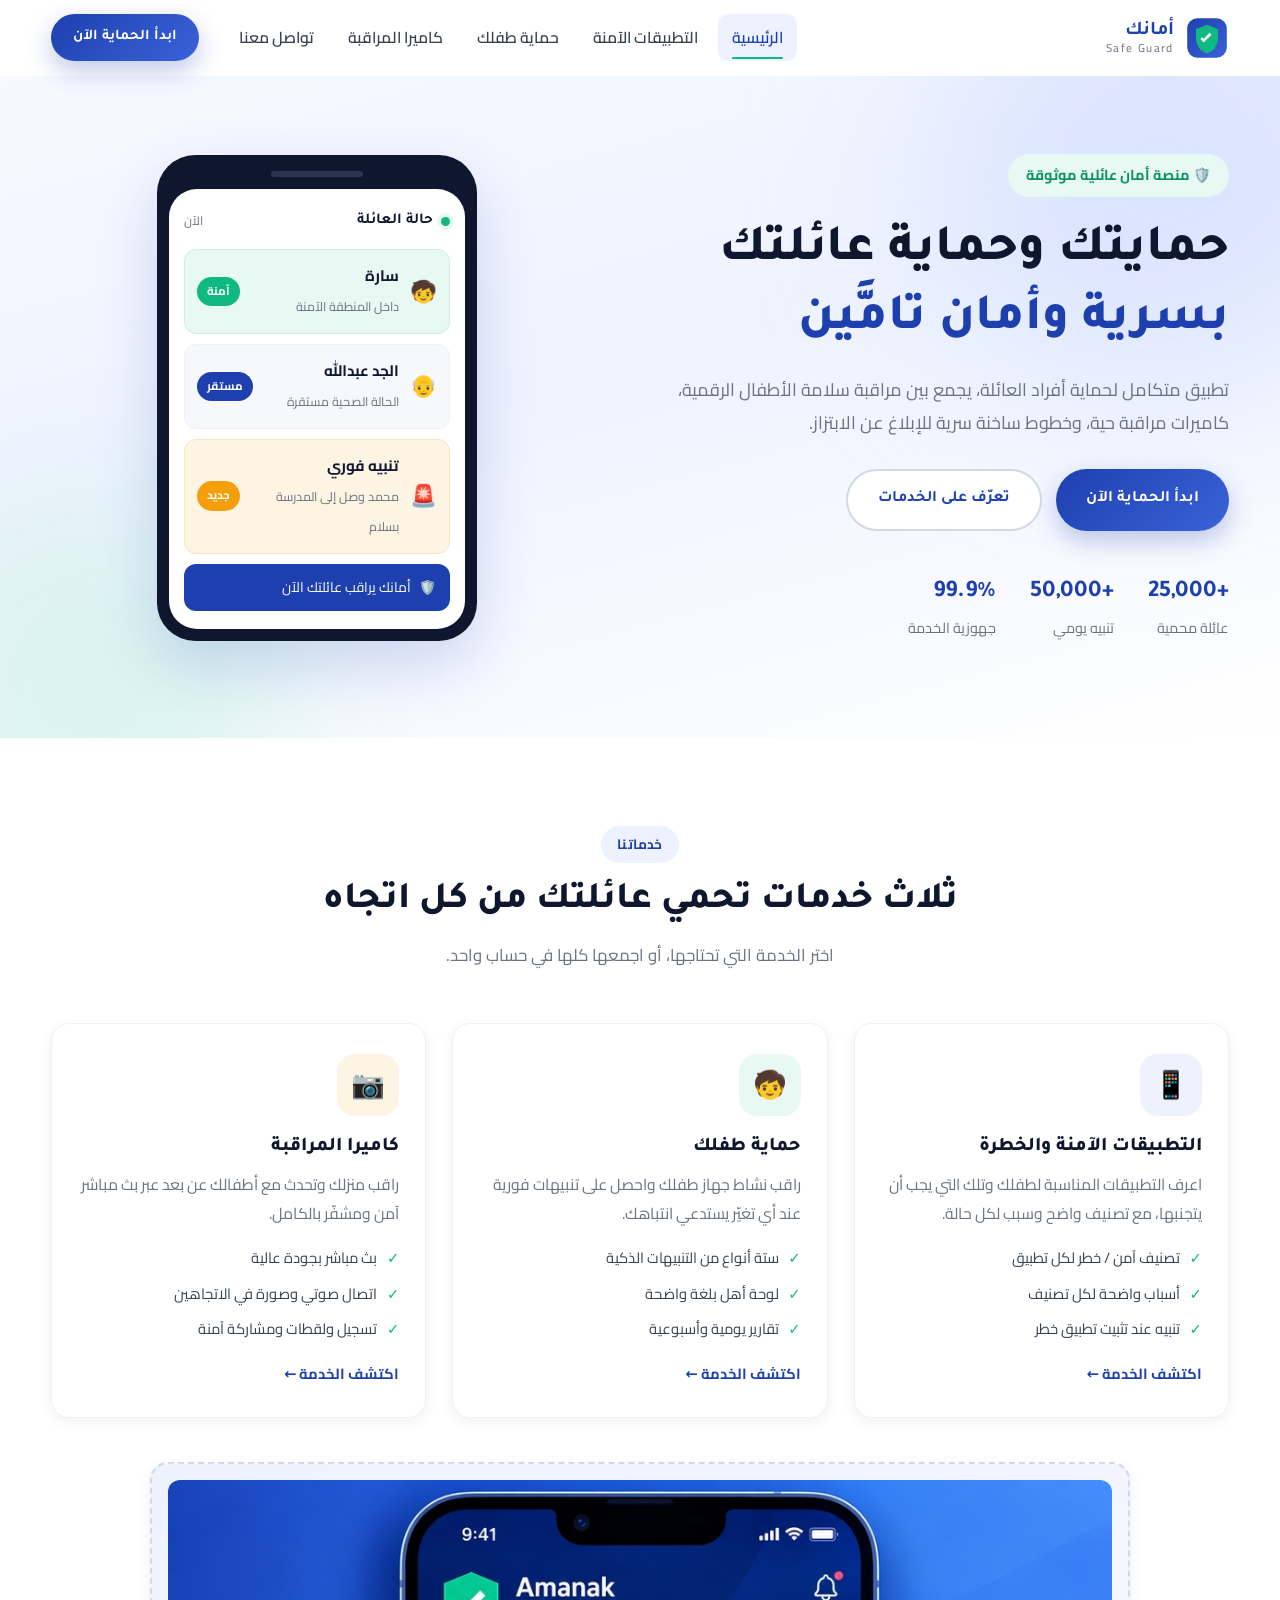
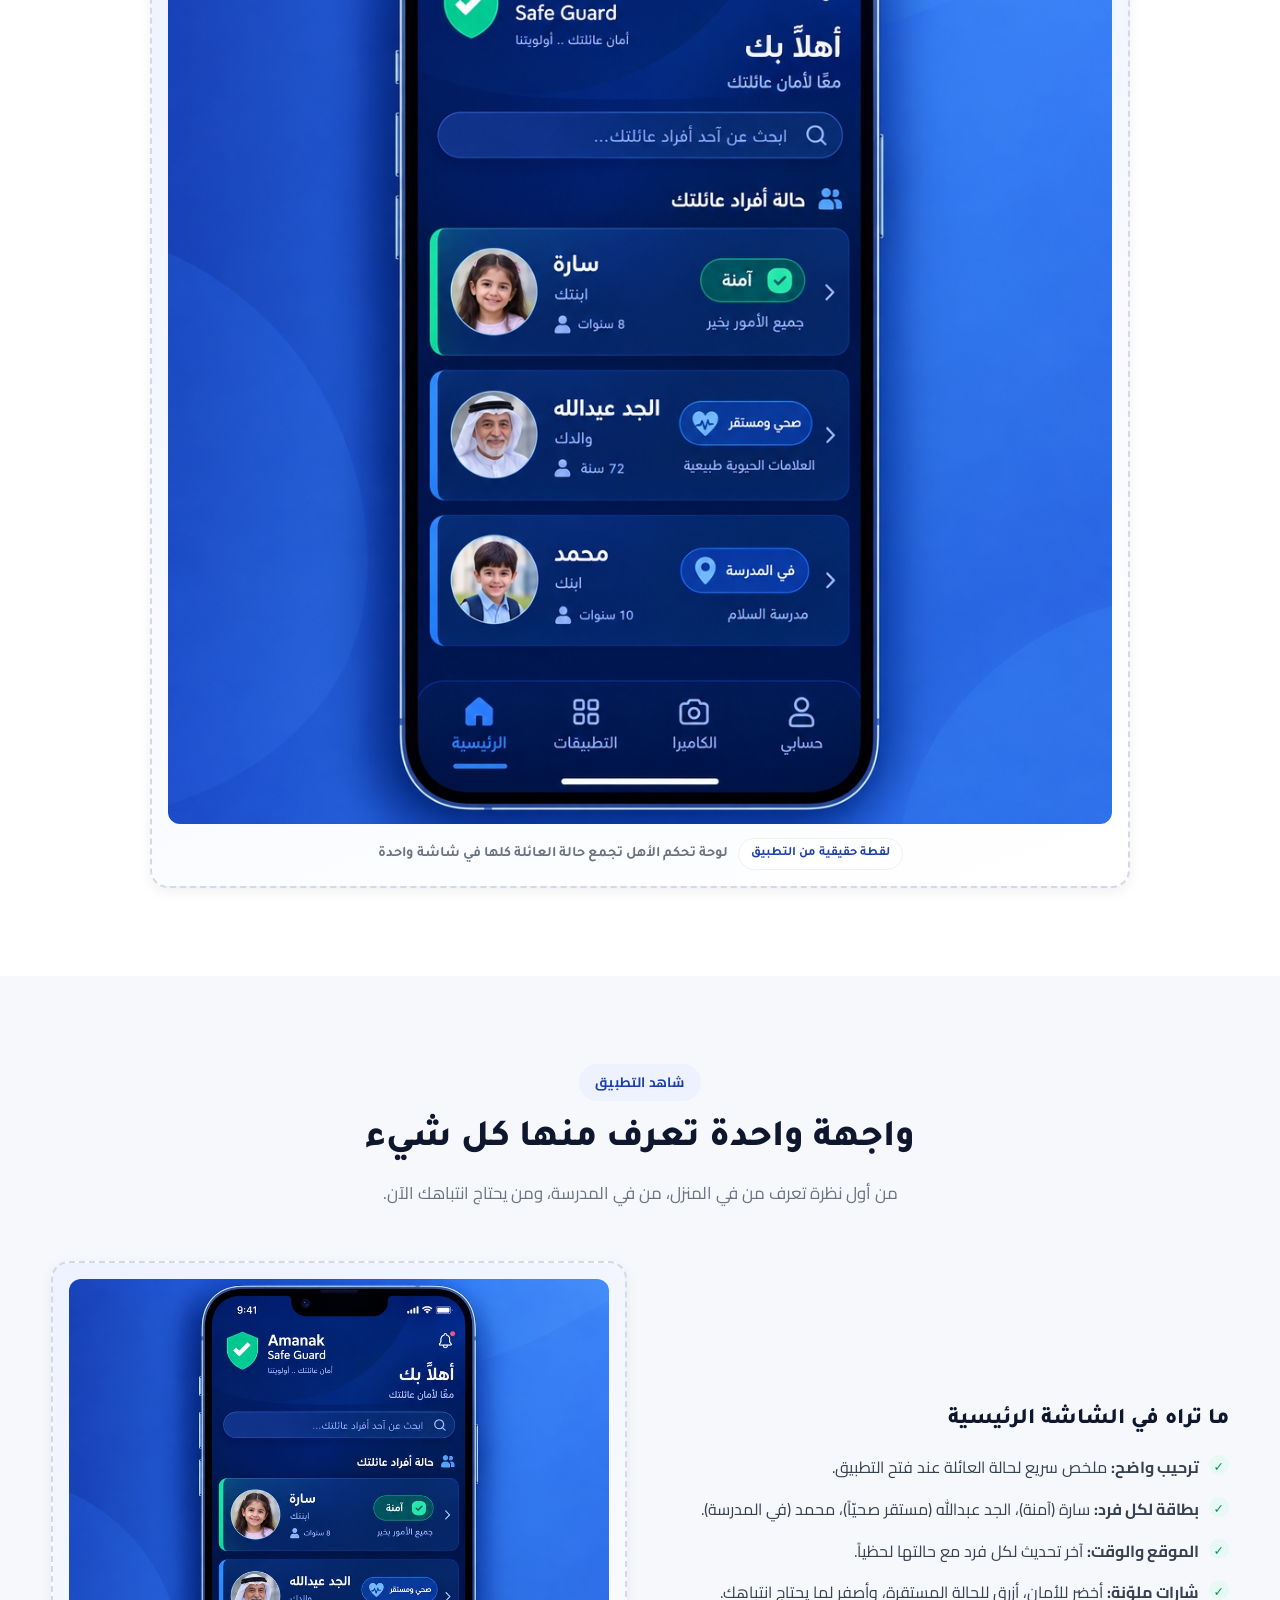
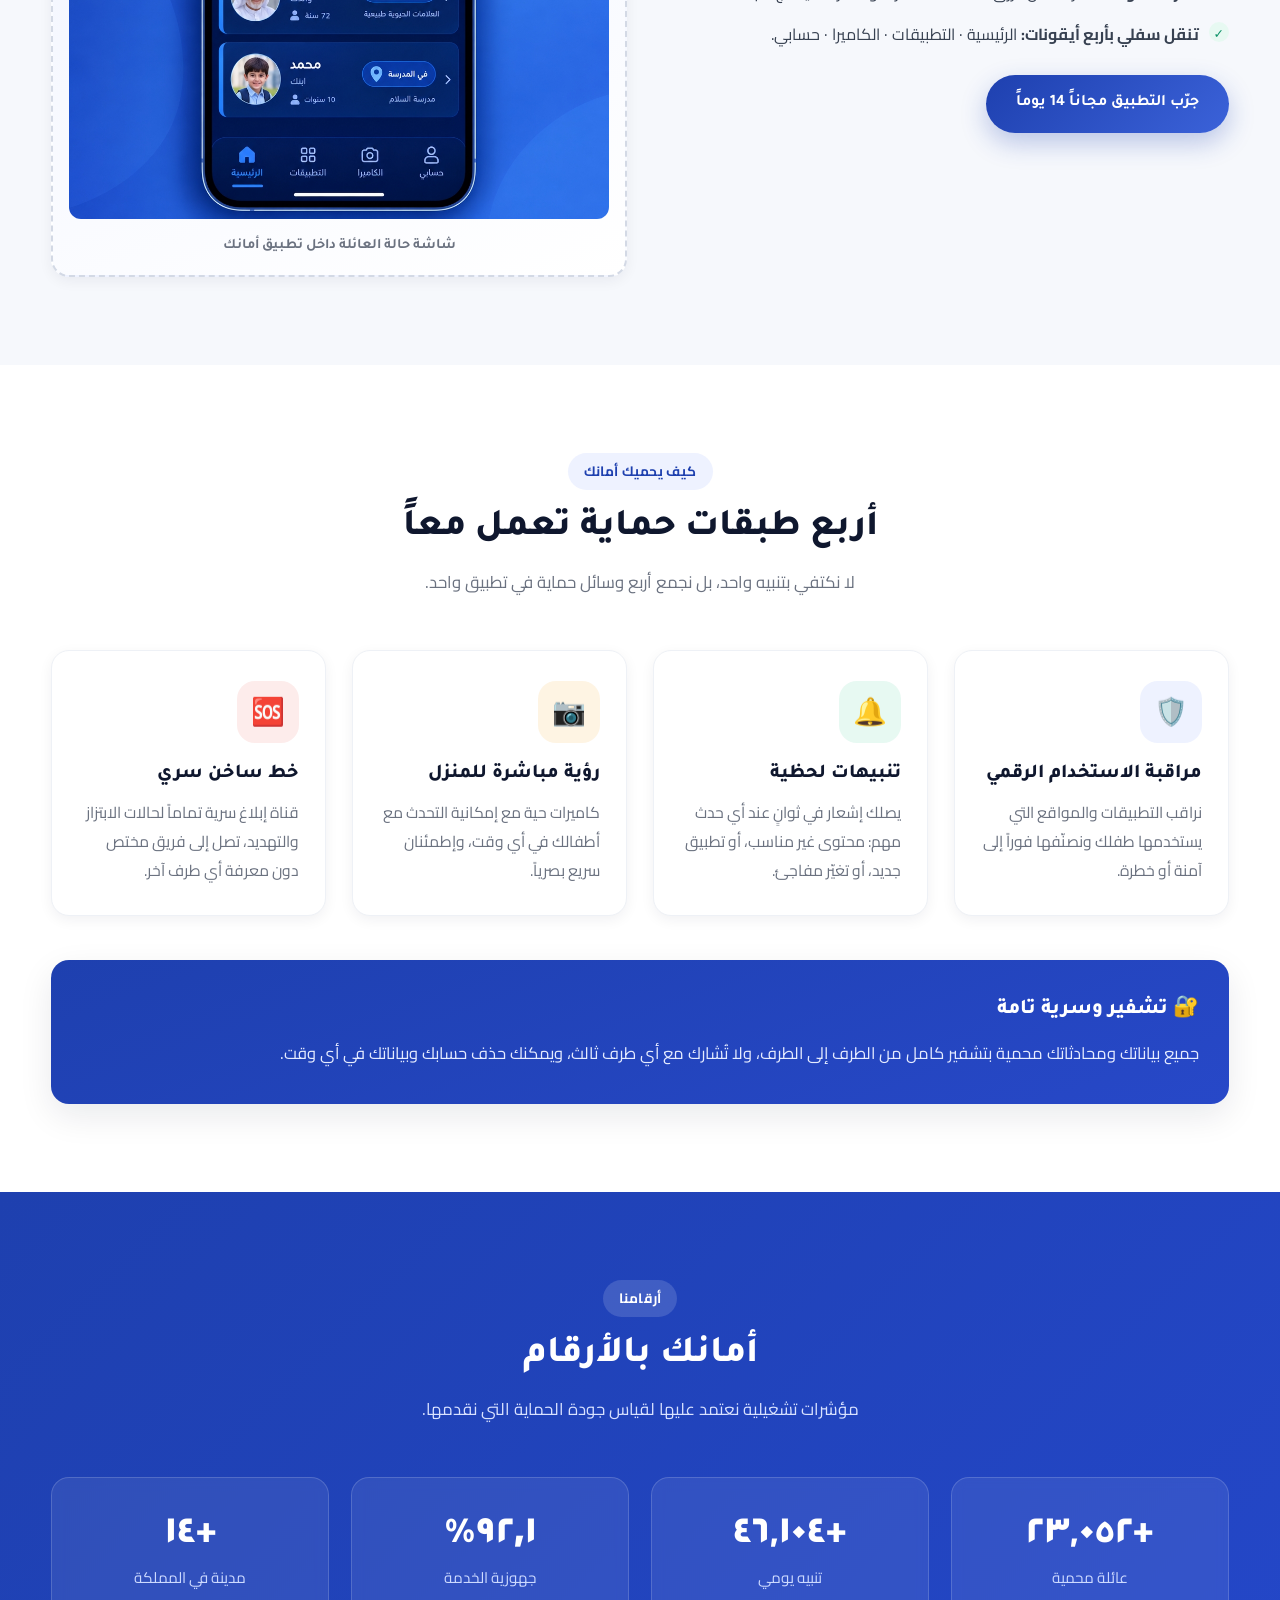
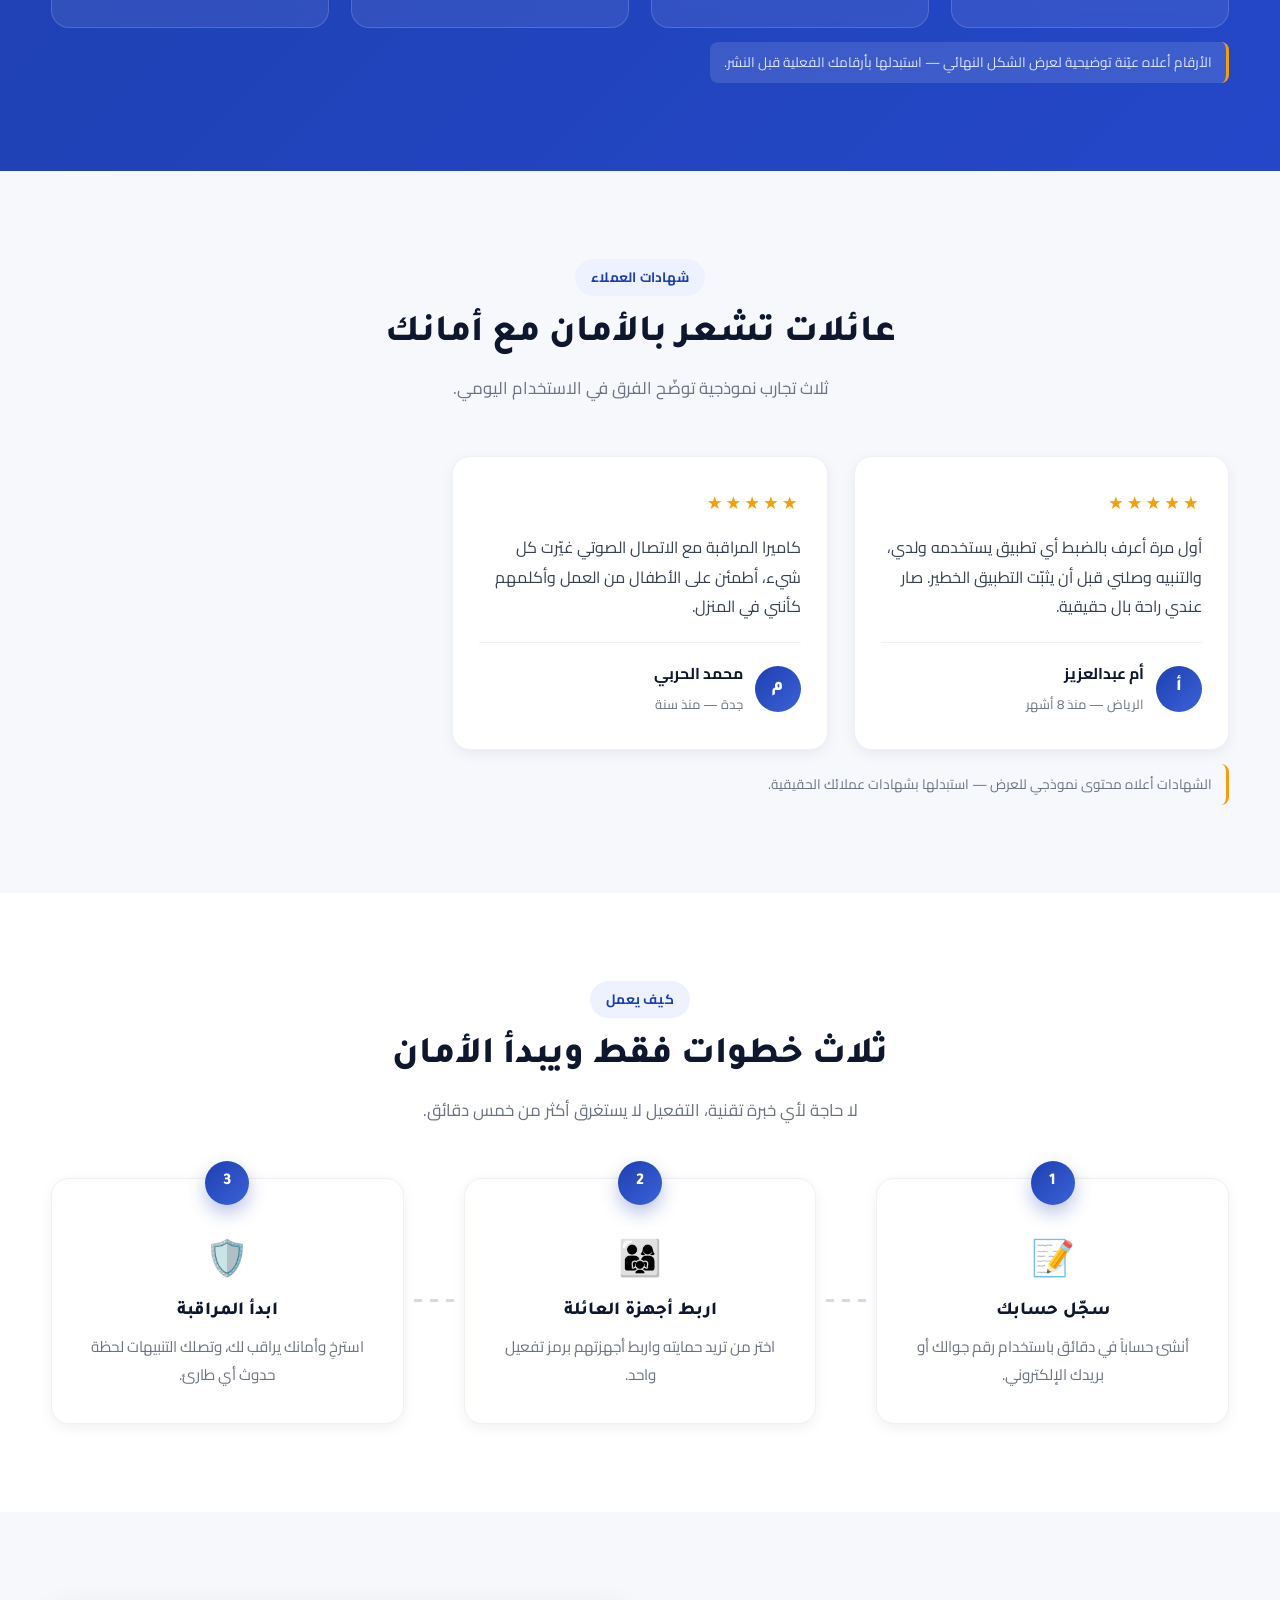
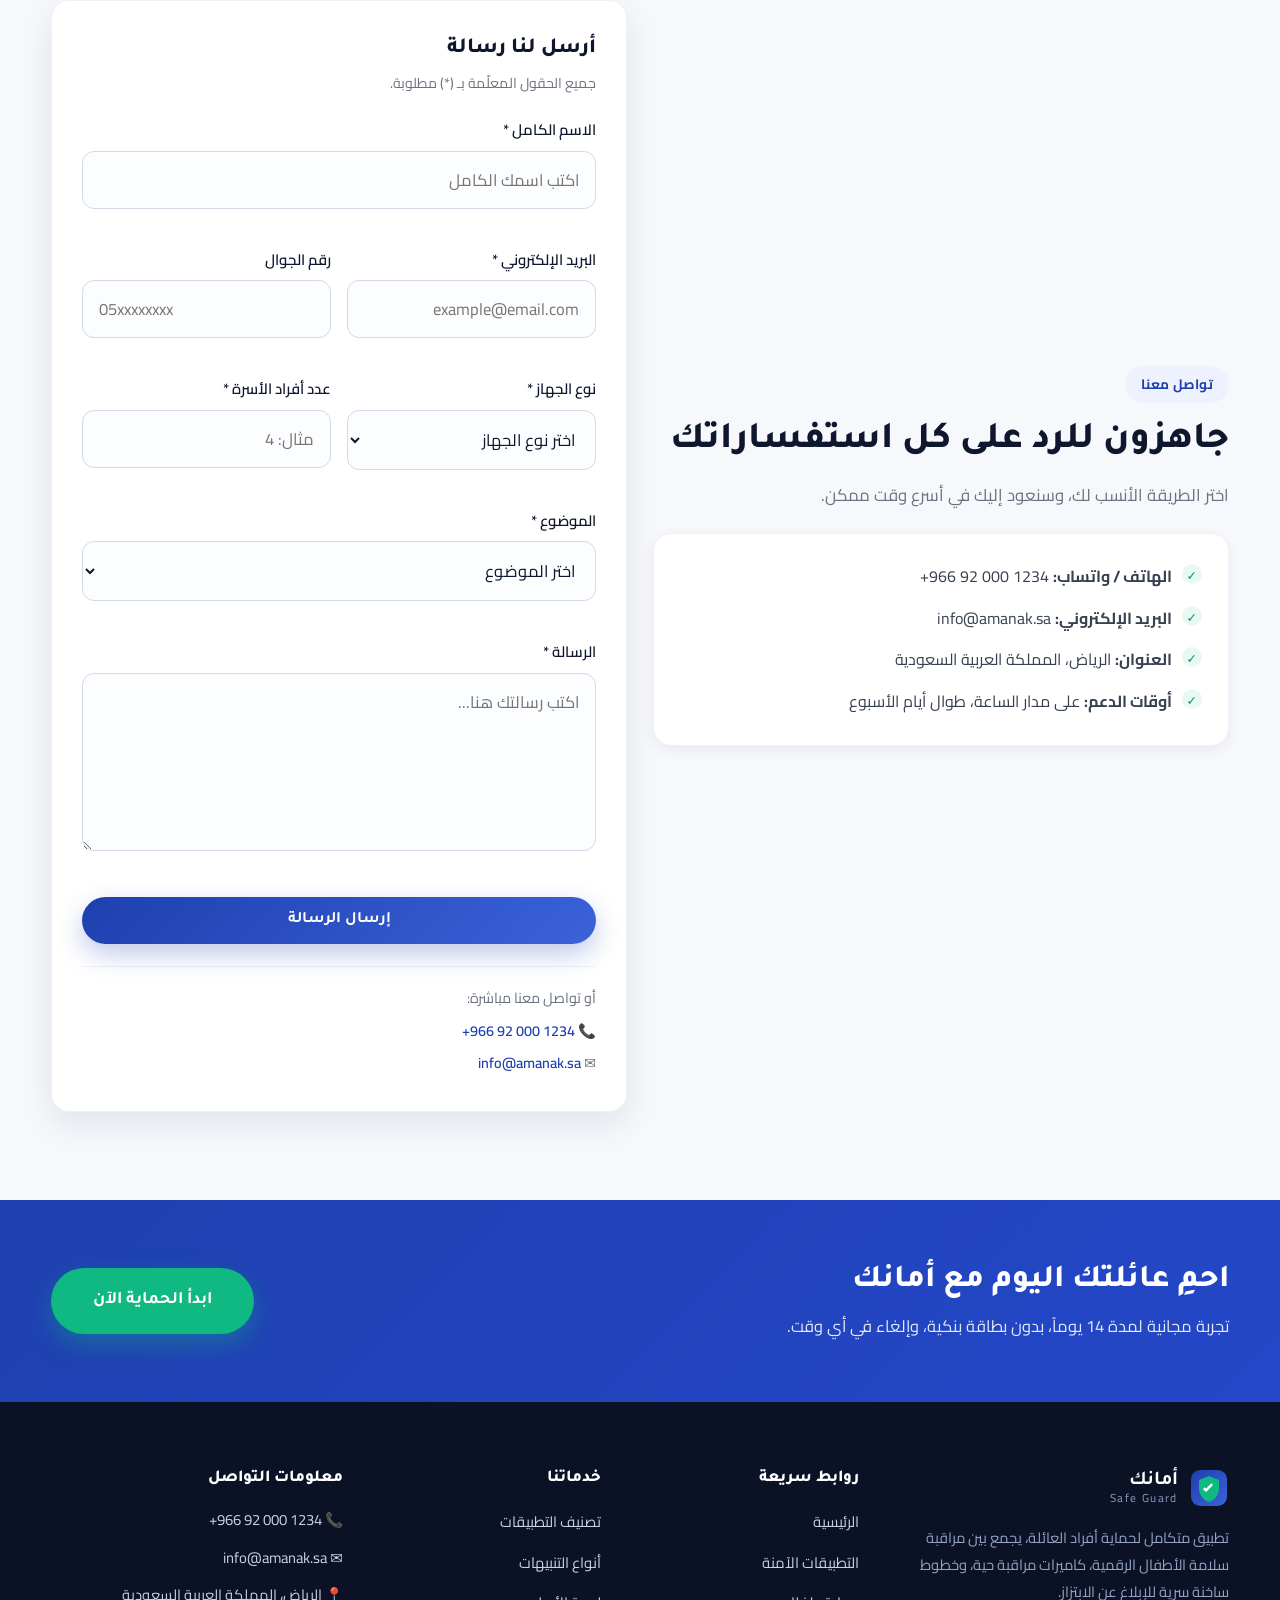
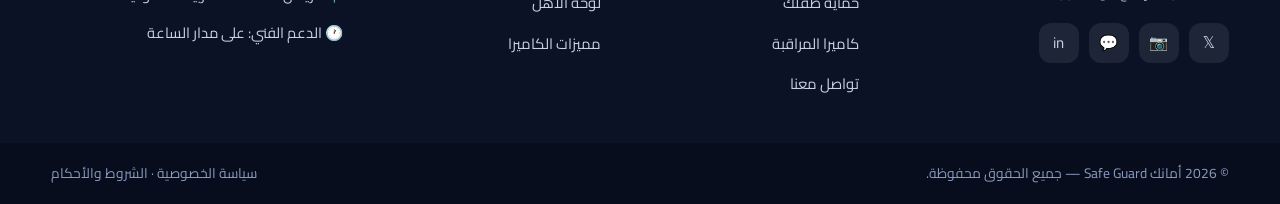
<file: index.html>
<!DOCTYPE html>
<!-- ============================================================
     أمانك - Safe Guard | الصفحة الرئيسية (index.html)
     موقع ثابت كامل بالعربية RTL — بدون أي backend
     ============================================================ -->
<html lang="ar" dir="rtl">
<head>
  <meta charset="UTF-8">
  <meta name="viewport" content="width=device-width, initial-scale=1.0">
  <meta name="description" content="أمانك Safe Guard — تطبيق متكامل لحماية أفراد العائلة، يجمع بين مراقبة سلامة الأطفال الرقمية، كاميرات مراقبة حية، وخطوط ساخنة سرية للإبلاغ عن الابتزاز.">
  <meta name="keywords" content="أمانك, Safe Guard, حماية الأطفال, التطبيقات الآمنة, كاميرا المراقبة, حماية عائلية">
  <title>أمانك | Safe Guard — حمايتك وحماية عائلتك</title>

  <link rel="preconnect" href="https://fonts.googleapis.com">
  <link rel="preconnect" href="https://fonts.gstatic.com" crossorigin>
  <link href="https://fonts.googleapis.com/css2?family=Cairo:wght@300;400;600;700;800&family=Tajawal:wght@400;500;700;800&display=swap" rel="stylesheet">
  <link rel="icon" type="image/svg+xml" href="images/logo.svg">
  <link rel="stylesheet" href="styles.css">
</head>
<body>

  <!-- شاشة التحميل -->
  <div class="loader" id="loader">
    <div class="loader__shield">
      <svg viewBox="0 0 24 24" width="42" height="42" aria-hidden="true">
        <path fill="#10B981" d="M12 1 3 5v6c0 5.55 3.84 10.74 9 12 5.16-1.26 9-6.45 9-12V5l-9-4z"/>
        <path fill="#ffffff" d="m10.6 14.8-2.8-2.8 1.1-1.1 1.7 1.7 4.1-4.1 1.1 1.1-5.2 5.2z"/>
      </svg>
    </div>
    <p class="loader__text">جارٍ تحضير أمانك...</p>
  </div>

  <button class="to-top" id="toTop" aria-label="العودة إلى أعلى الصفحة">&#8593;</button>

  <!-- الهيدر -->
  <header class="header" id="header">
    <div class="container header__inner">
      <a href="index.html" class="brand" aria-label="أمانك الصفحة الرئيسية">
        <img src="images/logo.svg" alt="شعار أمانك" class="brand__logo" width="44" height="44">
        <span class="brand__text"><strong>أمانك</strong><small>Safe Guard</small></span>
      </a>

      <nav class="nav" id="nav" aria-label="القائمة الرئيسية">
        <ul class="nav__list">
          <li><a href="index.html" class="nav__link is-active">الرئيسية</a></li>
          <li><a href="app-safety.html" class="nav__link">التطبيقات الآمنة</a></li>
          <li><a href="child-monitor.html" class="nav__link">حماية طفلك</a></li>
          <li><a href="camera.html" class="nav__link">كاميرا المراقبة</a></li>
          <li><a href="#contact" class="nav__link">تواصل معنا</a></li>
        </ul>
        <a href="#contact" class="btn btn--primary btn--sm nav__cta">ابدأ الحماية الآن</a>
      </nav>

      <button class="burger" id="burger" aria-label="فتح القائمة" aria-expanded="false">
        <span></span><span></span><span></span>
      </button>
    </div>
  </header>

  <main>

    <!-- ============ Hero ============ -->
    <section class="hero" id="hero">
      <div class="hero__glow hero__glow--one"></div>
      <div class="hero__glow hero__glow--two"></div>
      <div class="container hero__grid">
        <div class="hero__content reveal">
          <span class="badge">🛡️ منصة أمان عائلية موثوقة</span>
          <h1 class="hero__title">حمايتك وحماية عائلتك <span>بسرية وأمان تامَّين</span></h1>
          <p class="hero__subtitle">
            تطبيق متكامل لحماية أفراد العائلة، يجمع بين مراقبة سلامة الأطفال الرقمية،
            كاميرات مراقبة حية، وخطوط ساخنة سرية للإبلاغ عن الابتزاز.
          </p>
          <div class="hero__actions">
            <a href="#contact" class="btn btn--primary">ابدأ الحماية الآن</a>
            <a href="#services" class="btn btn--ghost">تعرّف على الخدمات</a>
          </div>
          <ul class="hero__stats">
            <li><strong>+25,000</strong><span>عائلة محمية</span></li>
            <li><strong>+50,000</strong><span>تنبيه يومي</span></li>
            <li><strong>99.9%</strong><span>جهوزية الخدمة</span></li>
          </ul>
        </div>

        <div class="hero__visual reveal">
          <div class="phone">
            <div class="phone__top"></div>
            <div class="phone__screen">
              <div class="phone__head">
                <span class="dot dot--green"></span>
                <p>حالة العائلة</p>
                <span class="phone__time">الآن</span>
              </div>

              <div class="phone__card phone__card--safe">
                <span class="phone__icon">🧒</span>
                <div><strong>سارة</strong><small>داخل المنطقة الآمنة</small></div>
                <span class="tag tag--green">آمنة</span>
              </div>

              <div class="phone__card">
                <span class="phone__icon">👴</span>
                <div><strong>الجد عبدالله</strong><small>الحالة الصحية مستقرة</small></div>
                <span class="tag tag--blue">مستقر</span>
              </div>

              <div class="phone__card phone__card--alert">
                <span class="phone__icon">🚨</span>
                <div><strong>تنبيه فوري</strong><small>محمد وصل إلى المدرسة بسلام</small></div>
                <span class="tag tag--amber">جديد</span>
              </div>

              <div class="phone__bar">
                <span>🛡️</span>
                <p>أمانك يراقب عائلتك الآن</p>
              </div>
            </div>
          </div>
        </div>
      </div>
    </section>

    <!-- ============ الخدمات الثلاث ============ -->
    <section class="section" id="services">
      <div class="container">
        <div class="section__head reveal">
          <span class="eyebrow">خدماتنا</span>
          <h2 class="section__title">ثلاث خدمات تحمي عائلتك من كل اتجاه</h2>
          <p class="section__lead">اختر الخدمة التي تحتاجها، أو اجمعها كلها في حساب واحد.</p>
        </div>

        <div class="grid grid--3">
          <article class="card card--feature card--link reveal">
            <div class="card__icon card__icon--blue">📱</div>
            <h3>التطبيقات الآمنة والخطرة</h3>
            <p>اعرف التطبيقات المناسبة لطفلك وتلك التي يجب أن يتجنبها، مع تصنيف واضح وسبب لكل حالة.</p>
            <ul class="card__list">
              <li>تصنيف آمن / خطر لكل تطبيق</li>
              <li>أسباب واضحة لكل تصنيف</li>
              <li>تنبيه عند تثبيت تطبيق خطر</li>
            </ul>
            <a href="app-safety.html" class="card__go">اكتشف الخدمة ←</a>
          </article>

          <article class="card card--feature card--link reveal">
            <div class="card__icon card__icon--green">🧒</div>
            <h3>حماية طفلك</h3>
            <p>راقب نشاط جهاز طفلك واحصل على تنبيهات فورية عند أي تغيّر يستدعي انتباهك.</p>
            <ul class="card__list">
              <li>ستة أنواع من التنبيهات الذكية</li>
              <li>لوحة أهل بلغة واضحة</li>
              <li>تقارير يومية وأسبوعية</li>
            </ul>
            <a href="child-monitor.html" class="card__go">اكتشف الخدمة ←</a>
          </article>

          <article class="card card--feature card--link reveal">
            <div class="card__icon card__icon--amber">📷</div>
            <h3>كاميرا المراقبة</h3>
            <p>راقب منزلك وتحدث مع أطفالك عن بعد عبر بث مباشر آمن ومشفّر بالكامل.</p>
            <ul class="card__list">
              <li>بث مباشر بجودة عالية</li>
              <li>اتصال صوتي وصورة في الاتجاهين</li>
              <li>تسجيل ولقطات ومشاركة آمنة</li>
            </ul>
            <a href="camera.html" class="card__go">اكتشف الخدمة ←</a>
          </article>
        </div>

        <div class="media-frame media-frame--wide reveal" style="margin-top:44px">
          <img src="images/dashboard-real.png" alt="واجهة تطبيق أمانك — لوحة تحكم الأهل مع حالة أفراد العائلة" class="reveal" loading="lazy">
          <div class="media-frame__caption">
            <span class="chip">لقطة حقيقية من التطبيق</span>
            <span>لوحة تحكم الأهل تجمع حالة العائلة كلها في شاشة واحدة</span>
          </div>
        </div>
      </div>
    </section>

    <!-- ============ شاهد التطبيق ============ -->
    <section class="section section--soft" id="app-preview">
      <div class="container">
        <div class="section__head reveal">
          <span class="eyebrow">شاهد التطبيق</span>
          <h2 class="section__title">واجهة واحدة تعرف منها كل شيء</h2>
          <p class="section__lead">من أول نظرة تعرف من في المنزل، من في المدرسة، ومن يحتاج انتباهك الآن.</p>
        </div>

        <div class="grid grid--2 grid--align">
          <div class="reveal">
            <h3 style="font-size:1.4rem;margin-bottom:12px">ما تراه في الشاشة الرئيسية</h3>
            <ul class="check-list">
              <li><strong>ترحيب واضح:</strong> ملخص سريع لحالة العائلة عند فتح التطبيق.</li>
              <li><strong>بطاقة لكل فرد:</strong> سارة (آمنة)، الجد عبدالله (مستقر صحيّاً)، محمد (في المدرسة).</li>
              <li><strong>الموقع والوقت:</strong> آخر تحديث لكل فرد مع حالتها لحظياً.</li>
              <li><strong>شارات ملوّنة:</strong> أخضر للأمان، أزرق للحالة المستقرة، وأصفر لما يحتاج انتباهك.</li>
              <li><strong>تنقل سفلي بأربع أيقونات:</strong> الرئيسية · التطبيقات · الكاميرا · حسابي.</li>
            </ul>
            <a href="#contact" class="btn btn--primary">جرّب التطبيق مجاناً 14 يوماً</a>
          </div>

          <div class="media-frame reveal">
            <img src="images/dashboard-real.png" alt="لوحة تحكم أمانك: بطاقات أفراد العائلة وحالة كل فرد" class="reveal" loading="lazy">
            <div class="media-frame__caption"><span>شاشة حالة العائلة داخل تطبيق أمانك</span></div>
          </div>
        </div>
      </div>
    </section>

    <!-- ============ كيف يحميك أمانك ============ -->
    <section class="section" id="how-protect">
      <div class="container">
        <div class="section__head reveal">
          <span class="eyebrow">كيف يحميك أمانك</span>
          <h2 class="section__title">أربع طبقات حماية تعمل معاً</h2>
          <p class="section__lead">لا نكتفي بتنبيه واحد، بل نجمع أربع وسائل حماية في تطبيق واحد.</p>
        </div>

        <div class="grid grid--4">
          <article class="card card--feature reveal">
            <div class="card__icon card__icon--blue">🛡️</div>
            <h3>مراقبة الاستخدام الرقمي</h3>
            <p>نراقب التطبيقات والمواقع التي يستخدمها طفلك ونصنّفها فوراً إلى آمنة أو خطرة.</p>
          </article>

          <article class="card card--feature reveal">
            <div class="card__icon card__icon--green">🔔</div>
            <h3>تنبيهات لحظية</h3>
            <p>يصلك إشعار في ثوانٍ عند أي حدث مهم: محتوى غير مناسب، أو تطبيق جديد، أو تغيّر مفاجئ.</p>
          </article>

          <article class="card card--feature reveal">
            <div class="card__icon card__icon--amber">📷</div>
            <h3>رؤية مباشرة للمنزل</h3>
            <p>كاميرات حية مع إمكانية التحدث مع أطفالك في أي وقت، وإطمئنان سريع بصرياً.</p>
          </article>

          <article class="card card--feature reveal">
            <div class="card__icon card__icon--red">🆘</div>
            <h3>خط ساخن سري</h3>
            <p>قناة إبلاغ سرية تماماً لحالات الابتزاز والتهديد، تصل إلى فريق مختص دون معرفة أي طرف آخر.</p>
          </article>
        </div>

        <div class="quote-box reveal" style="margin-top:44px">
          <h3>🔐 تشفير وسرية تامة</h3>
          <p style="color:#e6ecff">
            جميع بياناتك ومحادثاتك محمية بتشفير كامل من الطرف إلى الطرف، ولا تُشارك مع أي طرف ثالث،
            ويمكنك حذف حسابك وبياناتك في أي وقت.
          </p>
        </div>
      </div>
    </section>

    <!-- ============ الإحصائيات المتحركة ============ -->
    <section class="section section--stats" id="stats">
      <div class="container">
        <div class="section__head reveal">
          <span class="eyebrow">أرقامنا</span>
          <h2 class="section__title">أمانك بالأرقام</h2>
          <p class="section__lead">مؤشرات تشغيلية نعتمد عليها لقياس جودة الحماية التي نقدمها.</p>
        </div>

        <div class="stats-row">
          <div class="stat-card reveal">
            <strong class="stat-number" data-count="25000" data-prefix="+" data-suffix="">0</strong>
            <span class="stat-label">عائلة محمية</span>
          </div>
          <div class="stat-card reveal">
            <strong class="stat-number" data-count="50000" data-prefix="+" data-suffix="">0</strong>
            <span class="stat-label">تنبيه يومي</span>
          </div>
          <div class="stat-card reveal">
            <strong class="stat-number" data-count="99.9" data-suffix="%" data-decimals="1">0</strong>
            <span class="stat-label">جهوزية الخدمة</span>
          </div>
          <div class="stat-card reveal">
            <strong class="stat-number" data-count="15" data-prefix="+" data-suffix="">0</strong>
            <span class="stat-label">مدينة في المملكة</span>
          </div>
        </div>
        <p class="text-center note-line" style="background:rgba(255,255,255,.12);color:#dbe4ff;border-color:#f59e0b">
          الأرقام أعلاه عيّنة توضيحية لعرض الشكل النهائي — استبدلها بأرقامك الفعلية قبل النشر.
        </p>
      </div>
    </section>

    <!-- ============ شهادات العملاء ============ -->
    <section class="section section--testimonials" id="testimonials">
      <div class="container">
        <div class="section__head reveal">
          <span class="eyebrow">شهادات العملاء</span>
          <h2 class="section__title">عائلات تشعر بالأمان مع أمانك</h2>
          <p class="section__lead">ثلاث تجارب نموذجية توضّح الفرق في الاستخدام اليومي.</p>
        </div>

        <div class="grid grid--3">
          <figure class="testimonial-card reveal">
            <div class="testimonial-card__stars">★★★★★</div>
            <blockquote class="testimonial-card__text">
              أول مرة أعرف بالضبط أي تطبيق يستخدمه ولدي، والتنبيه وصلني قبل أن يثبّت التطبيق الخطير.
              صار عندي راحة بال حقيقية.
            </blockquote>
            <figcaption class="testimonial-card__person">
              <span class="avatar">أ</span>
              <div><strong>أم عبدالعزيز</strong><small>الرياض — منذ 8 أشهر</small></div>
            </figcaption>
          </figure>

          <figure class="testimonial-card reveal">
            <div class="testimonial-card__stars">★★★★★</div>
            <blockquote class="testimonial-card__text">
              كاميرا المراقبة مع الاتصال الصوتي غيّرت كل شيء، أطمئن على الأطفال من العمل وأكلمهم
              كأنني في المنزل.
            </blockquote>
            <figcaption class="testimonial-card__person">
              <span class="avatar">م</span>
              <div><strong>محمد الحربي</strong><small>جدة — منذ سنة</small></div>
            </figcaption>
          </figure>

          <figure class="testimonial-card reveal">
            <div class="testimonial-card__stars">★★★★★</div>
            <blockquote class="testimonial-card__text">
              اللوحة واضحة جداً وكل شيء في شاشة واحدة، والدعم الفني بالعربية يرد فعلاً وليس آلياً.
              أنصح به كل أسرة.
            </blockquote>
            <figcaption class="testimonial-card__person">
              <span class="avatar">ن</span>
              <div><strong>نورة القحطاني</strong><small>الدمام — منذ 5 أشهر</small></div>
            </figcaption>
          </figure>
        </div>
        <p class="text-center note-line">الشهادات أعلاه محتوى نموذجي للعرض — استبدلها بشهادات عملائك الحقيقية.</p>
      </div>
    </section>

    <!-- ============ كيف يعمل ============ -->
    <section class="section" id="how">
      <div class="container">
        <div class="section__head reveal">
          <span class="eyebrow">كيف يعمل</span>
          <h2 class="section__title">ثلاث خطوات فقط ويبدأ الأمان</h2>
          <p class="section__lead">لا حاجة لأي خبرة تقنية، التفعيل لا يستغرق أكثر من خمس دقائق.</p>
        </div>

        <div class="steps">
          <div class="step reveal">
            <span class="step__num">1</span>
            <div class="step__icon">📝</div>
            <h3>سجّل حسابك</h3>
            <p>أنشئ حساباً في دقائق باستخدام رقم جوالك أو بريدك الإلكتروني.</p>
          </div>
          <div class="step__line" aria-hidden="true"></div>
          <div class="step reveal">
            <span class="step__num">2</span>
            <div class="step__icon">👨‍👩‍👧</div>
            <h3>اربط أجهزة العائلة</h3>
            <p>اختر من تريد حمايته واربط أجهزتهم برمز تفعيل واحد.</p>
          </div>
          <div class="step__line" aria-hidden="true"></div>
          <div class="step reveal">
            <span class="step__num">3</span>
            <div class="step__icon">🛡️</div>
            <h3>ابدأ المراقبة</h3>
            <p>استرخِ وأمانك يراقب لك، وتصلك التنبيهات لحظة حدوث أي طارئ.</p>
          </div>
        </div>
      </div>
    </section>

    <!-- ============ تواصل معنا ============ -->
    <section class="section section--soft" id="contact">
      <div class="container grid grid--2 grid--align">

        <div class="reveal">
          <span class="eyebrow">تواصل معنا</span>
          <h2 class="section__title">جاهزون للرد على كل استفساراتك</h2>
          <p class="section__lead">اختر الطريقة الأنسب لك، وسنعود إليك في أسرع وقت ممكن.</p>

          <ul class="check-list check-list--boxed" style="margin-top:22px">
            <li><strong>الهاتف / واتساب:</strong> <a href="tel:+966920001234" dir="ltr">+966 92 000 1234</a></li>
            <li><strong>البريد الإلكتروني:</strong> <a href="mailto:info@amanak.sa">info@amanak.sa</a></li>
            <li><strong>العنوان:</strong> الرياض، المملكة العربية السعودية</li>
            <li><strong>أوقات الدعم:</strong> على مدار الساعة، طوال أيام الأسبوع</li>
          </ul>
        </div>

        <div class="form-card reveal">
          <h3>أرسل لنا رسالة</h3>
          <p class="form-card__hint">جميع الحقول المعلّمة بـ (*) مطلوبة.</p>

          <!-- نموذج يعمل من جهة المتصفح فقط (بدون backend) -->
          <form id="contactForm" novalidate>
            <div class="field">
              <label for="name">الاسم الكامل *</label>
              <input type="text" id="name" name="name" placeholder="اكتب اسمك الكامل" required>
              <small class="error" data-error-for="name"></small>
            </div>

            <div class="field-row">
              <div class="field">
                <label for="email">البريد الإلكتروني *</label>
                <input type="email" id="email" name="email" placeholder="example@email.com" required>
                <small class="error" data-error-for="email"></small>
              </div>
              <div class="field">
                <label for="phone">رقم الجوال</label>
                <input type="tel" id="phone" name="phone" placeholder="05xxxxxxxx" dir="ltr">
                <small class="error" data-error-for="phone"></small>
              </div>
            </div>

            <div class="field-row">
              <div class="field">
                <label for="device">نوع الجهاز *</label>
                <select id="device" name="device" required>
                  <option value="">اختر نوع الجهاز</option>
                  <option value="ios">آيفون / آيباد (iOS)</option>
                  <option value="android">أندرويد</option>
                  <option value="both">الاثنان معاً</option>
                  <option value="other">جهاز آخر</option>
                </select>
                <small class="error" data-error-for="device"></small>
              </div>
              <div class="field">
                <label for="members">عدد أفراد الأسرة *</label>
                <input type="number" id="members" name="members" min="1" max="30" placeholder="مثال: 4" required>
                <small class="error" data-error-for="members"></small>
              </div>
            </div>

            <div class="field">
              <label for="subject">الموضوع *</label>
              <select id="subject" name="subject" required>
                <option value="">اختر الموضوع</option>
                <option value="subscribe">الاشتراك في باقة</option>
                <option value="support">دعم فني</option>
                <option value="demo">طلب عرض توضيحي</option>
                <option value="other">استفسار آخر</option>
              </select>
              <small class="error" data-error-for="subject"></small>
            </div>

            <div class="field">
              <label for="message">الرسالة *</label>
              <textarea id="message" name="message" rows="5" placeholder="اكتب رسالتك هنا..." required></textarea>
              <small class="error" data-error-for="message"></small>
            </div>

            <button type="submit" class="btn btn--primary btn--full">إرسال الرسالة</button>
            <p class="form-success" id="formSuccess" role="status" hidden>
              ✅ تم استلام رسالتك بنجاح، وسيتواصل معك فريق أمانك قريباً على نفس البيانات.
            </p>

            <div class="form-contact-line">
              <span>أو تواصل معنا مباشرة:</span>
              <span>📞 <a href="tel:+966920001234" dir="ltr">+966 92 000 1234</a></span>
              <span>✉️ <a href="mailto:info@amanak.sa">info@amanak.sa</a></span>
            </div>
          </form>
        </div>

      </div>
    </section>

    <!-- ============ CTA ============ -->
    <section class="cta">
      <div class="container cta__inner reveal">
        <div>
          <h2>احمِ عائلتك اليوم مع أمانك</h2>
          <p>تجربة مجانية لمدة 14 يوماً، بدون بطاقة بنكية، وإلغاء في أي وقت.</p>
        </div>
        <a href="#contact" class="btn btn--primary btn--lg">ابدأ الحماية الآن</a>
      </div>
    </section>

  </main>

  <!-- الفوتر -->
  <footer class="footer">
    <div class="container footer__grid">
      <div class="footer__col">
        <a href="index.html" class="brand brand--footer">
          <img src="images/logo.svg" alt="شعار أمانك" width="40" height="40">
          <span class="brand__text"><strong>أمانك</strong><small>Safe Guard</small></span>
        </a>
        <p class="footer__about">
          تطبيق متكامل لحماية أفراد العائلة، يجمع بين مراقبة سلامة الأطفال الرقمية،
          كاميرات مراقبة حية، وخطوط ساخنة سرية للإبلاغ عن الابتزاز.
        </p>
        <div class="social">
          <a href="#" aria-label="تويتر">𝕏</a>
          <a href="#" aria-label="إنستغرام">📷</a>
          <a href="#" aria-label="واتساب">💬</a>
          <a href="#" aria-label="لينكدإن">in</a>
        </div>
      </div>

      <div class="footer__col">
        <h4>روابط سريعة</h4>
        <ul>
          <li><a href="index.html">الرئيسية</a></li>
          <li><a href="app-safety.html">التطبيقات الآمنة</a></li>
          <li><a href="child-monitor.html">حماية طفلك</a></li>
          <li><a href="camera.html">كاميرا المراقبة</a></li>
          <li><a href="#contact">تواصل معنا</a></li>
        </ul>
      </div>

      <div class="footer__col">
        <h4>خدماتنا</h4>
        <ul>
          <li><a href="app-safety.html">تصنيف التطبيقات</a></li>
          <li><a href="child-monitor.html#alerts">أنواع التنبيهات</a></li>
          <li><a href="child-monitor.html#parent-panel">لوحة الأهل</a></li>
          <li><a href="camera.html#features">مميزات الكاميرا</a></li>
        </ul>
      </div>

      <div class="footer__col">
        <h4>معلومات التواصل</h4>
        <ul class="footer__contact">
          <li>📞 <a href="tel:+966920001234" dir="ltr">+966 92 000 1234</a></li>
          <li>✉️ <a href="mailto:info@amanak.sa">info@amanak.sa</a></li>
          <li>📍 الرياض، المملكة العربية السعودية</li>
          <li>🕐 الدعم الفني: على مدار الساعة</li>
        </ul>
      </div>
    </div>

    <div class="footer__bottom">
      <div class="container">
        <p>© <span id="year">2026</span> أمانك Safe Guard — جميع الحقوق محفوظة.</p>
        <p>سياسة الخصوصية · الشروط والأحكام</p>
      </div>
    </div>
  </footer>

  <!-- ============ النافذة المنبثقة للعرض الخاص (بعد 30 ثانية) ============ -->
  <div class="modal" id="promoModal" role="dialog" aria-modal="true" aria-labelledby="promoTitle" aria-hidden="true">
    <div class="modal__dialog">
      <button type="button" class="modal__close" data-modal-close aria-label="إغلاق النافذة">✕</button>
      <span class="modal__badge">⏳ عرض خاص لمدة محدودة</span>
      <h3 class="modal__title" id="promoTitle">خصم 30% على باقة العائلة</h3>
      <p class="modal__text">
        احمِ كل أفراد عائلتك في حساب واحد، مع كاميرات المراقبة والتنبيهات الفورية.
      </p>
      <p class="modal__price"><s>199 ريال</s> <strong>139 ريال</strong> <small>/شهرياً</small></p>
      <ul class="modal__list">
        <li>عدد أفراد غير محدود</li>
        <li>مناطق آمنة غير محدودة</li>
        <li>ربط كاميرات المراقبة</li>
        <li>تقارير أسبوعية مفصّلة</li>
        <li>مدير حساب مخصص</li>
      </ul>
      <div class="modal__actions">
        <button type="button" class="btn btn--primary btn--full" data-modal-cta>اشترك الآن بالسعر المخفّض</button>
        <button type="button" class="btn btn--ghost btn--full" data-modal-close>لاحقاً</button>
      </div>
      <p class="modal__note">يظهر هذا العرض مرة واحدة في كل جلسة تصفّح.</p>
    </div>
  </div>

  <script src="script.js"></script>
</body>
</html>
</file>
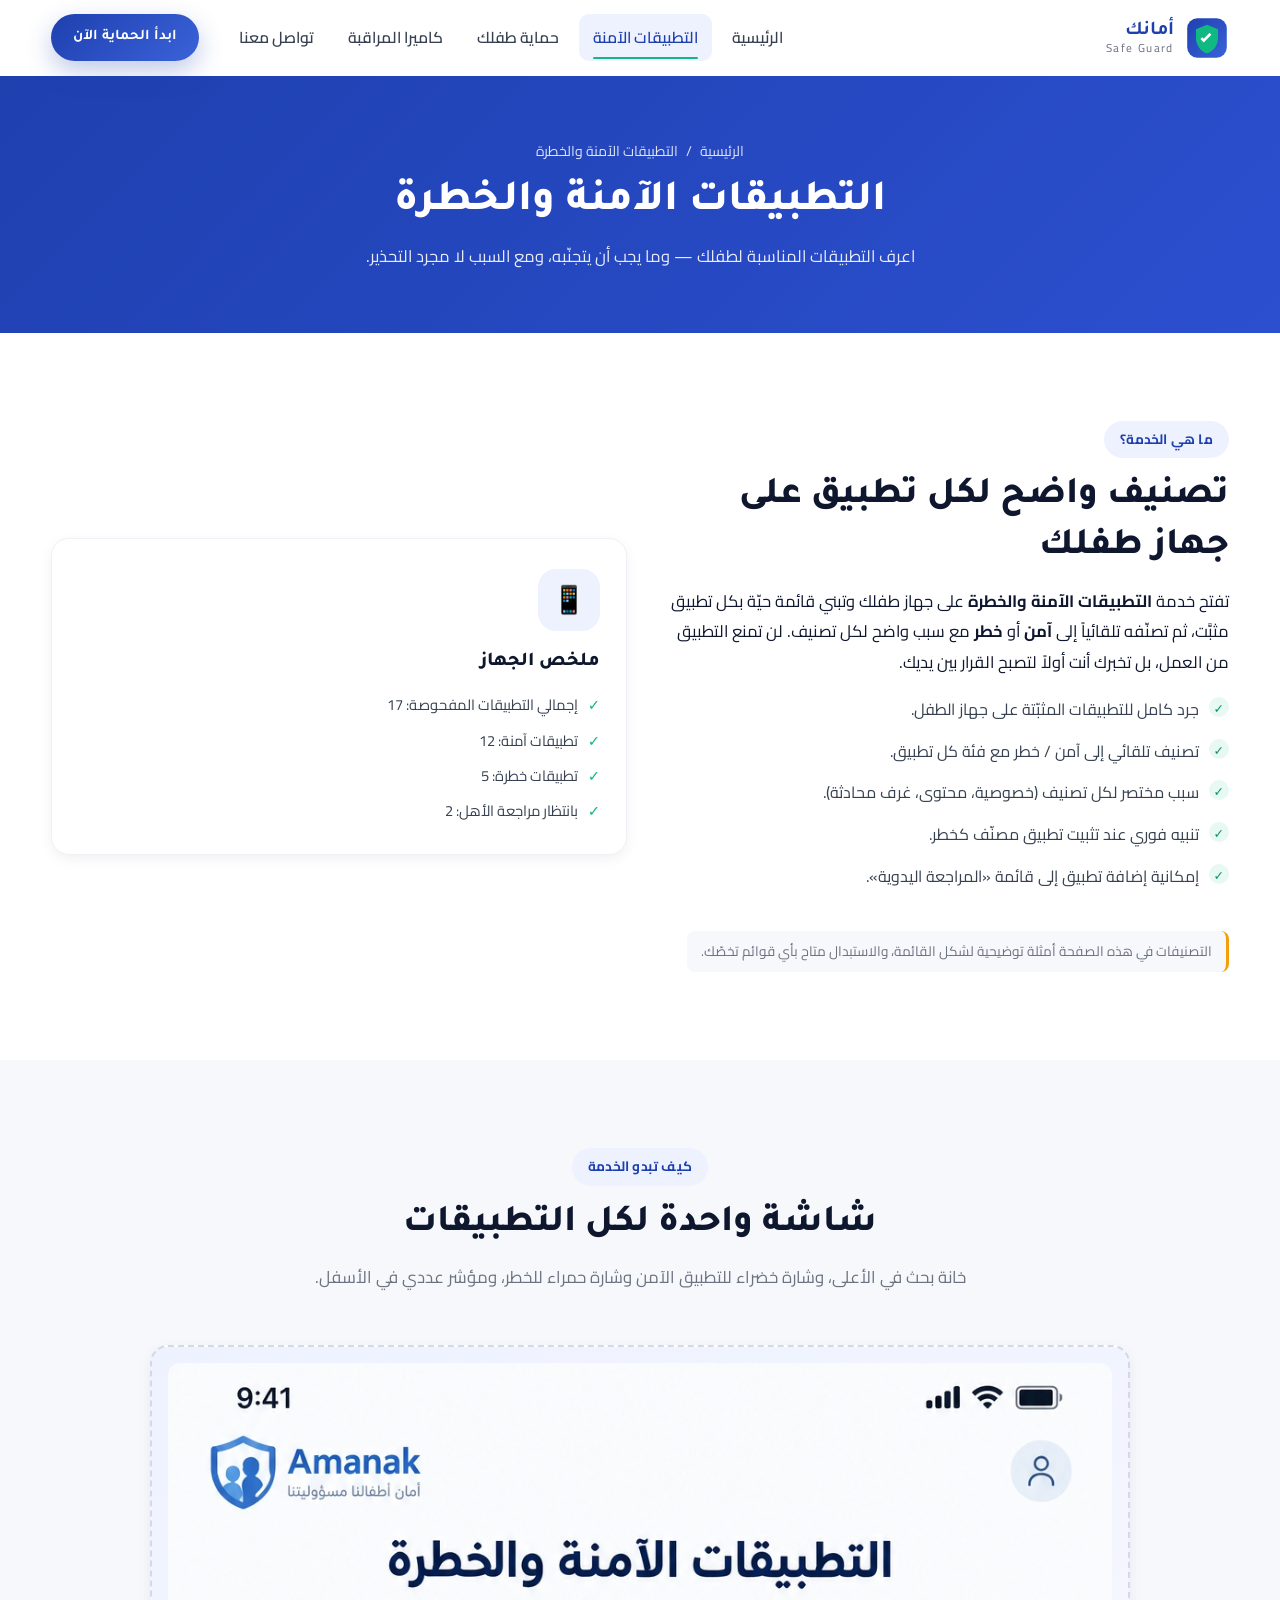
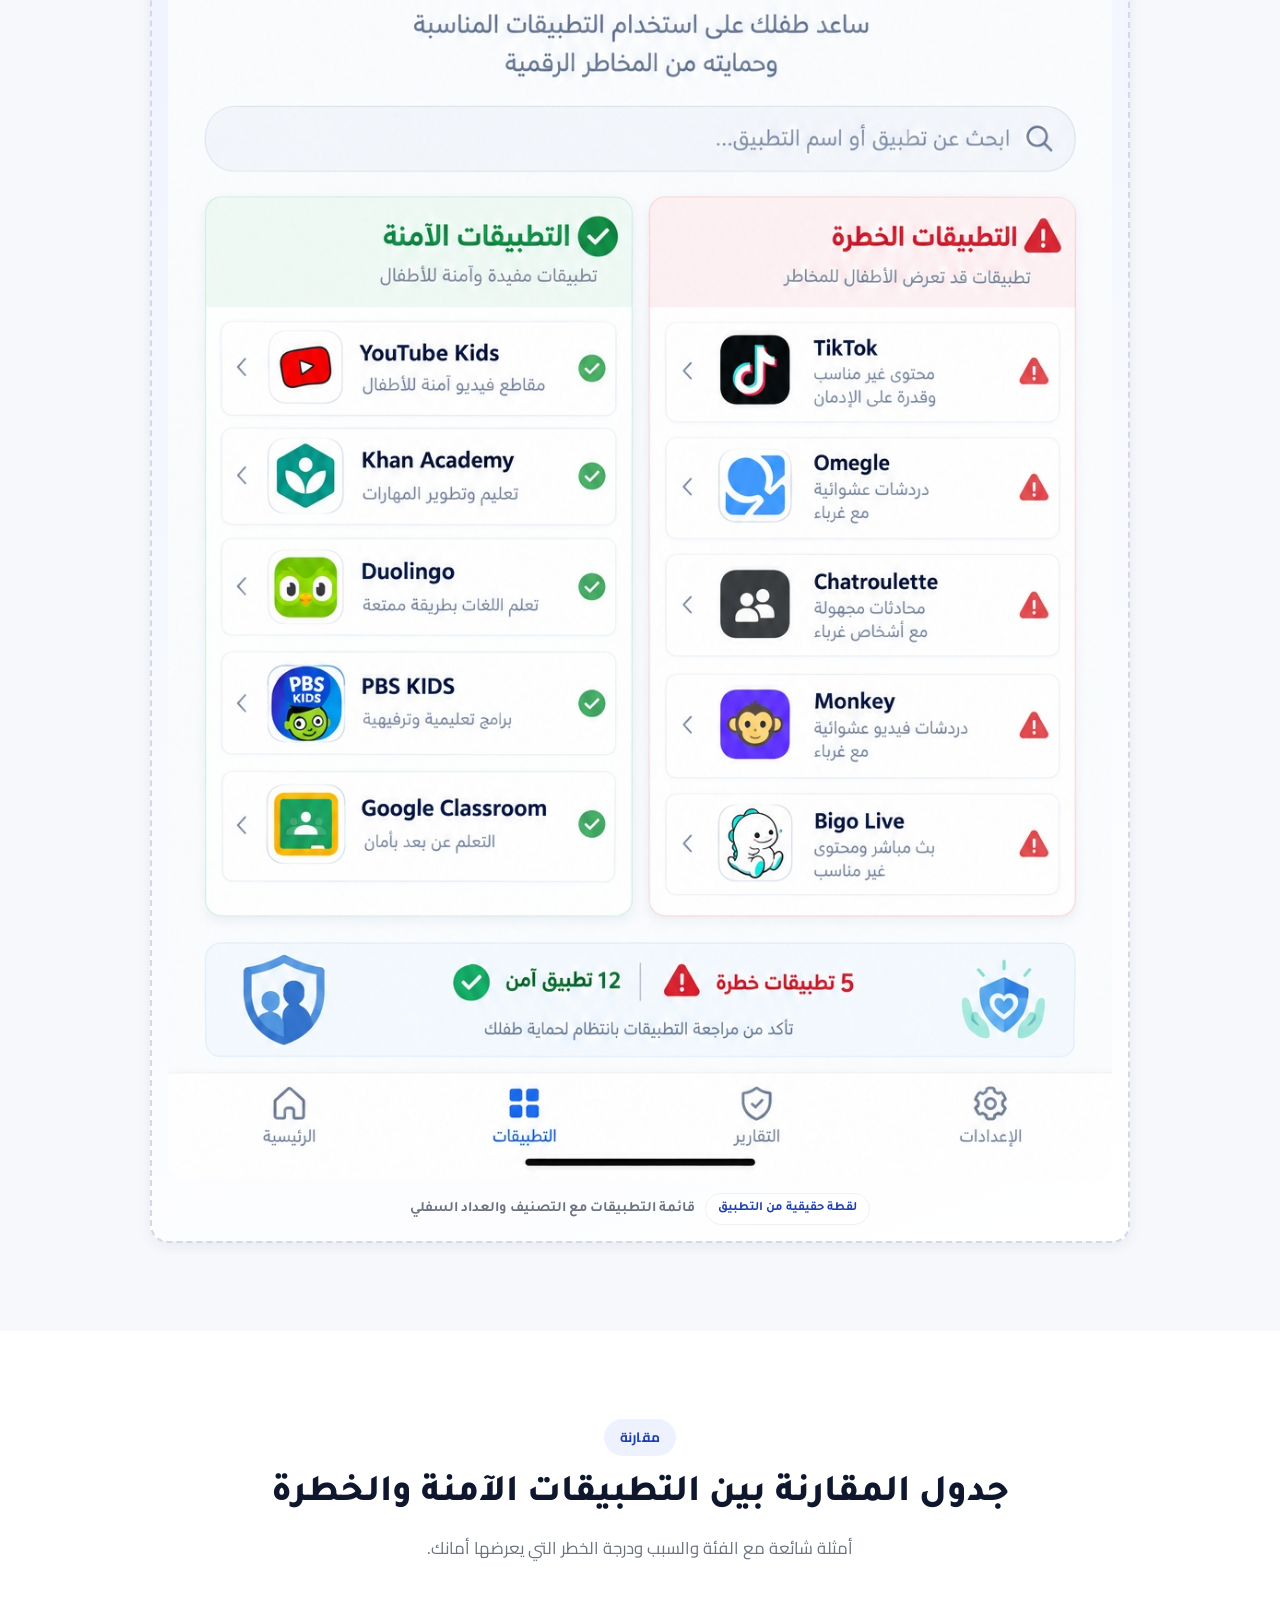
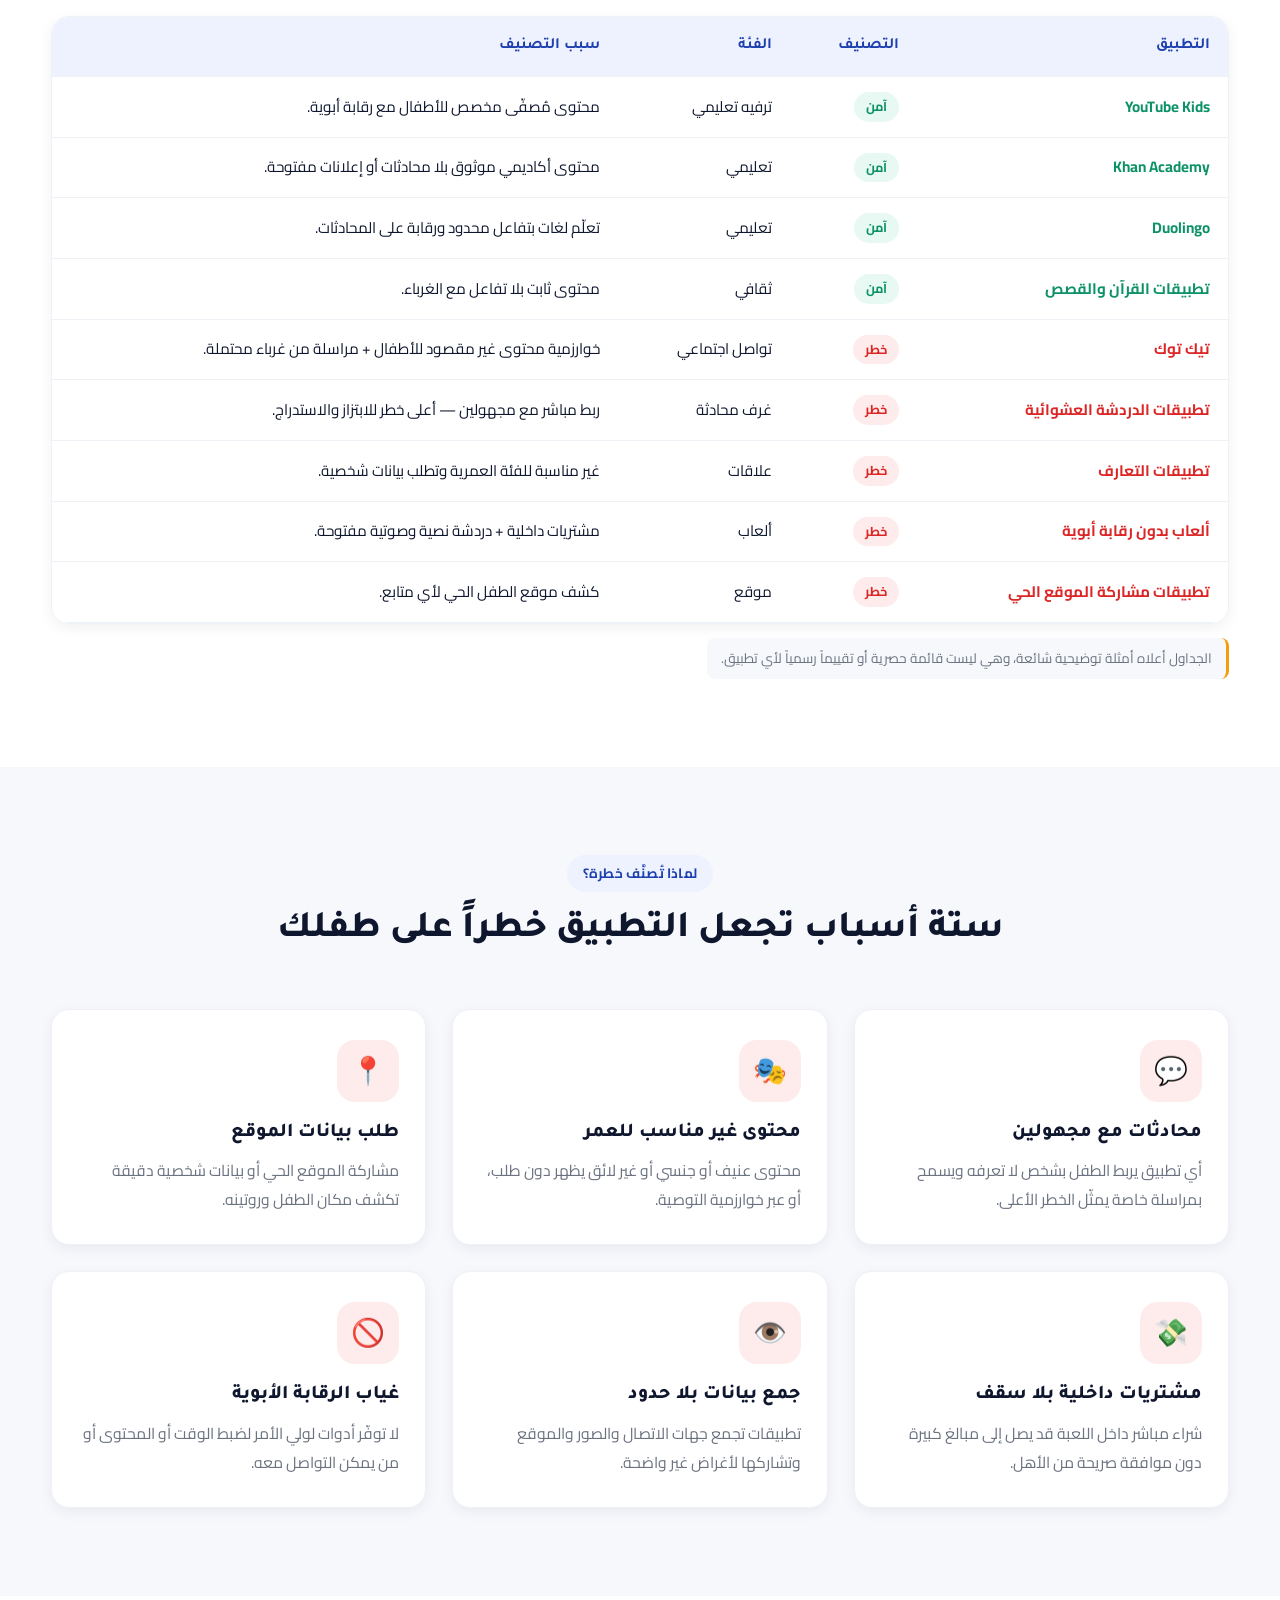
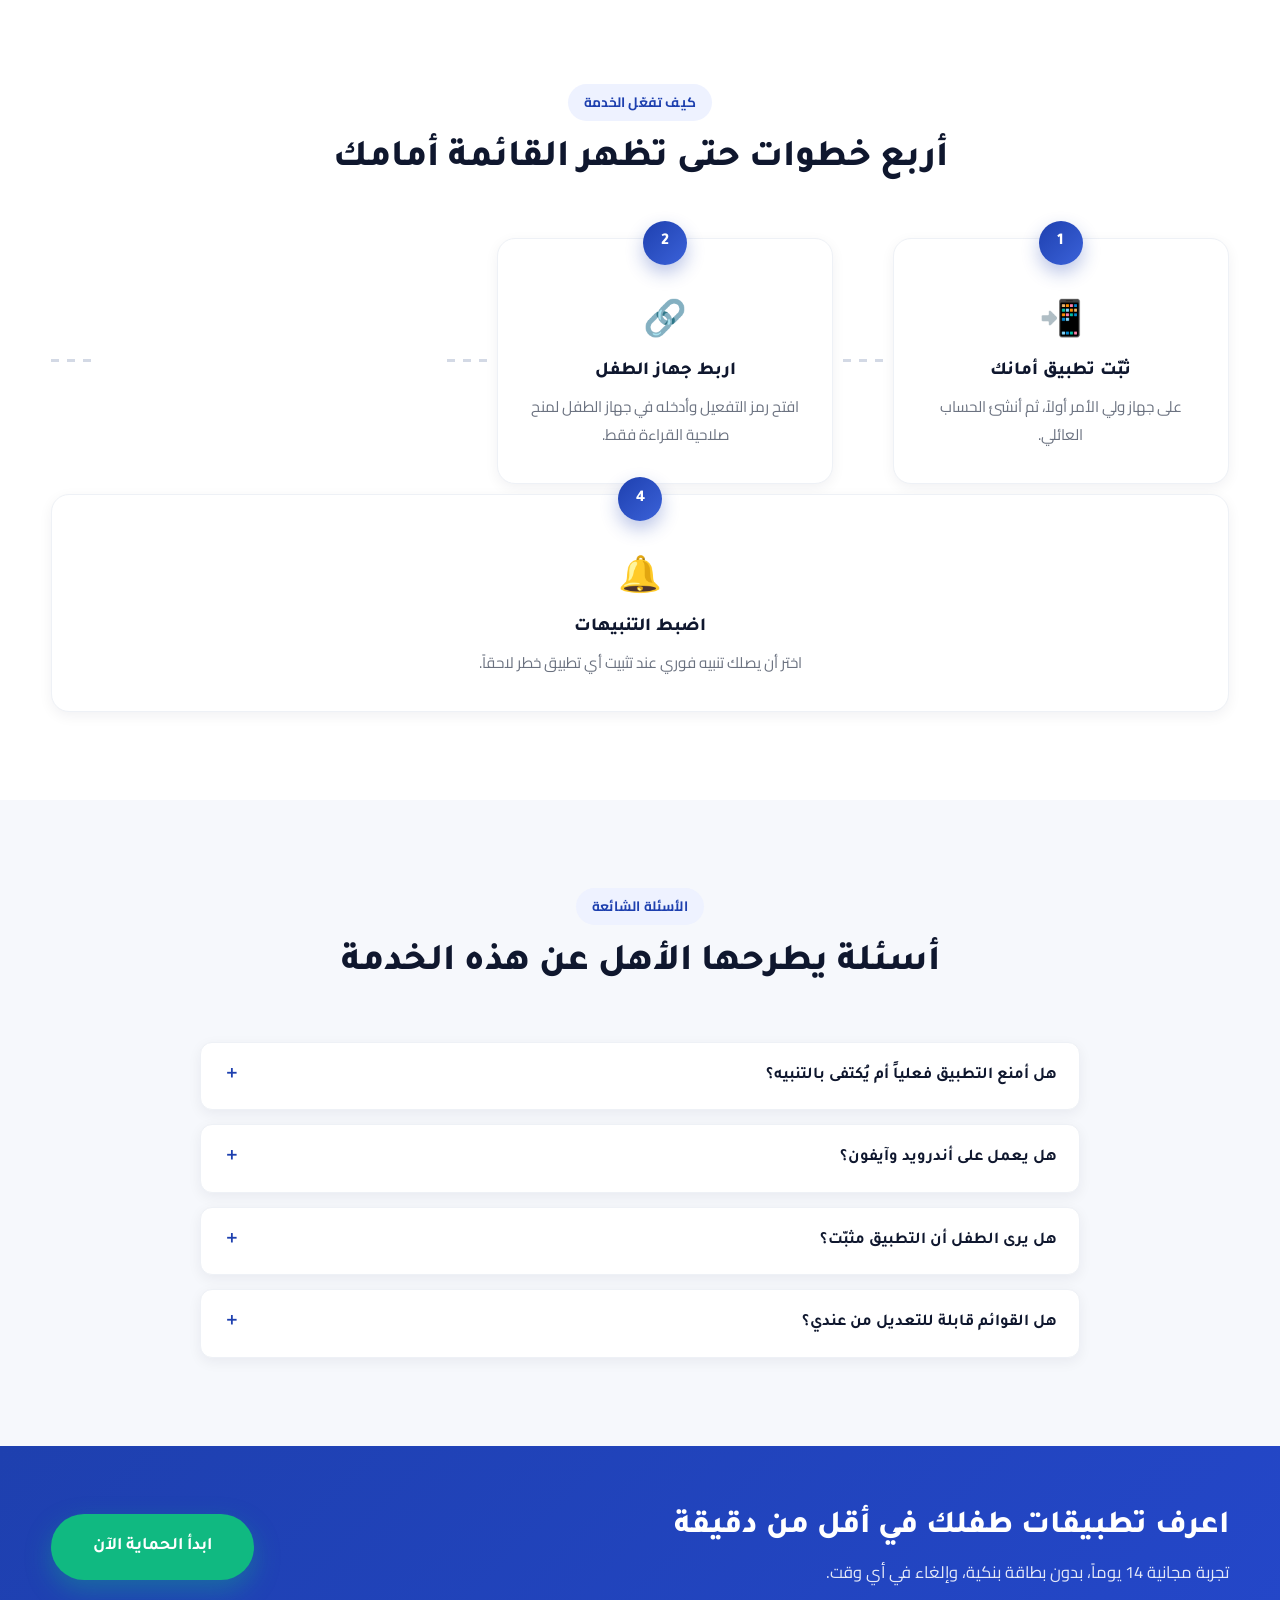
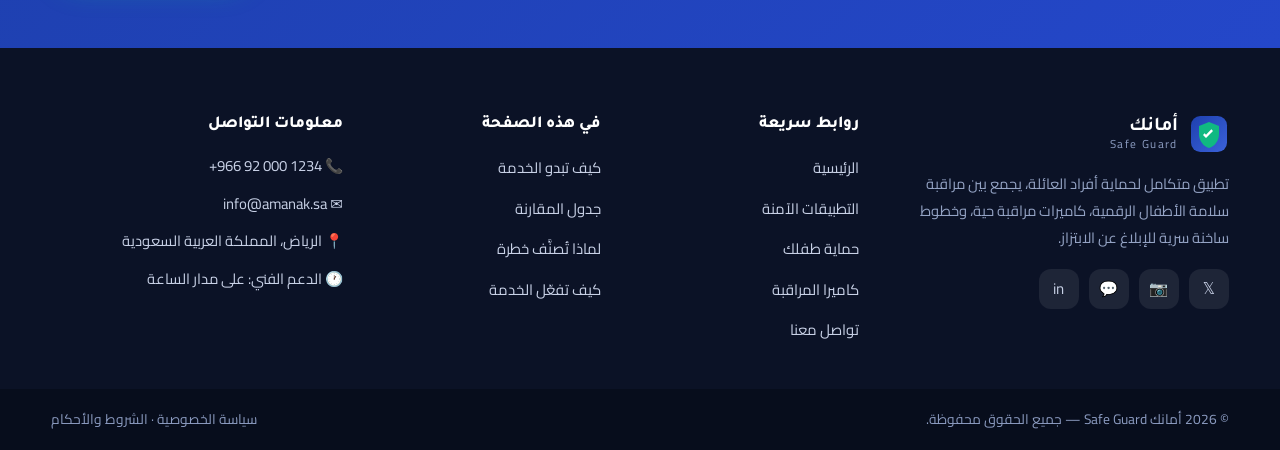
<file: app-safety.html>
<!DOCTYPE html>
<!-- ============================================================
     أمانك - Safe Guard | التطبيقات الآمنة والخطرة (app-safety.html)
     ============================================================ -->
<html lang="ar" dir="rtl">
<head>
  <meta charset="UTF-8">
  <meta name="viewport" content="width=device-width, initial-scale=1.0">
  <meta name="description" content="التطبيقات الآمنة والخطرة من أمانك: اعرف التطبيقات المناسبة لطفلك وتلك التي يجب تجنّبها، مع الأسباب وجدول مقارنة واضح.">
  <title>التطبيقات الآمنة والخطرة | أمانك Safe Guard</title>

  <link rel="preconnect" href="https://fonts.googleapis.com">
  <link rel="preconnect" href="https://fonts.gstatic.com" crossorigin>
  <link href="https://fonts.googleapis.com/css2?family=Cairo:wght@300;400;600;700;800&family=Tajawal:wght@400;500;700;800&display=swap" rel="stylesheet">
  <link rel="icon" type="image/svg+xml" href="images/logo.svg">
  <link rel="stylesheet" href="styles.css">
</head>
<body>

  <div class="loader" id="loader">
    <div class="loader__shield">
      <svg viewBox="0 0 24 24" width="42" height="42" aria-hidden="true">
        <path fill="#10B981" d="M12 1 3 5v6c0 5.55 3.84 10.74 9 12 5.16-1.26 9-6.45 9-12V5l-9-4z"/>
        <path fill="#ffffff" d="m10.6 14.8-2.8-2.8 1.1-1.1 1.7 1.7 4.1-4.1 1.1 1.1-5.2 5.2z"/>
      </svg>
    </div>
    <p class="loader__text">جارٍ تحضير أمانك...</p>
  </div>

  <button class="to-top" id="toTop" aria-label="العودة إلى أعلى الصفحة">&#8593;</button>

  <header class="header" id="header">
    <div class="container header__inner">
      <a href="index.html" class="brand" aria-label="أمانك الصفحة الرئيسية">
        <img src="images/logo.svg" alt="شعار أمانك" class="brand__logo" width="44" height="44">
        <span class="brand__text"><strong>أمانك</strong><small>Safe Guard</small></span>
      </a>

      <nav class="nav" id="nav" aria-label="القائمة الرئيسية">
        <ul class="nav__list">
          <li><a href="index.html" class="nav__link">الرئيسية</a></li>
          <li><a href="app-safety.html" class="nav__link is-active">التطبيقات الآمنة</a></li>
          <li><a href="child-monitor.html" class="nav__link">حماية طفلك</a></li>
          <li><a href="camera.html" class="nav__link">كاميرا المراقبة</a></li>
          <li><a href="index.html#contact" class="nav__link">تواصل معنا</a></li>
        </ul>
        <a href="index.html#contact" class="btn btn--primary btn--sm nav__cta">ابدأ الحماية الآن</a>
      </nav>

      <button class="burger" id="burger" aria-label="فتح القائمة" aria-expanded="false">
        <span></span><span></span><span></span>
      </button>
    </div>
  </header>

  <main>

    <section class="page-head">
      <div class="container reveal">
        <nav class="breadcrumb" aria-label="مسار التنقل">
          <a href="index.html">الرئيسية</a><span>/</span><span>التطبيقات الآمنة والخطرة</span>
        </nav>
        <h1>التطبيقات الآمنة والخطرة</h1>
        <p>اعرف التطبيقات المناسبة لطفلك — وما يجب أن يتجنّبه، ومع السبب لا مجرد التحذير.</p>
      </div>
    </section>

    <!-- شرح الخدمة -->
    <section class="section" id="about-service">
      <div class="container grid grid--2 grid--align">
        <div class="reveal">
          <span class="eyebrow">ما هي الخدمة؟</span>
          <h2 class="section__title">تصنيف واضح لكل تطبيق على جهاز طفلك</h2>
          <p>
            تفتح خدمة <strong>التطبيقات الآمنة والخطرة</strong> على جهاز طفلك وتبني قائمة حيّة بكل تطبيق مثبَّت،
            ثم تصنّفه تلقائياً إلى <strong>آمن</strong> أو <strong>خطر</strong> مع سبب واضح لكل تصنيف.
            لن تمنع التطبيق من العمل، بل تخبرك أنت أولاً لتصبح القرار بين يديك.
          </p>
          <ul class="check-list">
            <li>جرد كامل للتطبيقات المثبّتة على جهاز الطفل.</li>
            <li>تصنيف تلقائي إلى آمن / خطر مع فئة كل تطبيق.</li>
            <li>سبب مختصر لكل تصنيف (خصوصية، محتوى، غرف محادثة).</li>
            <li>تنبيه فوري عند تثبيت تطبيق مصنّف كخطر.</li>
            <li>إمكانية إضافة تطبيق إلى قائمة «المراجعة اليدوية».</li>
          </ul>
          <p class="note-line">التصنيفات في هذه الصفحة أمثلة توضيحية لشكل القائمة، والاستبدال متاح بأي قوائم تخصّك.</p>
        </div>

        <div class="service-visual reveal">
          <div class="card card--feature">
            <div class="card__icon card__icon--blue">📱</div>
            <h3>ملخص الجهاز</h3>
            <ul class="card__list">
              <li>إجمالي التطبيقات المفحوصة: 17</li>
              <li>تطبيقات آمنة: 12</li>
              <li>تطبيقات خطرة: 5</li>
              <li>بانتظار مراجعة الأهل: 2</li>
            </ul>
          </div>
        </div>
      </div>
    </section>

    <!-- كيف تبدو الخدمة (الصورة الحقيقية) -->
    <section class="section section--soft" id="visual">
      <div class="container">
        <div class="section__head reveal">
          <span class="eyebrow">كيف تبدو الخدمة</span>
          <h2 class="section__title">شاشة واحدة لكل التطبيقات</h2>
          <p class="section__lead">خانة بحث في الأعلى، وشارة خضراء للتطبيق الآمن وشارة حمراء للخطر، ومؤشر عددي في الأسفل.</p>
        </div>

        <div class="media-frame media-frame--wide reveal">
          <img src="images/app-safety-real.png" alt="واجهة خدمة التطبيقات الآمنة والخطرة في تطبيق أمانك — قائمة تطبيقات بشارات خضراء وحمراء" class="reveal" loading="lazy">
          <div class="media-frame__caption">
            <span class="chip">لقطة حقيقية من التطبيق</span>
            <span>قائمة التطبيقات مع التصنيف والعداد السفلي</span>
          </div>
        </div>
      </div>
    </section>

    <!-- جدول المقارنة -->
    <section class="section" id="compare">
      <div class="container">
        <div class="section__head reveal">
          <span class="eyebrow">مقارنة</span>
          <h2 class="section__title">جدول المقارنة بين التطبيقات الآمنة والخطرة</h2>
          <p class="section__lead">أمثلة شائعة مع الفئة والسبب ودرجة الخطر التي يعرضها أمانك.</p>
        </div>

        <div class="table-wrap reveal">
          <table class="compare-table">
            <thead>
              <tr>
                <th>التطبيق</th>
                <th>التصنيف</th>
                <th>الفئة</th>
                <th>سبب التصنيف</th>
              </tr>
            </thead>
            <tbody>
              <tr class="row-safe">
                <td>YouTube Kids</td>
                <td><span class="pill pill--safe">آمن</span></td>
                <td>ترفيه تعليمي</td>
                <td>محتوى مُصفّى مخصص للأطفال مع رقابة أبوية.</td>
              </tr>
              <tr class="row-safe">
                <td>Khan Academy</td>
                <td><span class="pill pill--safe">آمن</span></td>
                <td>تعليمي</td>
                <td>محتوى أكاديمي موثوق بلا محادثات أو إعلانات مفتوحة.</td>
              </tr>
              <tr class="row-safe">
                <td>Duolingo</td>
                <td><span class="pill pill--safe">آمن</span></td>
                <td>تعليمي</td>
                <td>تعلّم لغات بتفاعل محدود ورقابة على المحادثات.</td>
              </tr>
              <tr class="row-safe">
                <td>تطبيقات القرآن والقصص</td>
                <td><span class="pill pill--safe">آمن</span></td>
                <td>ثقافي</td>
                <td>محتوى ثابت بلا تفاعل مع الغرباء.</td>
              </tr>
              <tr class="row-danger">
                <td>تيك توك</td>
                <td><span class="pill pill--danger">خطر</span></td>
                <td>تواصل اجتماعي</td>
                <td>خوارزمية محتوى غير مقصود للأطفال + مراسلة من غرباء محتملة.</td>
              </tr>
              <tr class="row-danger">
                <td>تطبيقات الدردشة العشوائية</td>
                <td><span class="pill pill--danger">خطر</span></td>
                <td>غرف محادثة</td>
                <td>ربط مباشر مع مجهولين — أعلى خطر للابتزاز والاستدراج.</td>
              </tr>
              <tr class="row-danger">
                <td>تطبيقات التعارف</td>
                <td><span class="pill pill--danger">خطر</span></td>
                <td>علاقات</td>
                <td>غير مناسبة للفئة العمرية وتطلب بيانات شخصية.</td>
              </tr>
              <tr class="row-danger">
                <td>ألعاب بدون رقابة أبوية</td>
                <td><span class="pill pill--danger">خطر</span></td>
                <td>ألعاب</td>
                <td>مشتريات داخلية + دردشة نصية وصوتية مفتوحة.</td>
              </tr>
              <tr class="row-danger">
                <td>تطبيقات مشاركة الموقع الحي</td>
                <td><span class="pill pill--danger">خطر</span></td>
                <td>موقع</td>
                <td>كشف موقع الطفل الحي لأي متابع.</td>
              </tr>
            </tbody>
          </table>
        </div>

        <p class="text-center note-line">الجداول أعلاه أمثلة توضيحية شائعة، وهي ليست قائمة حصرية أو تقييماً رسمياً لأي تطبيق.</p>
      </div>
    </section>

    <!-- أسباب التصنيف كخطر -->
    <section class="section section--soft" id="why-danger">
      <div class="container">
        <div class="section__head reveal">
          <span class="eyebrow">لماذا تُصنَّف خطرة؟</span>
          <h2 class="section__title">ستة أسباب تجعل التطبيق خطراً على طفلك</h2>
        </div>

        <div class="grid grid--3">
          <article class="card card--feature reveal">
            <div class="card__icon card__icon--red">💬</div>
            <h3>محادثات مع مجهولين</h3>
            <p>أي تطبيق يربط الطفل بشخص لا تعرفه ويسمح بمراسلة خاصة يمثّل الخطر الأعلى.</p>
          </article>
          <article class="card card--feature reveal">
            <div class="card__icon card__icon--red">🎭</div>
            <h3>محتوى غير مناسب للعمر</h3>
            <p>محتوى عنيف أو جنسي أو غير لائق يظهر دون طلب، أو عبر خوارزمية التوصية.</p>
          </article>
          <article class="card card--feature reveal">
            <div class="card__icon card__icon--red">📍</div>
            <h3>طلب بيانات الموقع</h3>
            <p>مشاركة الموقع الحي أو بيانات شخصية دقيقة تكشف مكان الطفل وروتينه.</p>
          </article>
          <article class="card card--feature reveal">
            <div class="card__icon card__icon--red">💸</div>
            <h3>مشتريات داخلية بلا سقف</h3>
            <p>شراء مباشر داخل اللعبة قد يصل إلى مبالغ كبيرة دون موافقة صريحة من الأهل.</p>
          </article>
          <article class="card card--feature reveal">
            <div class="card__icon card__icon--red">👁️</div>
            <h3>جمع بيانات بلا حدود</h3>
            <p>تطبيقات تجمع جهات الاتصال والصور والموقع وتشاركها لأغراض غير واضحة.</p>
          </article>
          <article class="card card--feature reveal">
            <div class="card__icon card__icon--red">🚫</div>
            <h3>غياب الرقابة الأبوية</h3>
            <p>لا توفّر أدوات لولي الأمر لضبط الوقت أو المحتوى أو من يمكن التواصل معه.</p>
          </article>
        </div>
      </div>
    </section>

    <!-- كيف تفعّل الخدمة -->
    <section class="section" id="activate">
      <div class="container">
        <div class="section__head reveal">
          <span class="eyebrow">كيف تفعّل الخدمة</span>
          <h2 class="section__title">أربع خطوات حتى تظهر القائمة أمامك</h2>
        </div>

        <div class="steps">
          <div class="step reveal">
            <span class="step__num">1</span>
            <div class="step__icon">📲</div>
            <h3>ثبّت تطبيق أمانك</h3>
            <p>على جهاز ولي الأمر أولاً، ثم أنشئ الحساب العائلي.</p>
          </div>
          <div class="step__line" aria-hidden="true"></div>
          <div class="step reveal">
            <span class="step__num">2</span>
            <div class="step__icon">🔗</div>
            <h3>اربط جهاز الطفل</h3>
            <p>افتح رمز التفعيل وأدخله في جهاز الطفل لمنح صلاحية القراءة فقط.</p>
          </div>
          <div class="step__line" aria-hidden="true"></div>
          <div class="step reveal">
            <span class="step__num">3</span>
            <div class="step__icon">🔎</div>
            <h3>شغّل الفحص الأول</h3>
            <p>يستغرق أقل من دقيقة، وستظهر القائمة مصنّفة تلقائياً.</p>
          </div>
          <div class="step__line" aria-hidden="true"></div>
          <div class="step reveal">
            <span class="step__num">4</span>
            <div class="step__icon">🔔</div>
            <h3>اضبط التنبيهات</h3>
            <p>اختر أن يصلك تنبيه فوري عند تثبيت أي تطبيق خطر لاحقاً.</p>
          </div>
        </div>
      </div>
    </section>

    <!-- الأسئلة الشائعة -->
    <section class="section section--soft">
      <div class="container">
        <div class="section__head reveal">
          <span class="eyebrow">الأسئلة الشائعة</span>
          <h2 class="section__title">أسئلة يطرحها الأهل عن هذه الخدمة</h2>
        </div>

        <div class="faq reveal">
          <details>
            <summary>هل أمنع التطبيق فعلياً أم يُكتفى بالتنبيه؟</summary>
            <p>افتراضياً يصلك تنبيه فقط، والقرار لك. ويمكنك تفعيل خاصية الحجب لتطبيقات بعينها من إعدادات ولي الأمر.</p>
          </details>
          <details>
            <summary>هل يعمل على أندرويد وآيفون؟</summary>
            <p>نعم، الخدمة تعمل على النظامين. بعض صلاحيات الفحص تكون أوسع على أندرويد بحكم نظام التشغيل.</p>
          </details>
          <details>
            <summary>هل يرى الطفل أن التطبيق مثبّت؟</summary>
            <p>نعم، نحن نؤمن بالشفافية داخل الأسرة، والتطبيق يظهر بوضوح ولا يعمل في الخفاء.</p>
          </details>
          <details>
            <summary>هل القوائم قابلة للتعديل من عندي؟</summary>
            <p>نعم، يمكنك إضافة تطبيق إلى «الآمن» أو «الخطر» يدوياً، وسيُحفظ اختيارك.</p>
          </details>
        </div>
      </div>
    </section>

    <section class="cta">
      <div class="container cta__inner reveal">
        <div>
          <h2>اعرف تطبيقات طفلك في أقل من دقيقة</h2>
          <p>تجربة مجانية 14 يوماً، بدون بطاقة بنكية، وإلغاء في أي وقت.</p>
        </div>
        <a href="index.html#contact" class="btn btn--primary btn--lg">ابدأ الحماية الآن</a>
      </div>
    </section>

  </main>

  <footer class="footer">
    <div class="container footer__grid">
      <div class="footer__col">
        <a href="index.html" class="brand brand--footer">
          <img src="images/logo.svg" alt="شعار أمانك" width="40" height="40">
          <span class="brand__text"><strong>أمانك</strong><small>Safe Guard</small></span>
        </a>
        <p class="footer__about">
          تطبيق متكامل لحماية أفراد العائلة، يجمع بين مراقبة سلامة الأطفال الرقمية،
          كاميرات مراقبة حية، وخطوط ساخنة سرية للإبلاغ عن الابتزاز.
        </p>
        <div class="social">
          <a href="#" aria-label="تويتر">𝕏</a>
          <a href="#" aria-label="إنستغرام">📷</a>
          <a href="#" aria-label="واتساب">💬</a>
          <a href="#" aria-label="لينكدإن">in</a>
        </div>
      </div>

      <div class="footer__col">
        <h4>روابط سريعة</h4>
        <ul>
          <li><a href="index.html">الرئيسية</a></li>
          <li><a href="app-safety.html">التطبيقات الآمنة</a></li>
          <li><a href="child-monitor.html">حماية طفلك</a></li>
          <li><a href="camera.html">كاميرا المراقبة</a></li>
          <li><a href="index.html#contact">تواصل معنا</a></li>
        </ul>
      </div>

      <div class="footer__col">
        <h4>في هذه الصفحة</h4>
        <ul>
          <li><a href="#visual">كيف تبدو الخدمة</a></li>
          <li><a href="#compare">جدول المقارنة</a></li>
          <li><a href="#why-danger">لماذا تُصنَّف خطرة</a></li>
          <li><a href="#activate">كيف تفعّل الخدمة</a></li>
        </ul>
      </div>

      <div class="footer__col">
        <h4>معلومات التواصل</h4>
        <ul class="footer__contact">
          <li>📞 <a href="tel:+966920001234" dir="ltr">+966 92 000 1234</a></li>
          <li>✉️ <a href="mailto:info@amanak.sa">info@amanak.sa</a></li>
          <li>📍 الرياض، المملكة العربية السعودية</li>
          <li>🕐 الدعم الفني: على مدار الساعة</li>
        </ul>
      </div>
    </div>

    <div class="footer__bottom">
      <div class="container">
        <p>© <span id="year">2026</span> أمانك Safe Guard — جميع الحقوق محفوظة.</p>
        <p>سياسة الخصوصية · الشروط والأحكام</p>
      </div>
    </div>
  </footer>

  <script src="script.js"></script>
</body>
</html>
</file>
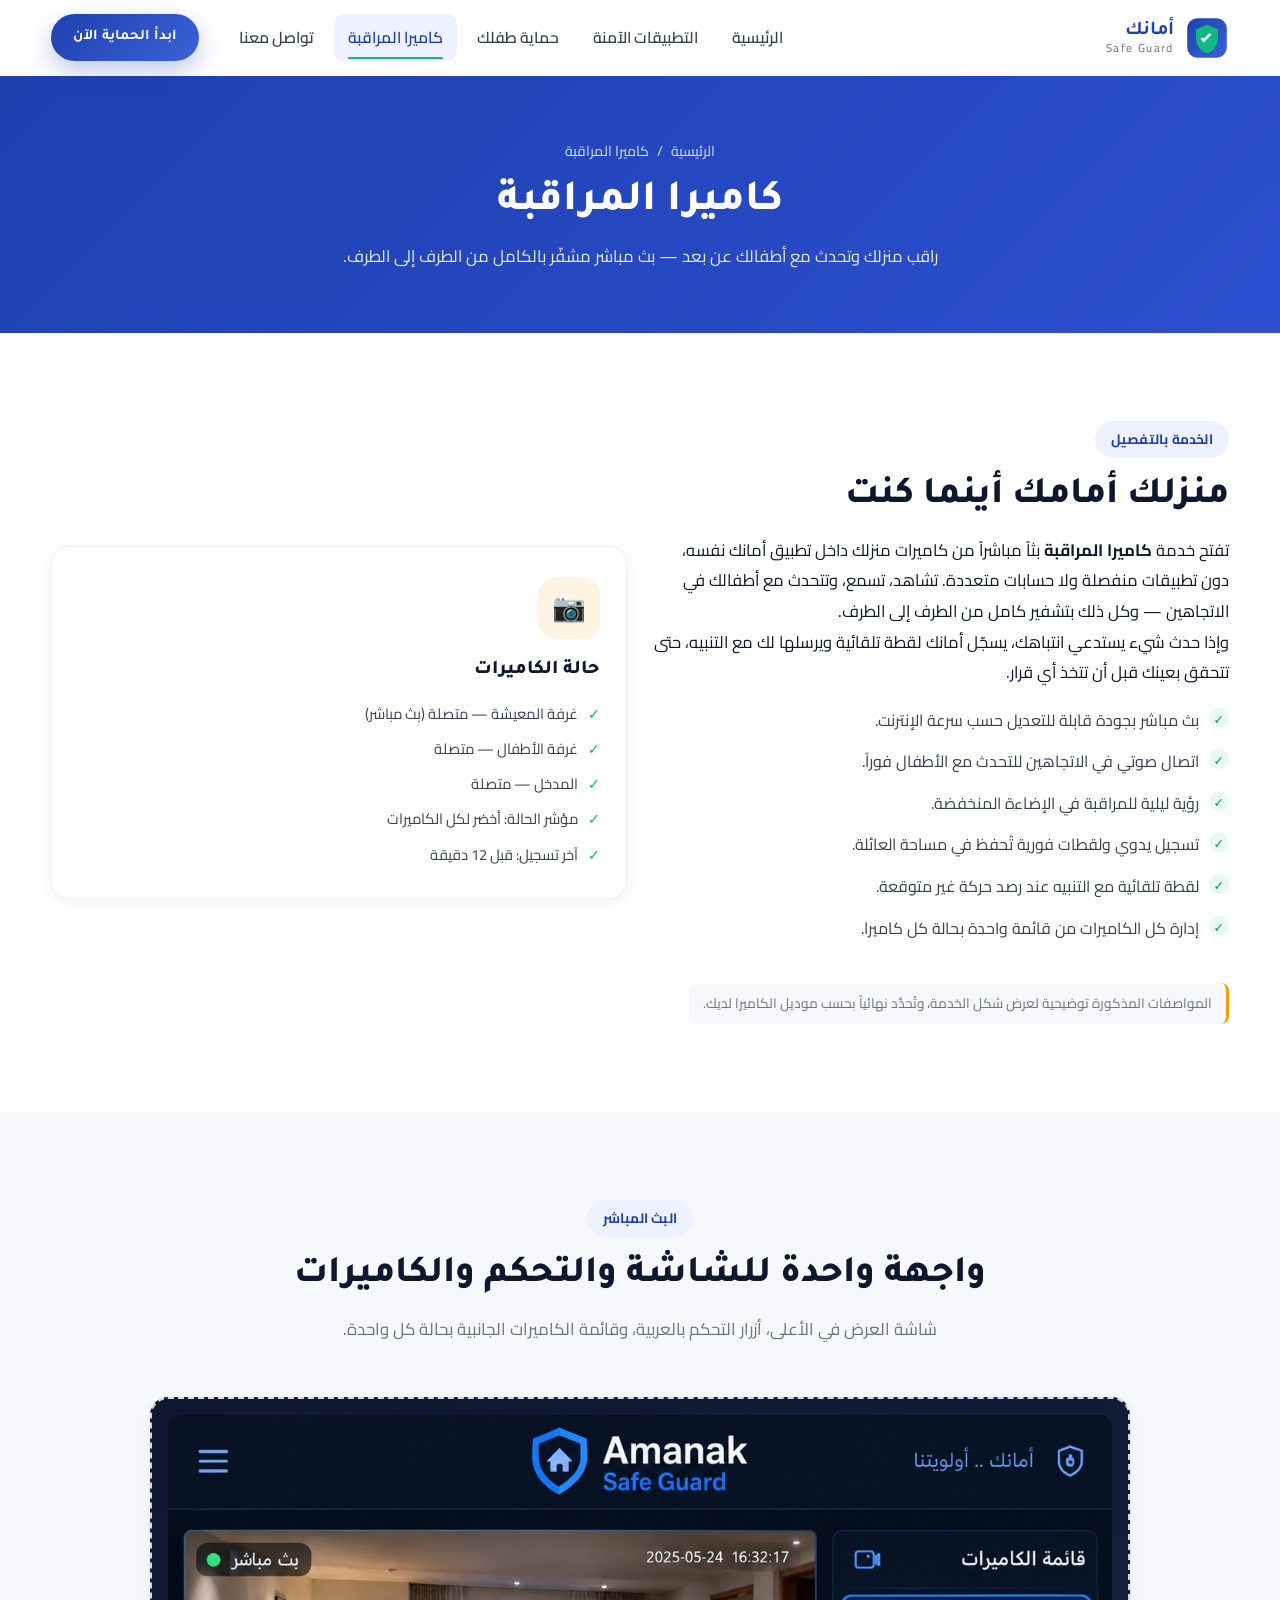
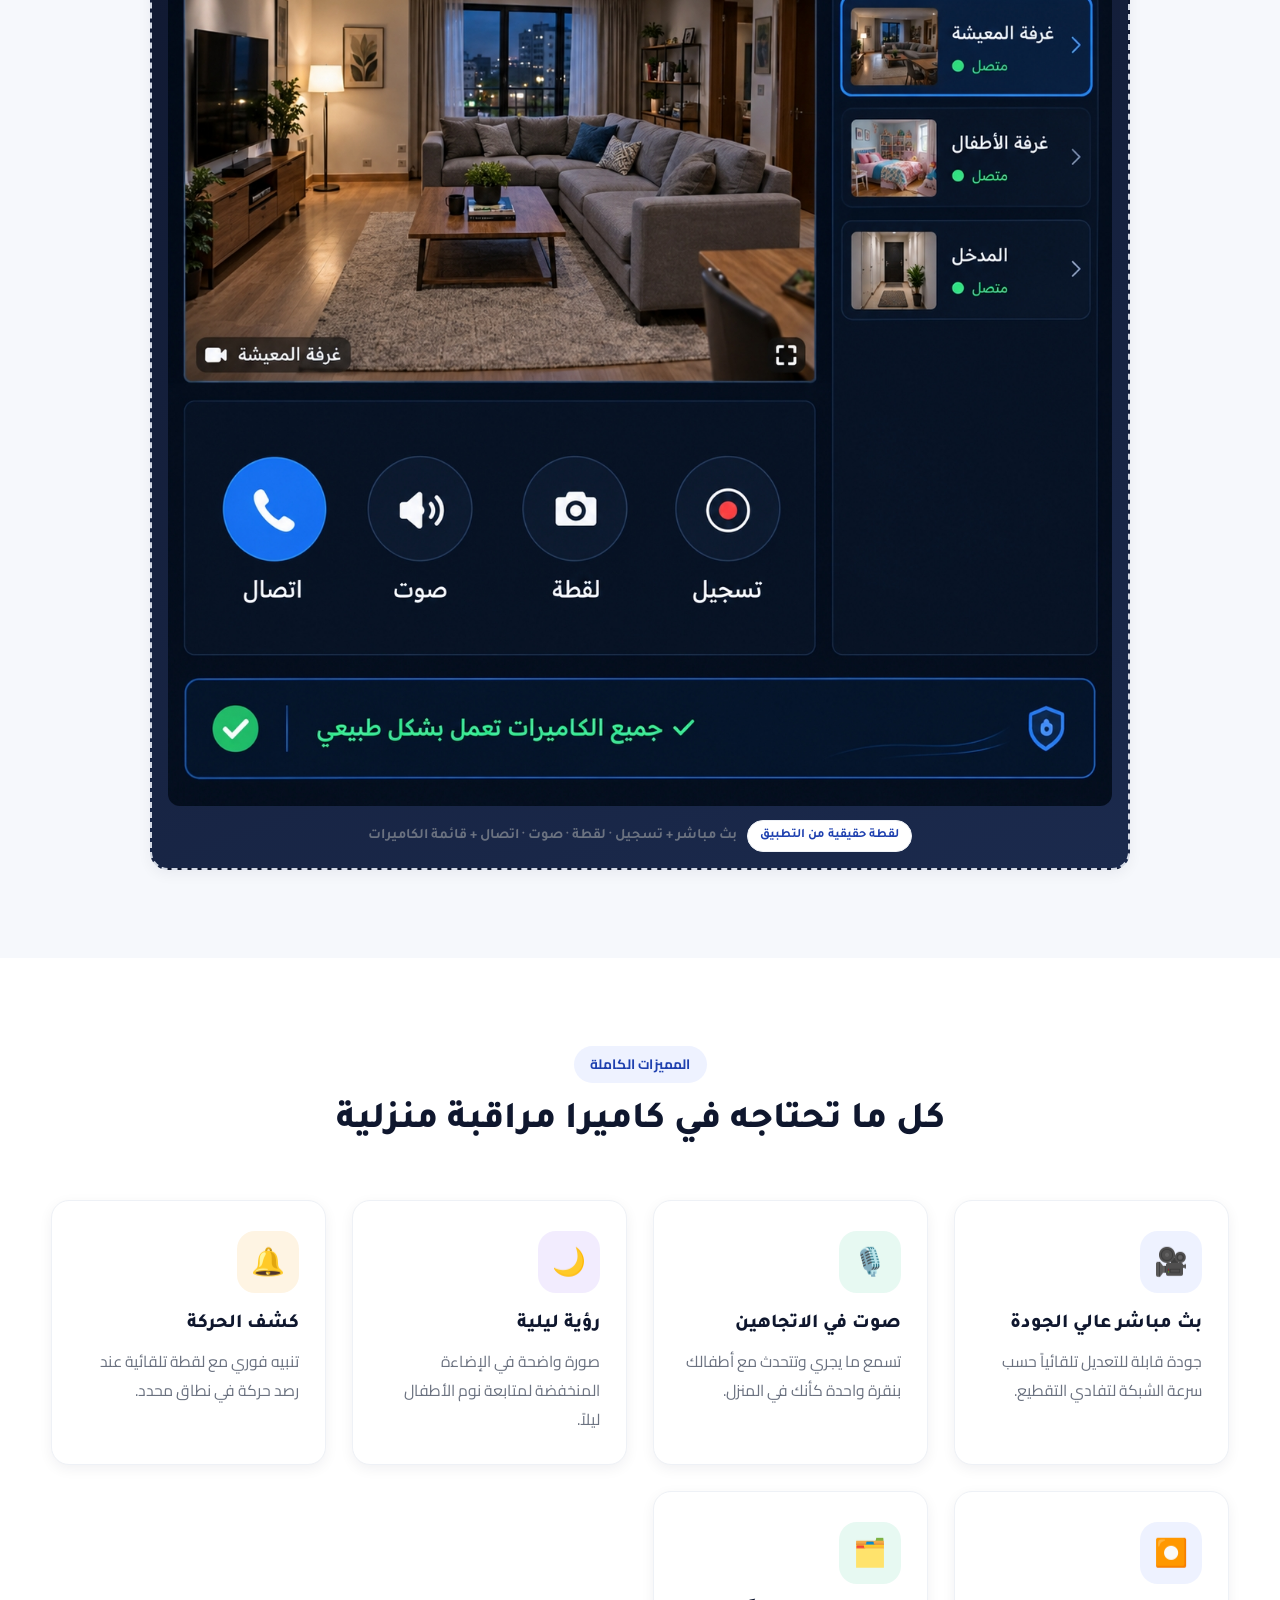
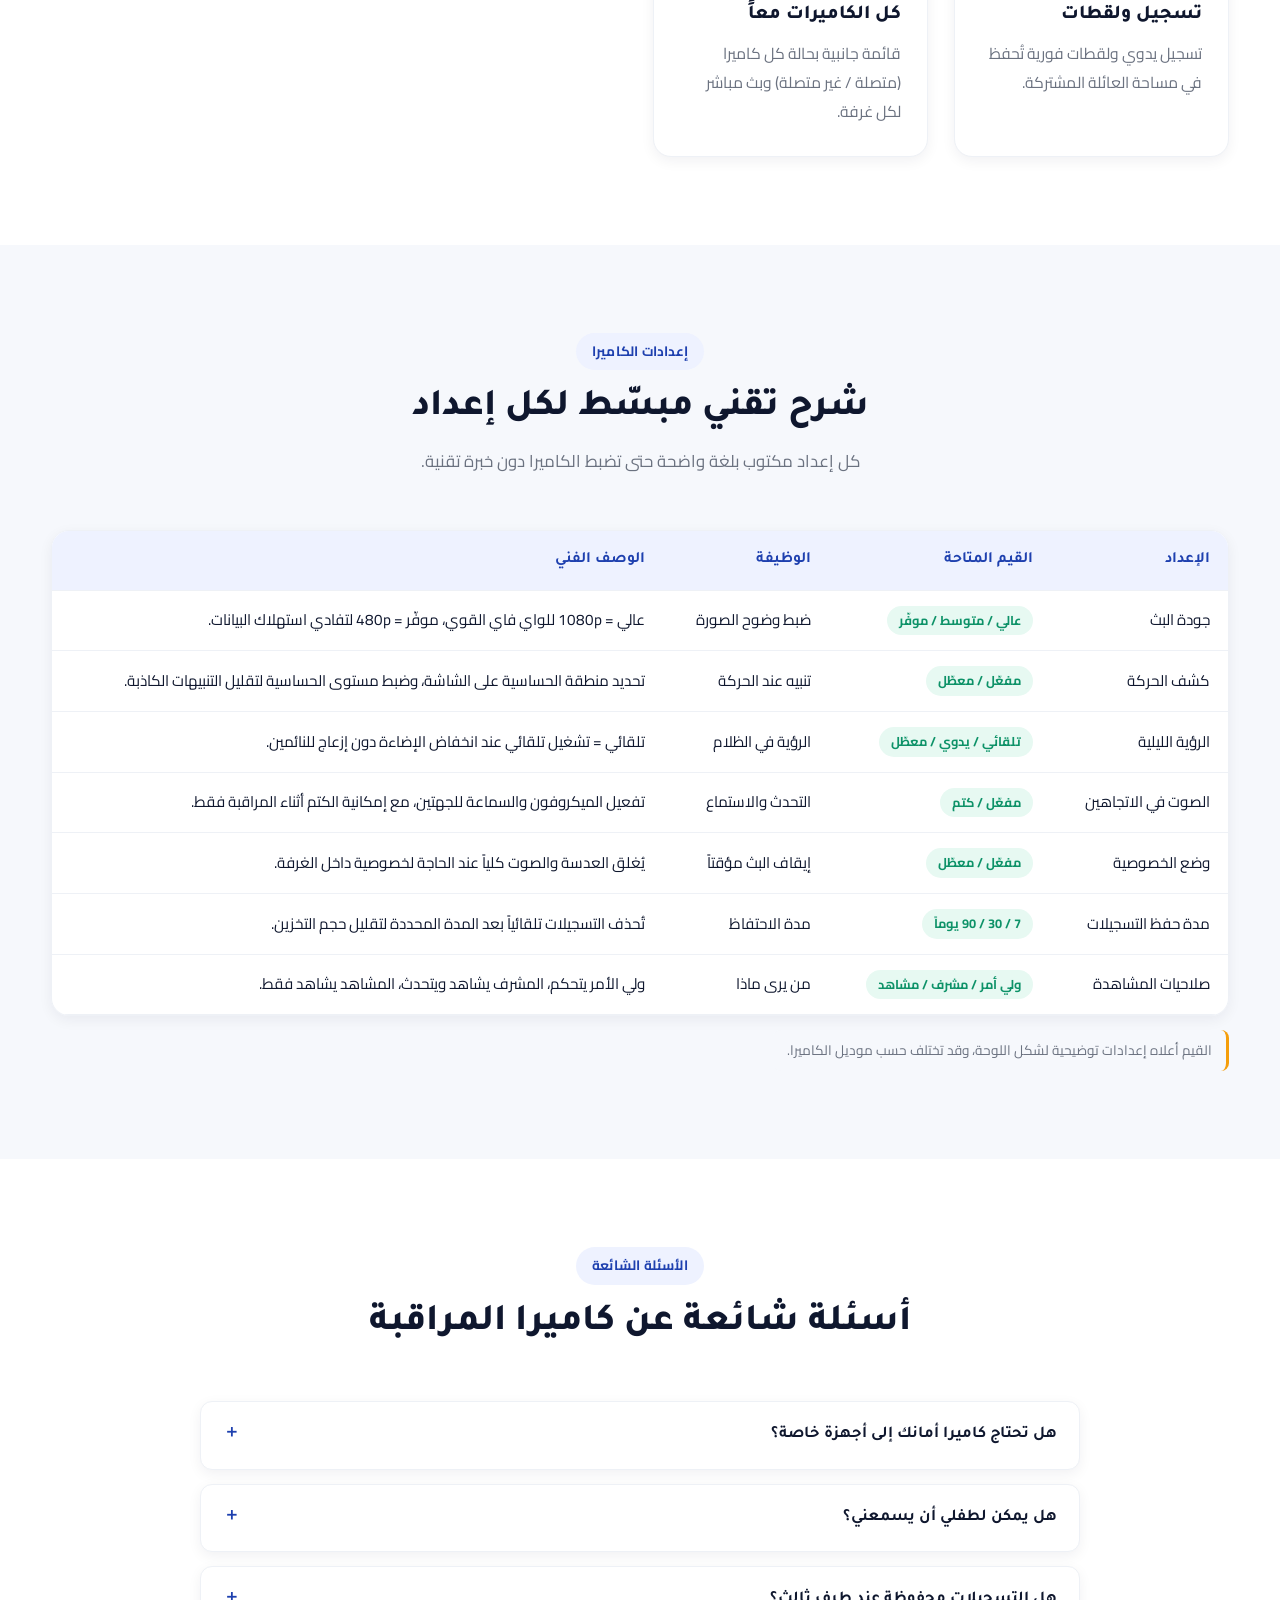
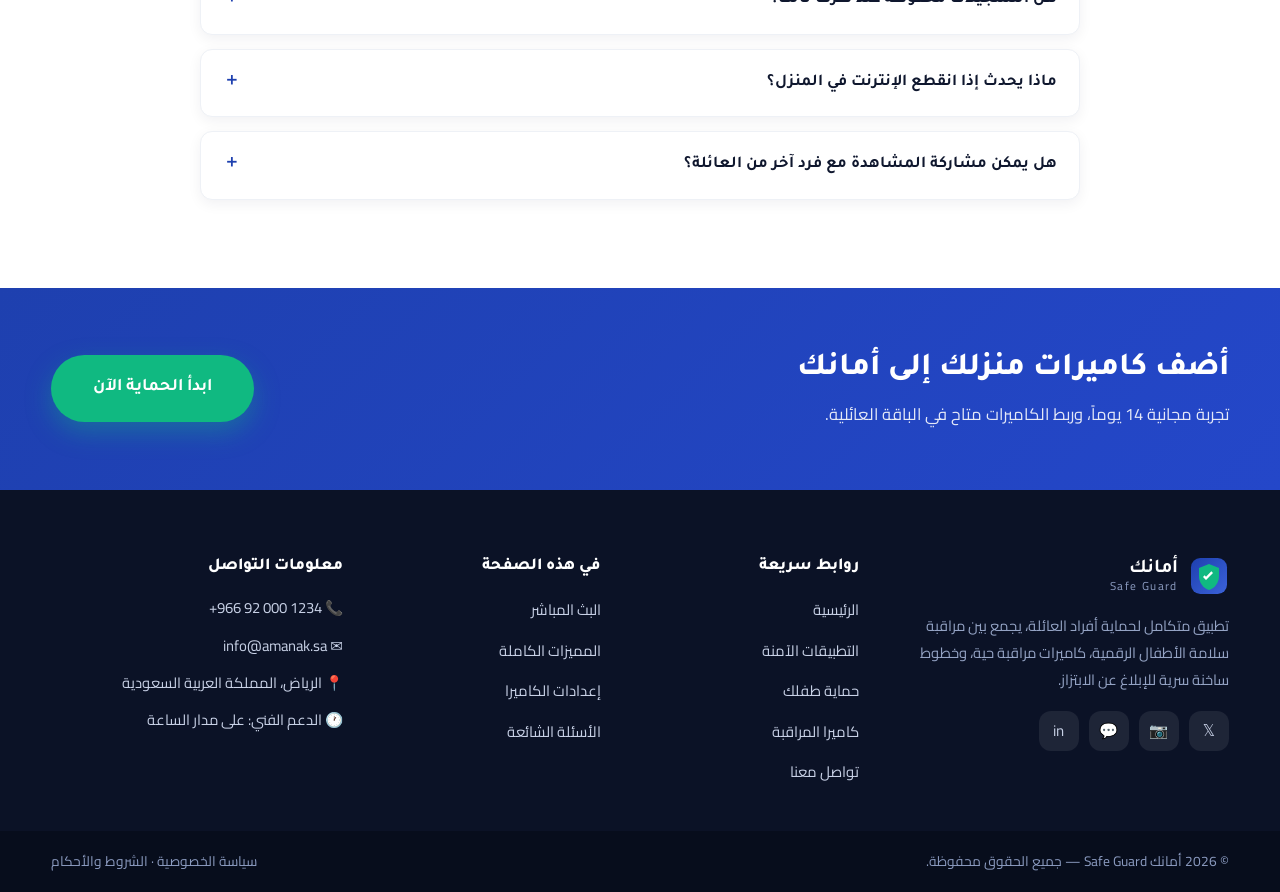
<file: camera.html>
<!DOCTYPE html>
<!-- ============================================================
     أمانك - Safe Guard | كاميرا المراقبة (camera.html)
     ============================================================ -->
<html lang="ar" dir="rtl">
<head>
  <meta charset="UTF-8">
  <meta name="viewport" content="width=device-width, initial-scale=1.0">
  <meta name="description" content="كاميرا المراقبة من أمانك: راقب منزلك وتحدث مع أطفالك عن بعد عبر بث مباشر مشفّر، مع التسجيل واللقطات وإعدادات كاملة للكاميرا.">
  <title>كاميرا المراقبة | أمانك Safe Guard</title>

  <link rel="preconnect" href="https://fonts.googleapis.com">
  <link rel="preconnect" href="https://fonts.gstatic.com" crossorigin>
  <link href="https://fonts.googleapis.com/css2?family=Cairo:wght@300;400;600;700;800&family=Tajawal:wght@400;500;700;800&display=swap" rel="stylesheet">
  <link rel="icon" type="image/svg+xml" href="images/logo.svg">
  <link rel="stylesheet" href="styles.css">
</head>
<body>

  <div class="loader" id="loader">
    <div class="loader__shield">
      <svg viewBox="0 0 24 24" width="42" height="42" aria-hidden="true">
        <path fill="#10B981" d="M12 1 3 5v6c0 5.55 3.84 10.74 9 12 5.16-1.26 9-6.45 9-12V5l-9-4z"/>
        <path fill="#ffffff" d="m10.6 14.8-2.8-2.8 1.1-1.1 1.7 1.7 4.1-4.1 1.1 1.1-5.2 5.2z"/>
      </svg>
    </div>
    <p class="loader__text">جارٍ تحضير أمانك...</p>
  </div>

  <button class="to-top" id="toTop" aria-label="العودة إلى أعلى الصفحة">&#8593;</button>

  <header class="header" id="header">
    <div class="container header__inner">
      <a href="index.html" class="brand" aria-label="أمانك الصفحة الرئيسية">
        <img src="images/logo.svg" alt="شعار أمانك" class="brand__logo" width="44" height="44">
        <span class="brand__text"><strong>أمانك</strong><small>Safe Guard</small></span>
      </a>

      <nav class="nav" id="nav" aria-label="القائمة الرئيسية">
        <ul class="nav__list">
          <li><a href="index.html" class="nav__link">الرئيسية</a></li>
          <li><a href="app-safety.html" class="nav__link">التطبيقات الآمنة</a></li>
          <li><a href="child-monitor.html" class="nav__link">حماية طفلك</a></li>
          <li><a href="camera.html" class="nav__link is-active">كاميرا المراقبة</a></li>
          <li><a href="index.html#contact" class="nav__link">تواصل معنا</a></li>
        </ul>
        <a href="index.html#contact" class="btn btn--primary btn--sm nav__cta">ابدأ الحماية الآن</a>
      </nav>

      <button class="burger" id="burger" aria-label="فتح القائمة" aria-expanded="false">
        <span></span><span></span><span></span>
      </button>
    </div>
  </header>

  <main>

    <section class="page-head">
      <div class="container reveal">
        <nav class="breadcrumb" aria-label="مسار التنقل">
          <a href="index.html">الرئيسية</a><span>/</span><span>كاميرا المراقبة</span>
        </nav>
        <h1>كاميرا المراقبة</h1>
        <p>راقب منزلك وتحدث مع أطفالك عن بعد — بث مباشر مشفّر بالكامل من الطرف إلى الطرف.</p>
      </div>
    </section>

    <!-- شرح الخدمة -->
    <section class="section" id="overview">
      <div class="container grid grid--2 grid--align">
        <div class="reveal">
          <span class="eyebrow">الخدمة بالتفصيل</span>
          <h2 class="section__title">منزلك أمامك أينما كنت</h2>
          <p>
            تفتح خدمة <strong>كاميرا المراقبة</strong> بثاً مباشراً من كاميرات منزلك داخل تطبيق أمانك نفسه،
            دون تطبيقات منفصلة ولا حسابات متعددة. تشاهد، تسمع، وتتحدث مع أطفالك في الاتجاهين —
            وكل ذلك بتشفير كامل من الطرف إلى الطرف.
          </p>
          <p>
            وإذا حدث شيء يستدعي انتباهك، يسجّل أمانك لقطة تلقائية ويرسلها لك مع التنبيه، حتى تتحقق بعينك
            قبل أن تتخذ أي قرار.
          </p>
          <ul class="check-list">
            <li>بث مباشر بجودة قابلة للتعديل حسب سرعة الإنترنت.</li>
            <li>اتصال صوتي في الاتجاهين للتحدث مع الأطفال فوراً.</li>
            <li>رؤية ليلية للمراقبة في الإضاءة المنخفضة.</li>
            <li>تسجيل يدوي ولقطات فورية تُحفظ في مساحة العائلة.</li>
            <li>لقطة تلقائية مع التنبيه عند رصد حركة غير متوقعة.</li>
            <li>إدارة كل الكاميرات من قائمة واحدة بحالة كل كاميرا.</li>
          </ul>
          <p class="note-line">المواصفات المذكورة توضيحية لعرض شكل الخدمة، وتُحدَّد نهائياً بحسب موديل الكاميرا لديك.</p>
        </div>

        <div class="service-visual reveal">
          <div class="card card--feature">
            <div class="card__icon card__icon--amber">📷</div>
            <h3>حالة الكاميرات</h3>
            <ul class="card__list">
              <li>غرفة المعيشة — متصلة (بث مباشر)</li>
              <li>غرفة الأطفال — متصلة</li>
              <li>المدخل — متصلة</li>
              <li>مؤشر الحالة: أخضر لكل الكاميرات</li>
              <li>آخر تسجيل: قبل 12 دقيقة</li>
            </ul>
          </div>
        </div>
      </div>
    </section>

    <!-- البث المباشر (الصورة الحقيقية) -->
    <section class="section section--soft" id="live">
      <div class="container">
        <div class="section__head reveal">
          <span class="eyebrow">البث المباشر</span>
          <h2 class="section__title">واجهة واحدة للشاشة والتحكم والكاميرات</h2>
          <p class="section__lead">شاشة العرض في الأعلى، أزرار التحكم بالعربية، وقائمة الكاميرات الجانبية بحالة كل واحدة.</p>
        </div>

        <div class="media-frame media-frame--wide media-frame--dark reveal">
          <img src="images/camera-real.png" alt="واجهة كاميرا المراقبة في تطبيق أمانك — شاشة بث مباشر وأزرار تحكم عربية وقائمة الكاميرات" class="reveal" loading="lazy">
          <div class="media-frame__caption">
            <span class="chip">لقطة حقيقية من التطبيق</span>
            <span>بث مباشر + تسجيل · لقطة · صوت · اتصال + قائمة الكاميرات</span>
          </div>
        </div>
      </div>
    </section>

    <!-- مميزات الكاميرا الكاملة -->
    <section class="section" id="features">
      <div class="container">
        <div class="section__head reveal">
          <span class="eyebrow">المميزات الكاملة</span>
          <h2 class="section__title">كل ما تحتاجه في كاميرا مراقبة منزلية</h2>
        </div>

        <div class="grid grid--4">
          <article class="card card--feature reveal">
            <div class="card__icon card__icon--blue">🎥</div>
            <h3>بث مباشر عالي الجودة</h3>
            <p>جودة قابلة للتعديل تلقائياً حسب سرعة الشبكة لتفادي التقطيع.</p>
          </article>
          <article class="card card--feature reveal">
            <div class="card__icon card__icon--green">🎙️</div>
            <h3>صوت في الاتجاهين</h3>
            <p>تسمع ما يجري وتتحدث مع أطفالك بنقرة واحدة كأنك في المنزل.</p>
          </article>
          <article class="card card--feature reveal">
            <div class="card__icon card__icon--purple">🌙</div>
            <h3>رؤية ليلية</h3>
            <p>صورة واضحة في الإضاءة المنخفضة لمتابعة نوم الأطفال ليلاً.</p>
          </article>
          <article class="card card--feature reveal">
            <div class="card__icon card__icon--amber">🔔</div>
            <h3>كشف الحركة</h3>
            <p>تنبيه فوري مع لقطة تلقائية عند رصد حركة في نطاق محدد.</p>
          </article>
          <article class="card card--feature reveal">
            <div class="card__icon card__icon--blue">⏺️</div>
            <h3>تسجيل ولقطات</h3>
            <p>تسجيل يدوي ولقطات فورية تُحفظ في مساحة العائلة المشتركة.</p>
          </article>
          <article class="card card--feature reveal">
            <div class="card__icon card__icon--green">🗂️</div>
            <h3>كل الكاميرات معاً</h3>
            <p>قائمة جانبية بحالة كل كاميرا (متصلة / غير متصلة) وبث مباشر لكل غرفة.</p>
          </article>
          <article class="card card--feature reveal">
            <div class="card__icon card__icon--purple">🔐</div>
            <h3>تشفير كامل</h3>
            <p>البث والتسجيلات مشفّرة من الطرف إلى الطرف ولا تُخزَّن عند أي طرف ثالث.</p>
          </article>
          <article class="card card--feature reveal">
            <div class="card__icon card__icon--amber">👨‍👩‍👧</div>
            <h3>صلاحيات متعددة</h3>
            <p>حدّد من يمكنه المشاهدة ومن يمكنه التحكم، بصلاحيات مستقلة لكل فرد.</p>
          </article>
        </div>
      </div>
    </section>

    <!-- إعدادات الكاميرا -->
    <section class="section section--soft" id="settings">
      <div class="container">
        <div class="section__head reveal">
          <span class="eyebrow">إعدادات الكاميرا</span>
          <h2 class="section__title">شرح تقني مبسّط لكل إعداد</h2>
          <p class="section__lead">كل إعداد مكتوب بلغة واضحة حتى تضبط الكاميرا دون خبرة تقنية.</p>
        </div>

        <div class="table-wrap reveal">
          <table class="compare-table">
            <thead>
              <tr>
                <th>الإعداد</th>
                <th>القيم المتاحة</th>
                <th>الوظيفة</th>
                <th>الوصف الفني</th>
              </tr>
            </thead>
            <tbody>
              <tr>
                <td>جودة البث</td>
                <td><span class="pill pill--safe">عالي / متوسط / موفّر</span></td>
                <td>ضبط وضوح الصورة</td>
                <td>عالي = 1080p للواي فاي القوي، موفّر = 480p لتفادي استهلاك البيانات.</td>
              </tr>
              <tr>
                <td>كشف الحركة</td>
                <td><span class="pill pill--safe">مفعّل / معطّل</span></td>
                <td>تنبيه عند الحركة</td>
                <td>تحديد منطقة الحساسية على الشاشة، وضبط مستوى الحساسية لتقليل التنبيهات الكاذبة.</td>
              </tr>
              <tr>
                <td>الرؤية الليلية</td>
                <td><span class="pill pill--safe">تلقائي / يدوي / معطّل</span></td>
                <td>الرؤية في الظلام</td>
                <td>تلقائي = تشغيل تلقائي عند انخفاض الإضاءة دون إزعاج للنائمين.</td>
              </tr>
              <tr>
                <td>الصوت في الاتجاهين</td>
                <td><span class="pill pill--safe">مفعّل / كتم</span></td>
                <td>التحدث والاستماع</td>
                <td>تفعيل الميكروفون والسماعة للجهتين، مع إمكانية الكتم أثناء المراقبة فقط.</td>
              </tr>
              <tr>
                <td>وضع الخصوصية</td>
                <td><span class="pill pill--safe">مفعّل / معطّل</span></td>
                <td>إيقاف البث مؤقتاً</td>
                <td>يُغلق العدسة والصوت كلياً عند الحاجة لخصوصية داخل الغرفة.</td>
              </tr>
              <tr>
                <td>مدة حفظ التسجيلات</td>
                <td><span class="pill pill--safe">7 / 30 / 90 يوماً</span></td>
                <td>مدة الاحتفاظ</td>
                <td>تُحذف التسجيلات تلقائياً بعد المدة المحددة لتقليل حجم التخزين.</td>
              </tr>
              <tr>
                <td>صلاحيات المشاهدة</td>
                <td><span class="pill pill--safe">ولي أمر / مشرف / مشاهد</span></td>
                <td>من يرى ماذا</td>
                <td>ولي الأمر يتحكم، المشرف يشاهد ويتحدث، المشاهد يشاهد فقط.</td>
              </tr>
            </tbody>
          </table>
        </div>
        <p class="text-center note-line">القيم أعلاه إعدادات توضيحية لشكل اللوحة، وقد تختلف حسب موديل الكاميرا.</p>
      </div>
    </section>

    <!-- الأسئلة الشائعة -->
    <section class="section" id="faq">
      <div class="container">
        <div class="section__head reveal">
          <span class="eyebrow">الأسئلة الشائعة</span>
          <h2 class="section__title">أسئلة شائعة عن كاميرا المراقبة</h2>
        </div>

        <div class="faq reveal">
          <details>
            <summary>هل تحتاج كاميرا أمانك إلى أجهزة خاصة؟</summary>
            <p>لا، الخدمة تعمل مع كاميرات المراقبة المنزلية المعروفة بعد ربطها بالحساب، وتظهر داخل التطبيق مباشرة.</p>
          </details>
          <details>
            <summary>هل يمكن لطفلي أن يسمعني؟</summary>
            <p>نعم، عند تفعيل الصوت في الاتجاهين يتحدث الطرفان مباشرة، وهذا هو الهدف: طمأنة الطفل لا مراقبته فقط.</p>
          </details>
          <details>
            <summary>هل التسجيلات محفوظة عند طرف ثالث؟</summary>
            <p>لا، التسجيلات مشفّرة وتُخزَّن في مساحة العائلة، وتُحذف تلقائياً بعد المدة المحددة في الإعدادات.</p>
          </details>
          <details>
            <summary>ماذا يحدث إذا انقطع الإنترنت في المنزل؟</summary>
            <p>تظهر الكاميرا بحالة «غير متصلة» في القائمة، ويصلك تنبيه بانقطاع البث لتتحقق قبل أن تفترض الأسوأ.</p>
          </details>
          <details>
            <summary>هل يمكن مشاركة المشاهدة مع فرد آخر من العائلة؟</summary>
            <p>نعم، يمكن منح صلاحية «مشرف» أو «مشاهد» لأي فرد آخر، وتُحدَّد بدقة ما يستطيع فعله.</p>
          </details>
        </div>
      </div>
    </section>

    <section class="cta">
      <div class="container cta__inner reveal">
        <div>
          <h2>أضف كاميرات منزلك إلى أمانك</h2>
          <p>تجربة مجانية 14 يوماً، وربط الكاميرات متاح في الباقة العائلية.</p>
        </div>
        <a href="index.html#contact" class="btn btn--primary btn--lg">ابدأ الحماية الآن</a>
      </div>
    </section>

  </main>

  <footer class="footer">
    <div class="container footer__grid">
      <div class="footer__col">
        <a href="index.html" class="brand brand--footer">
          <img src="images/logo.svg" alt="شعار أمانك" width="40" height="40">
          <span class="brand__text"><strong>أمانك</strong><small>Safe Guard</small></span>
        </a>
        <p class="footer__about">
          تطبيق متكامل لحماية أفراد العائلة، يجمع بين مراقبة سلامة الأطفال الرقمية،
          كاميرات مراقبة حية، وخطوط ساخنة سرية للإبلاغ عن الابتزاز.
        </p>
        <div class="social">
          <a href="#" aria-label="تويتر">𝕏</a>
          <a href="#" aria-label="إنستغرام">📷</a>
          <a href="#" aria-label="واتساب">💬</a>
          <a href="#" aria-label="لينكدإن">in</a>
        </div>
      </div>

      <div class="footer__col">
        <h4>روابط سريعة</h4>
        <ul>
          <li><a href="index.html">الرئيسية</a></li>
          <li><a href="app-safety.html">التطبيقات الآمنة</a></li>
          <li><a href="child-monitor.html">حماية طفلك</a></li>
          <li><a href="camera.html">كاميرا المراقبة</a></li>
          <li><a href="index.html#contact">تواصل معنا</a></li>
        </ul>
      </div>

      <div class="footer__col">
        <h4>في هذه الصفحة</h4>
        <ul>
          <li><a href="#live">البث المباشر</a></li>
          <li><a href="#features">المميزات الكاملة</a></li>
          <li><a href="#settings">إعدادات الكاميرا</a></li>
          <li><a href="#faq">الأسئلة الشائعة</a></li>
        </ul>
      </div>

      <div class="footer__col">
        <h4>معلومات التواصل</h4>
        <ul class="footer__contact">
          <li>📞 <a href="tel:+966920001234" dir="ltr">+966 92 000 1234</a></li>
          <li>✉️ <a href="mailto:info@amanak.sa">info@amanak.sa</a></li>
          <li>📍 الرياض، المملكة العربية السعودية</li>
          <li>🕐 الدعم الفني: على مدار الساعة</li>
        </ul>
      </div>
    </div>

    <div class="footer__bottom">
      <div class="container">
        <p>© <span id="year">2026</span> أمانك Safe Guard — جميع الحقوق محفوظة.</p>
        <p>سياسة الخصوصية · الشروط والأحكام</p>
      </div>
    </div>
  </footer>

  <script src="script.js"></script>
</body>
</html>
</file>
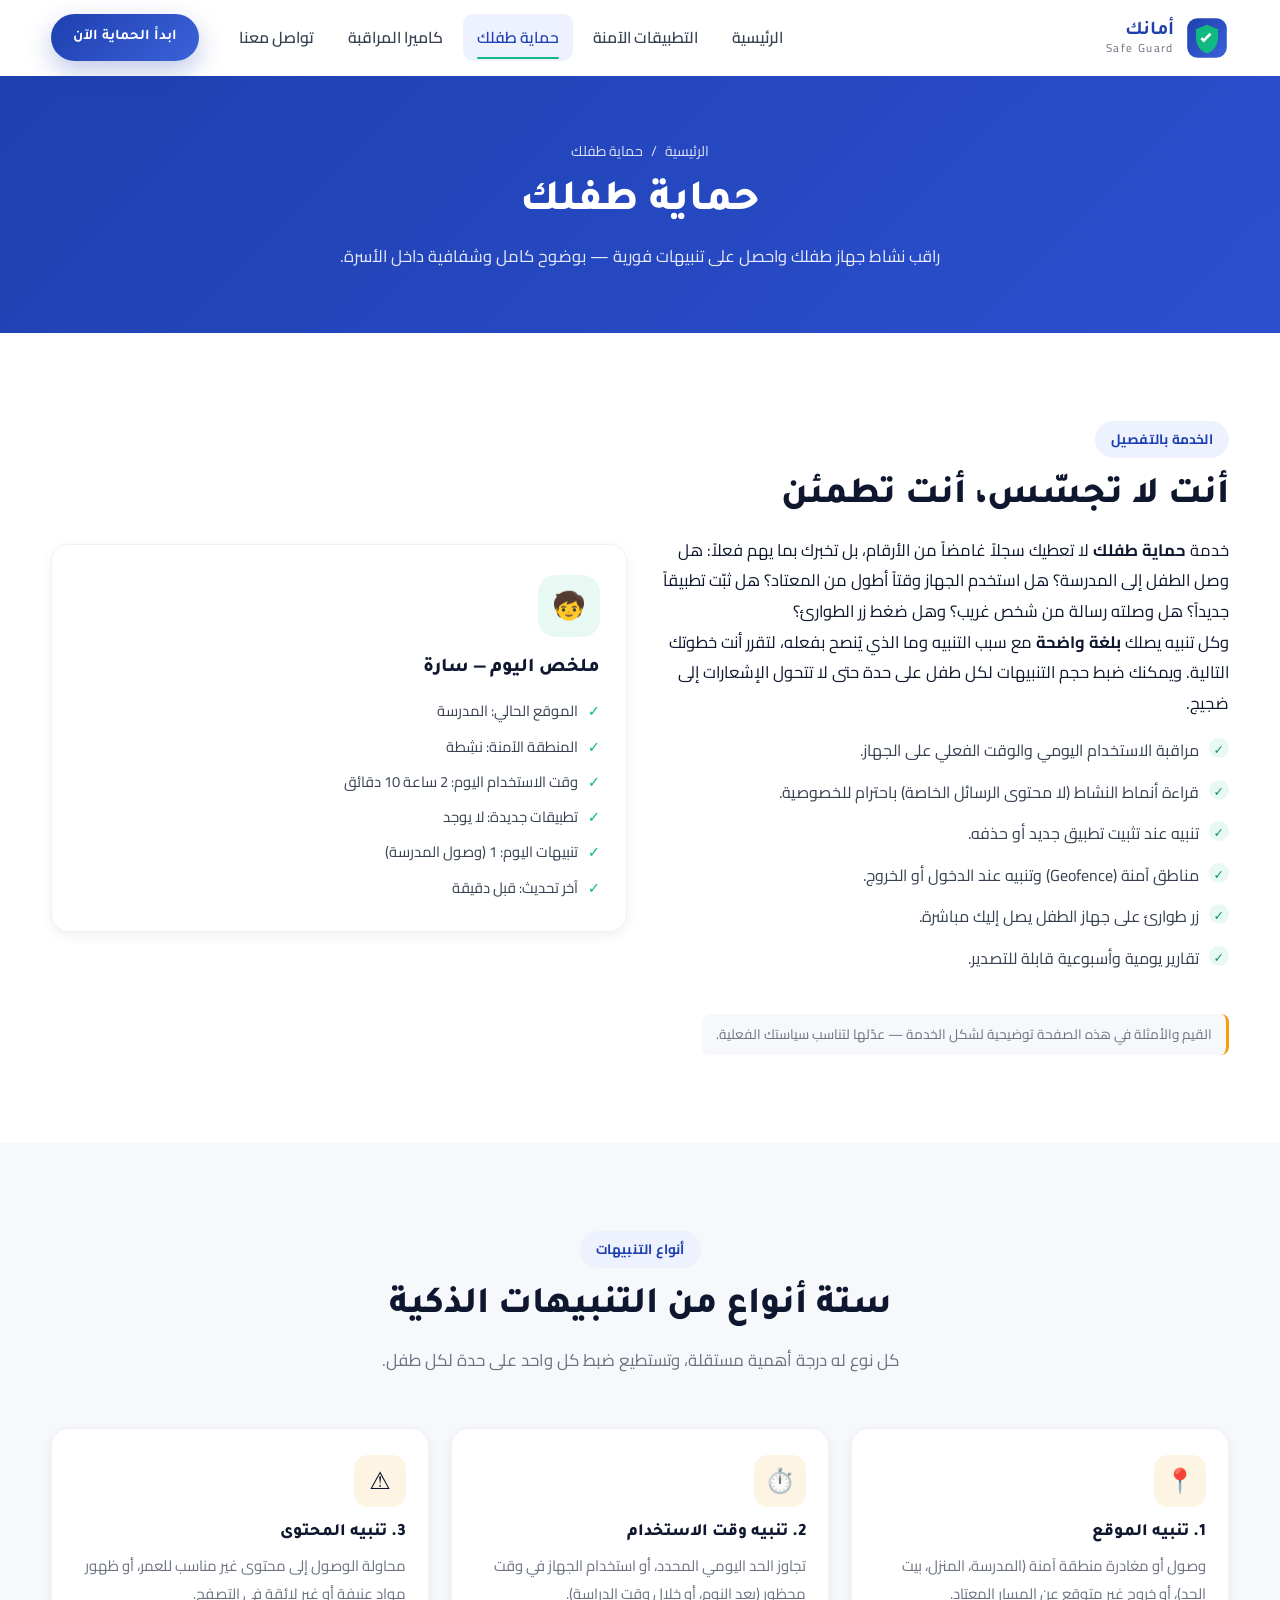
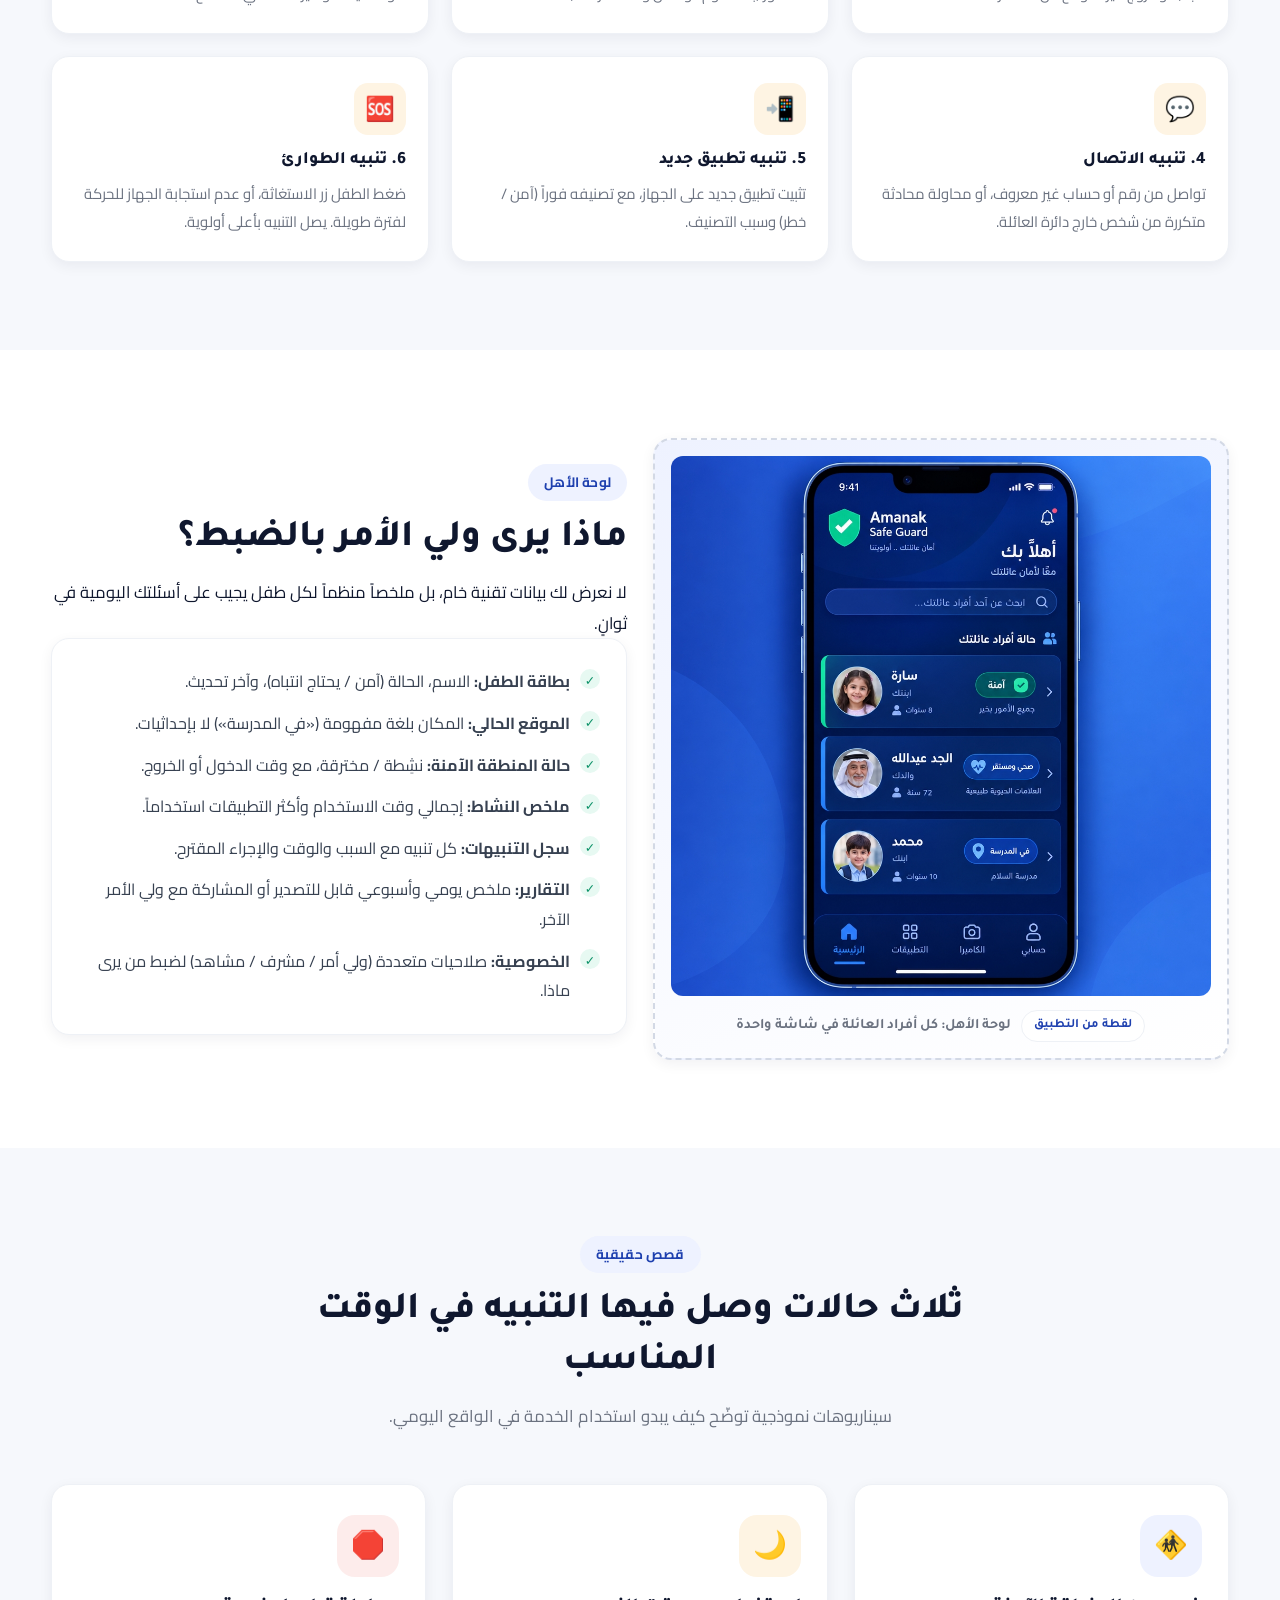
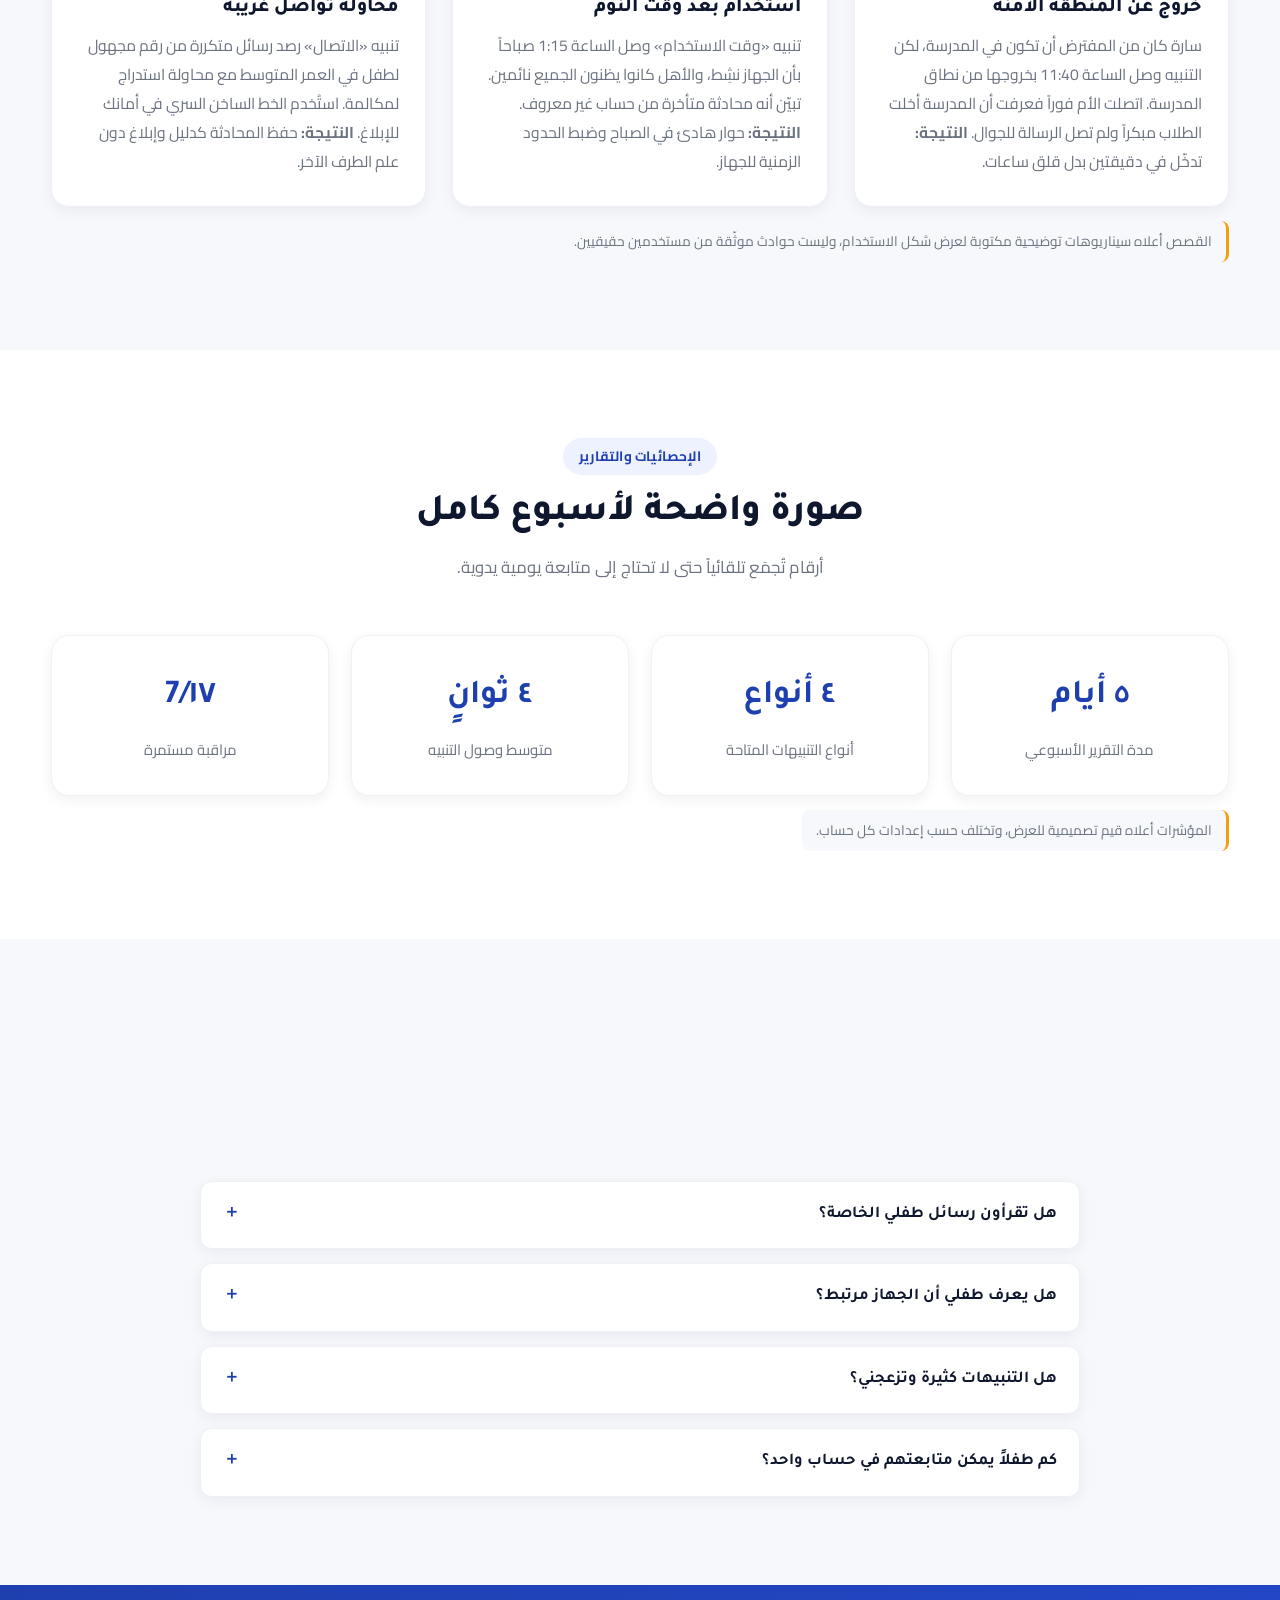
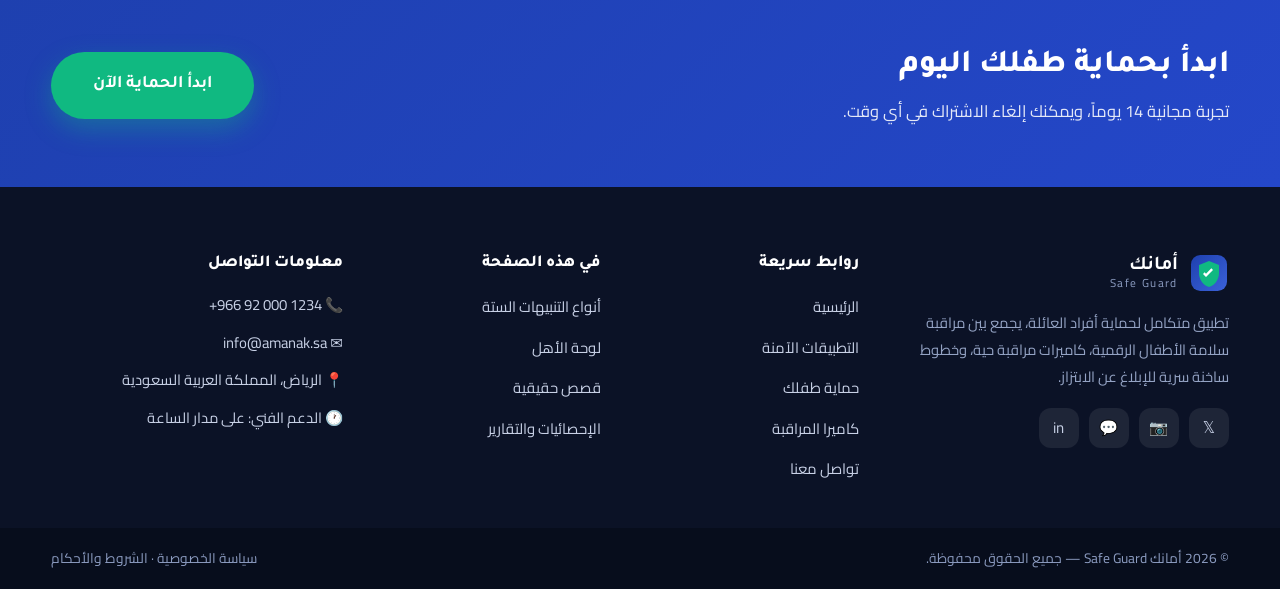
<file: child-monitor.html>
<!DOCTYPE html>
<!-- ============================================================
     أمانك - Safe Guard | حماية طفلك (child-monitor.html)
     ============================================================ -->
<html lang="ar" dir="rtl">
<head>
  <meta charset="UTF-8">
  <meta name="viewport" content="width=device-width, initial-scale=1.0">
  <meta name="description" content="حماية طفلك من أمانك: راقب نشاط جهاز طفلك واحصل على تنبيهات فورية — ستة أنواع من التنبيهات، لوحة أهل واضحة، وتقارير دورية.">
  <title>حماية طفلك | أمانك Safe Guard</title>

  <link rel="preconnect" href="https://fonts.googleapis.com">
  <link rel="preconnect" href="https://fonts.gstatic.com" crossorigin>
  <link href="https://fonts.googleapis.com/css2?family=Cairo:wght@300;400;600;700;800&family=Tajawal:wght@400;500;700;800&display=swap" rel="stylesheet">
  <link rel="icon" type="image/svg+xml" href="images/logo.svg">
  <link rel="stylesheet" href="styles.css">
</head>
<body>

  <div class="loader" id="loader">
    <div class="loader__shield">
      <svg viewBox="0 0 24 24" width="42" height="42" aria-hidden="true">
        <path fill="#10B981" d="M12 1 3 5v6c0 5.55 3.84 10.74 9 12 5.16-1.26 9-6.45 9-12V5l-9-4z"/>
        <path fill="#ffffff" d="m10.6 14.8-2.8-2.8 1.1-1.1 1.7 1.7 4.1-4.1 1.1 1.1-5.2 5.2z"/>
      </svg>
    </div>
    <p class="loader__text">جارٍ تحضير أمانك...</p>
  </div>

  <button class="to-top" id="toTop" aria-label="العودة إلى أعلى الصفحة">&#8593;</button>

  <header class="header" id="header">
    <div class="container header__inner">
      <a href="index.html" class="brand" aria-label="أمانك الصفحة الرئيسية">
        <img src="images/logo.svg" alt="شعار أمانك" class="brand__logo" width="44" height="44">
        <span class="brand__text"><strong>أمانك</strong><small>Safe Guard</small></span>
      </a>

      <nav class="nav" id="nav" aria-label="القائمة الرئيسية">
        <ul class="nav__list">
          <li><a href="index.html" class="nav__link">الرئيسية</a></li>
          <li><a href="app-safety.html" class="nav__link">التطبيقات الآمنة</a></li>
          <li><a href="child-monitor.html" class="nav__link is-active">حماية طفلك</a></li>
          <li><a href="camera.html" class="nav__link">كاميرا المراقبة</a></li>
          <li><a href="index.html#contact" class="nav__link">تواصل معنا</a></li>
        </ul>
        <a href="index.html#contact" class="btn btn--primary btn--sm nav__cta">ابدأ الحماية الآن</a>
      </nav>

      <button class="burger" id="burger" aria-label="فتح القائمة" aria-expanded="false">
        <span></span><span></span><span></span>
      </button>
    </div>
  </header>

  <main>

    <section class="page-head">
      <div class="container reveal">
        <nav class="breadcrumb" aria-label="مسار التنقل">
          <a href="index.html">الرئيسية</a><span>/</span><span>حماية طفلك</span>
        </nav>
        <h1>حماية طفلك</h1>
        <p>راقب نشاط جهاز طفلك واحصل على تنبيهات فورية — بوضوح كامل وشفافية داخل الأسرة.</p>
      </div>
    </section>

    <!-- شرح تفصيلي -->
    <section class="section" id="overview">
      <div class="container grid grid--2 grid--align">
        <div class="reveal">
          <span class="eyebrow">الخدمة بالتفصيل</span>
          <h2 class="section__title">أنت لا تجسّس، أنت تطمئن</h2>
          <p>
            خدمة <strong>حماية طفلك</strong> لا تعطيك سجلاً غامضاً من الأرقام، بل تخبرك بما يهم فعلاً:
            هل وصل الطفل إلى المدرسة؟ هل استخدم الجهاز وقتاً أطول من المعتاد؟ هل ثبّت تطبيقاً جديداً؟
            هل وصلته رسالة من شخص غريب؟ وهل ضغط زر الطوارئ؟
          </p>
          <p>
            وكل تنبيه يصلك <strong>بلغة واضحة</strong> مع سبب التنبيه وما الذي يُنصح بفعله، لتقرر أنت خطوتك التالية.
            ويمكنك ضبط حجم التنبيهات لكل طفل على حدة حتى لا تتحول الإشعارات إلى ضجيج.
          </p>
          <ul class="check-list">
            <li>مراقبة الاستخدام اليومي والوقت الفعلي على الجهاز.</li>
            <li>قراءة أنماط النشاط (لا محتوى الرسائل الخاصة) باحترام للخصوصية.</li>
            <li>تنبيه عند تثبيت تطبيق جديد أو حذفه.</li>
            <li>مناطق آمنة (Geofence) وتنبيه عند الدخول أو الخروج.</li>
            <li>زر طوارئ على جهاز الطفل يصل إليك مباشرة.</li>
            <li>تقارير يومية وأسبوعية قابلة للتصدير.</li>
          </ul>
          <p class="note-line">القيم والأمثلة في هذه الصفحة توضيحية لشكل الخدمة — عدّلها لتناسب سياستك الفعلية.</p>
        </div>

        <div class="service-visual reveal">
          <div class="card card--feature">
            <div class="card__icon card__icon--green">🧒</div>
            <h3>ملخص اليوم — سارة</h3>
            <ul class="card__list">
              <li>الموقع الحالي: المدرسة</li>
              <li>المنطقة الآمنة: نشِطة</li>
              <li>وقت الاستخدام اليوم: 2 ساعة 10 دقائق</li>
              <li>تطبيقات جديدة: لا يوجد</li>
              <li>تنبيهات اليوم: 1 (وصول المدرسة)</li>
              <li>آخر تحديث: قبل دقيقة</li>
            </ul>
          </div>
        </div>
      </div>
    </section>

    <!-- أنواع التنبيهات الستة -->
    <section class="section section--soft" id="alerts">
      <div class="container">
        <div class="section__head reveal">
          <span class="eyebrow">أنواع التنبيهات</span>
          <h2 class="section__title">ستة أنواع من التنبيهات الذكية</h2>
          <p class="section__lead">كل نوع له درجة أهمية مستقلة، وتستطيع ضبط كل واحد على حدة لكل طفل.</p>
        </div>

        <div class="alert-grid">
          <article class="alert-type reveal">
            <div class="alert-type__icon">📍</div>
            <h3>1. تنبيه الموقع</h3>
            <p>وصول أو مغادرة منطقة آمنة (المدرسة، المنزل، بيت الجد)، أو خروج غير متوقع عن المسار المعتاد.</p>
          </article>
          <article class="alert-type reveal">
            <div class="alert-type__icon">⏱️</div>
            <h3>2. تنبيه وقت الاستخدام</h3>
            <p>تجاوز الحد اليومي المحدد، أو استخدام الجهاز في وقت محظور (بعد النوم، أو خلال وقت الدراسة).</p>
          </article>
          <article class="alert-type reveal">
            <div class="alert-type__icon">⚠️</div>
            <h3>3. تنبيه المحتوى</h3>
            <p>محاولة الوصول إلى محتوى غير مناسب للعمر، أو ظهور مواد عنيفة أو غير لائقة في التصفح.</p>
          </article>
          <article class="alert-type reveal">
            <div class="alert-type__icon">💬</div>
            <h3>4. تنبيه الاتصال</h3>
            <p>تواصل من رقم أو حساب غير معروف، أو محاولة محادثة متكررة من شخص خارج دائرة العائلة.</p>
          </article>
          <article class="alert-type reveal">
            <div class="alert-type__icon">📲</div>
            <h3>5. تنبيه تطبيق جديد</h3>
            <p>تثبيت تطبيق جديد على الجهاز، مع تصنيفه فوراً (آمن / خطر) وسبب التصنيف.</p>
          </article>
          <article class="alert-type reveal">
            <div class="alert-type__icon">🆘</div>
            <h3>6. تنبيه الطوارئ</h3>
            <p>ضغط الطفل زر الاستغاثة، أو عدم استجابة الجهاز للحركة لفترة طويلة. يصل التنبيه بأعلى أولوية.</p>
          </article>
        </div>
      </div>
    </section>

    <!-- لوحة الأهل -->
    <section class="section" id="parent-panel">
      <div class="container grid grid--2 grid--align">
        <div class="media-frame reveal">
          <img src="images/dashboard-real.png" alt="لوحة الأهل في تطبيق أمانك — بطاقات أفراد العائلة مع حالة كل فرد" class="reveal" loading="lazy">
          <div class="media-frame__caption">
            <span class="chip">لقطة من التطبيق</span>
            <span>لوحة الأهل: كل أفراد العائلة في شاشة واحدة</span>
          </div>
        </div>

        <div class="reveal">
          <span class="eyebrow">لوحة الأهل</span>
          <h2 class="section__title">ماذا يرى ولي الأمر بالضبط؟</h2>
          <p>لا نعرض لك بيانات تقنية خام، بل ملخصاً منظماً لكل طفل يجيب على أسئلتك اليومية في ثوانٍ.</p>

          <ul class="check-list check-list--boxed">
            <li><strong>بطاقة الطفل:</strong> الاسم، الحالة (آمن / يحتاج انتباه)، وآخر تحديث.</li>
            <li><strong>الموقع الحالي:</strong> المكان بلغة مفهومة («في المدرسة») لا بإحداثيات.</li>
            <li><strong>حالة المنطقة الآمنة:</strong> نشِطة / مخترقة، مع وقت الدخول أو الخروج.</li>
            <li><strong>ملخص النشاط:</strong> إجمالي وقت الاستخدام وأكثر التطبيقات استخداماً.</li>
            <li><strong>سجل التنبيهات:</strong> كل تنبيه مع السبب والوقت والإجراء المقترح.</li>
            <li><strong>التقارير:</strong> ملخص يومي وأسبوعي قابل للتصدير أو المشاركة مع ولي الأمر الآخر.</li>
            <li><strong>الخصوصية:</strong> صلاحيات متعددة (ولي أمر / مشرف / مشاهد) لضبط من يرى ماذا.</li>
          </ul>
        </div>
      </div>
    </section>

    <!-- قصص حقيقية -->
    <section class="section section--soft" id="stories">
      <div class="container">
        <div class="section__head reveal">
          <span class="eyebrow">قصص حقيقية</span>
          <h2 class="section__title">ثلاث حالات وصل فيها التنبيه في الوقت المناسب</h2>
          <p class="section__lead">سيناريوهات نموذجية توضّح كيف يبدو استخدام الخدمة في الواقع اليومي.</p>
        </div>

        <div class="grid grid--3">
          <article class="card card--feature reveal">
            <div class="card__icon card__icon--blue">🚸</div>
            <h3>خروج عن المنطقة الآمنة</h3>
            <p>
              سارة كان من المفترض أن تكون في المدرسة، لكن التنبيه وصل الساعة 11:40 بخروجها من نطاق المدرسة.
              اتصلت الأم فوراً فعرفت أن المدرسة أخلت الطلاب مبكراً ولم تصل الرسالة للجوال.
              <strong>النتيجة:</strong> تدخّل في دقيقتين بدل قلق ساعات.
            </p>
          </article>

          <article class="card card--feature reveal">
            <div class="card__icon card__icon--amber">🌙</div>
            <h3>استخدام بعد وقت النوم</h3>
            <p>
              تنبيه «وقت الاستخدام» وصل الساعة 1:15 صباحاً بأن الجهاز نشِط، والأهل كانوا يظنون الجميع نائمين.
              تبيّن أنه محادثة متأخرة من حساب غير معروف.
              <strong>النتيجة:</strong> حوار هادئ في الصباح وضبط الحدود الزمنية للجهاز.
            </p>
          </article>

          <article class="card card--feature reveal">
            <div class="card__icon card__icon--red">🛑</div>
            <h3>محاولة تواصل غريبة</h3>
            <p>
              تنبيه «الاتصال» رصد رسائل متكررة من رقم مجهول لطفل في العمر المتوسط مع محاولة استدراج لمكالمة.
              استُخدم الخط الساخن السري في أمانك للإبلاغ.
              <strong>النتيجة:</strong> حفظ المحادثة كدليل وإبلاغ دون علم الطرف الآخر.
            </p>
          </article>
        </div>

        <p class="text-center note-line">القصص أعلاه سيناريوهات توضيحية مكتوبة لعرض شكل الاستخدام، وليست حوادث موثّقة من مستخدمين حقيقيين.</p>
      </div>
    </section>

    <!-- التقارير -->
    <section class="section" id="reports">
      <div class="container">
        <div class="section__head reveal">
          <span class="eyebrow">الإحصائيات والتقارير</span>
          <h2 class="section__title">صورة واضحة لأسبوع كامل</h2>
          <p class="section__lead">أرقام تُجمَع تلقائياً حتى لا تحتاج إلى متابعة يومية يدوية.</p>
        </div>

        <div class="stats">
          <div class="stat reveal"><strong data-count="7" data-suffix=" أيام">0</strong><span>مدة التقرير الأسبوعي</span></div>
          <div class="stat reveal"><strong data-count="6" data-suffix=" أنواع">0</strong><span>أنواع التنبيهات المتاحة</span></div>
          <div class="stat reveal"><strong data-count="5" data-suffix=" ثوانٍ">0</strong><span>متوسط وصول التنبيه</span></div>
          <div class="stat reveal"><strong data-count="24" data-suffix="/7">0</strong><span>مراقبة مستمرة</span></div>
        </div>
        <p class="text-center note-line">المؤشرات أعلاه قيم تصميمية للعرض، وتختلف حسب إعدادات كل حساب.</p>
      </div>
    </section>

    <!-- الأسئلة الشائعة -->
    <section class="section section--soft">
      <div class="container">
        <div class="section__head reveal">
          <span class="eyebrow">الأسئلة الشائعة</span>
          <h2 class="section__title">أسئلة الأهل عن حماية الطفل</h2>
        </div>

        <div class="faq reveal">
          <details>
            <summary>هل تقرأون رسائل طفلي الخاصة؟</summary>
            <p>لا. نعرض أنماط النشاط والتنبيهات (مثل تواصل من رقم غير معروف)، لا نصوص المحادثات الخاصة.</p>
          </details>
          <details>
            <summary>هل يعرف طفلي أن الجهاز مرتبط؟</summary>
            <p>نعم، نؤمن بالشفافية داخل الأسرة، ويظهر التطبيق بوضوح ولا يعمل في الخفاء.</p>
          </details>
          <details>
            <summary>هل التنبيهات كثيرة وتزعجني؟</summary>
            <p>يمكنك ضبط كل نوع تنبيه على حدة، واختيار الأوقات التي تصلك فيها الإشعارات لكل طفل.</p>
          </details>
          <details>
            <summary>كم طفلاً يمكن متابعتهم في حساب واحد؟</summary>
            <p>الباقة المميزة تتيح حتى 4 أفراد، والباقة العائلية تتيح عدداً غير محدود.</p>
          </details>
        </div>
      </div>
    </section>

    <section class="cta">
      <div class="container cta__inner reveal">
        <div>
          <h2>ابدأ بحماية طفلك اليوم</h2>
          <p>تجربة مجانية 14 يوماً، ويمكنك إلغاء الاشتراك في أي وقت.</p>
        </div>
        <a href="index.html#contact" class="btn btn--primary btn--lg">ابدأ الحماية الآن</a>
      </div>
    </section>

  </main>

  <footer class="footer">
    <div class="container footer__grid">
      <div class="footer__col">
        <a href="index.html" class="brand brand--footer">
          <img src="images/logo.svg" alt="شعار أمانك" width="40" height="40">
          <span class="brand__text"><strong>أمانك</strong><small>Safe Guard</small></span>
        </a>
        <p class="footer__about">
          تطبيق متكامل لحماية أفراد العائلة، يجمع بين مراقبة سلامة الأطفال الرقمية،
          كاميرات مراقبة حية، وخطوط ساخنة سرية للإبلاغ عن الابتزاز.
        </p>
        <div class="social">
          <a href="#" aria-label="تويتر">𝕏</a>
          <a href="#" aria-label="إنستغرام">📷</a>
          <a href="#" aria-label="واتساب">💬</a>
          <a href="#" aria-label="لينكدإن">in</a>
        </div>
      </div>

      <div class="footer__col">
        <h4>روابط سريعة</h4>
        <ul>
          <li><a href="index.html">الرئيسية</a></li>
          <li><a href="app-safety.html">التطبيقات الآمنة</a></li>
          <li><a href="child-monitor.html">حماية طفلك</a></li>
          <li><a href="camera.html">كاميرا المراقبة</a></li>
          <li><a href="index.html#contact">تواصل معنا</a></li>
        </ul>
      </div>

      <div class="footer__col">
        <h4>في هذه الصفحة</h4>
        <ul>
          <li><a href="#alerts">أنواع التنبيهات الستة</a></li>
          <li><a href="#parent-panel">لوحة الأهل</a></li>
          <li><a href="#stories">قصص حقيقية</a></li>
          <li><a href="#reports">الإحصائيات والتقارير</a></li>
        </ul>
      </div>

      <div class="footer__col">
        <h4>معلومات التواصل</h4>
        <ul class="footer__contact">
          <li>📞 <a href="tel:+966920001234" dir="ltr">+966 92 000 1234</a></li>
          <li>✉️ <a href="mailto:info@amanak.sa">info@amanak.sa</a></li>
          <li>📍 الرياض، المملكة العربية السعودية</li>
          <li>🕐 الدعم الفني: على مدار الساعة</li>
        </ul>
      </div>
    </div>

    <div class="footer__bottom">
      <div class="container">
        <p>© <span id="year">2026</span> أمانك Safe Guard — جميع الحقوق محفوظة.</p>
        <p>سياسة الخصوصية · الشروط والأحكام</p>
      </div>
    </div>
  </footer>

  <script src="script.js"></script>
</body>
</html>
</file>
<file: styles.css>
/* ============================================================
   أمانك - Safe Guard | ملف التنسيق الرئيسي (styles.css)
   RTL عربي كامل · Responsive · بدون أي frameworks
   يحتوي: المتغيرات · الهيدر · Hero · البطاقات · الأقسام الجديدة
   (الشهادات · الإحصائيات · الإطار الوسائطي .media-frame · النافذة المنبثقة)
   ============================================================ */

/* ---------- 1) نظام الألوان والمتغيرات ---------- */
:root {
  --blue: #1E40AF;
  --blue-dark: #17307f;
  --blue-light: #3b62d9;
  --blue-soft: #eef2ff;
  --green: #10B981;
  --green-dark: #0d9268;
  --green-soft: #e7f9f2;
  --amber: #f59e0b;
  --amber-soft: #fef4e3;
  --red: #dc2626;
  --red-soft: #fdeceb;
  --purple: #7c3aed;
  --purple-soft: #f2ecfe;

  --gray-bg: #f6f8fc;
  --gray-100: #eef1f6;
  --gray-300: #d3d9e5;
  --gray-500: #6b7280;
  --gray-700: #374151;
  --ink: #0f172e;
  --white: #ffffff;

  --radius: 18px;
  --radius-sm: 12px;
  --shadow-sm: 0 4px 14px rgba(15, 23, 46, .06);
  --shadow: 0 12px 34px rgba(15, 23, 46, .09);
  --shadow-lg: 0 24px 60px rgba(30, 64, 175, .18);
  --trans: .32s cubic-bezier(.4, 0, .2, 1);

  --font-head: 'Tajawal', 'Cairo', system-ui, sans-serif;
  --font-body: 'Cairo', 'Tajawal', system-ui, sans-serif;
}

/* ---------- 2) إعادة الضبط ---------- */
*, *::before, *::after { box-sizing: border-box; margin: 0; padding: 0; }
html { scroll-behavior: smooth; -webkit-text-size-adjust: 100%; }
body {
  font-family: var(--font-body);
  background: var(--white);
  color: var(--ink);
  line-height: 1.85;
  font-size: 16.5px;
  overflow-x: hidden;
}
img { max-width: 100%; display: block; }
a { color: inherit; text-decoration: none; transition: color var(--trans); }
ul, ol { list-style: none; }
button, input, select, textarea { font-family: inherit; font-size: inherit; }
button { cursor: pointer; border: 0; background: none; color: inherit; }
:focus-visible { outline: 3px solid var(--green); outline-offset: 3px; border-radius: 6px; }
h1, h2, h3, h4 { font-family: var(--font-head); line-height: 1.35; font-weight: 800; }

/* ---------- 3) أدوات مساعدة ---------- */
.container { width: min(1200px, 92%); margin-inline: auto; }
.section { padding: 88px 0; }
.section--soft { background: var(--gray-bg); }
.grid { display: grid; gap: 26px; }
.grid--2 { grid-template-columns: repeat(2, 1fr); }
.grid--3 { grid-template-columns: repeat(3, 1fr); }
.grid--4 { grid-template-columns: repeat(4, 1fr); }
.grid--align { align-items: center; }
.text-center { text-align: center; }
.muted { color: var(--gray-500); }

.section__head { text-align: center; max-width: 740px; margin: 0 auto 52px; }
.section__title { font-size: clamp(1.6rem, 3.4vw, 2.35rem); margin-bottom: 12px; }
.section__lead { color: var(--gray-500); font-size: 1.05rem; }

.eyebrow {
  display: inline-block;
  background: var(--blue-soft);
  color: var(--blue);
  font-weight: 700;
  font-size: .85rem;
  padding: 6px 16px;
  border-radius: 999px;
  margin-bottom: 14px;
  letter-spacing: .2px;
}
.badge {
  display: inline-block;
  background: var(--green-soft);
  color: var(--green-dark);
  font-weight: 700;
  font-size: .9rem;
  padding: 8px 18px;
  border-radius: 999px;
  margin-bottom: 20px;
}
.note-line {
  font-size: .85rem;
  color: var(--gray-500);
  background: var(--gray-bg);
  border-inline-start: 3px solid var(--amber);
  border-radius: 8px;
  padding: 8px 14px;
  display: inline-block;
  margin-top: 14px;
}

/* ---------- 4) الأزرار ---------- */
.btn {
  display: inline-flex; align-items: center; justify-content: center; gap: 8px;
  padding: 14px 30px; border-radius: 999px;
  font-weight: 700; font-family: var(--font-head); font-size: 1rem;
  transition: transform var(--trans), box-shadow var(--trans), background var(--trans), color var(--trans);
  white-space: nowrap;
}
.btn--primary { background: linear-gradient(135deg, var(--blue), var(--blue-light)); color: var(--white); box-shadow: 0 10px 26px rgba(30, 64, 175, .28); }
.btn--primary:hover { transform: translateY(-3px); box-shadow: 0 16px 34px rgba(30, 64, 175, .36); }
.btn--ghost { background: var(--white); color: var(--blue); border: 2px solid var(--gray-300); }
.btn--ghost:hover { border-color: var(--blue); transform: translateY(-3px); background: var(--blue-soft); }
.btn--outline { background: transparent; color: var(--blue); border: 2px solid var(--blue); }
.btn--outline:hover { background: var(--blue); color: var(--white); transform: translateY(-3px); }
.btn--sm { padding: 10px 22px; font-size: .92rem; }
.btn--lg { padding: 17px 42px; font-size: 1.1rem; }
.btn--full { width: 100%; }

/* ---------- 5) شاشة التحميل ---------- */
.loader {
  position: fixed; inset: 0; z-index: 9999; background: var(--white);
  display: flex; flex-direction: column; align-items: center; justify-content: center; gap: 18px;
  transition: opacity .5s ease, visibility .5s ease;
}
.loader.is-hidden { opacity: 0; visibility: hidden; }
.loader__shield {
  width: 82px; height: 82px; display: grid; place-items: center;
  background: var(--blue-soft); border-radius: 50%;
  animation: pulse 1.5s ease-in-out infinite;
}
.loader__text { color: var(--blue); font-weight: 700; font-family: var(--font-head); }
@keyframes pulse {
  0%, 100% { transform: scale(1); box-shadow: 0 0 0 0 rgba(16, 185, 129, .35); }
  50% { transform: scale(1.07); box-shadow: 0 0 0 16px rgba(16, 185, 129, 0); }
}

/* ---------- 6) زر العودة للأعلى ---------- */
.to-top {
  position: fixed; bottom: 26px; inset-inline-start: 26px; z-index: 900;
  width: 48px; height: 48px; border-radius: 50%;
  background: var(--blue); color: var(--white);
  font-size: 1.25rem; font-weight: 700;
  display: grid; place-items: center; box-shadow: var(--shadow);
  opacity: 0; visibility: hidden; transform: translateY(14px);
  transition: all var(--trans);
}
.to-top.is-visible { opacity: 1; visibility: visible; transform: translateY(0); }
.to-top:hover { background: var(--green); transform: translateY(-4px); }

/* ---------- 7) الهيدر والقائمة ---------- */
.header {
  position: sticky; top: 0; z-index: 800;
  background: rgba(255, 255, 255, .94);
  backdrop-filter: blur(12px);
  border-bottom: 1px solid transparent;
  transition: box-shadow var(--trans), border-color var(--trans), transform var(--trans);
}
.header.is-stuck { box-shadow: var(--shadow-sm); border-color: var(--gray-100); }
/* قائمة تنقل ذكية: تختفي عند النزول وتظهر عند الصعود */
.header.is-hidden { transform: translateY(-115%); }

.header__inner { display: flex; align-items: center; justify-content: space-between; gap: 18px; padding: 14px 0; }
.brand { display: flex; align-items: center; gap: 11px; }
.brand__logo { width: 44px; height: 44px; }
.brand__text { display: flex; flex-direction: column; line-height: 1.15; }
.brand__text strong { font-family: var(--font-head); font-size: 1.22rem; color: var(--blue); }
.brand__text small { font-size: .72rem; color: var(--gray-500); letter-spacing: 1.4px; }

.nav { display: flex; align-items: center; gap: 26px; }
.nav__list { display: flex; align-items: center; gap: 6px; }
.nav__link { display: block; padding: 9px 14px; border-radius: 10px; font-weight: 600; color: var(--gray-700); font-size: .98rem; position: relative; }
.nav__link:hover { color: var(--blue); background: var(--blue-soft); }
.nav__link.is-active { color: var(--blue); background: var(--blue-soft); }
.nav__link.is-active::after {
  content: ""; position: absolute; bottom: 2px; inset-inline: 14px;
  height: 2.5px; border-radius: 3px; background: var(--green);
}

.burger {
  display: none; flex-direction: column; gap: 5px;
  width: 46px; height: 46px; align-items: center; justify-content: center;
  border-radius: 12px; background: var(--blue-soft);
}
.burger span { display: block; width: 22px; height: 2.5px; background: var(--blue); border-radius: 3px; transition: transform var(--trans), opacity var(--trans); }
.burger.is-open span:nth-child(1) { transform: translateY(7.5px) rotate(45deg); }
.burger.is-open span:nth-child(2) { opacity: 0; }
.burger.is-open span:nth-child(3) { transform: translateY(-7.5px) rotate(-45deg); }

/* ---------- 8) القسم الرئيسي (Hero) ---------- */
.hero {
  position: relative; overflow: hidden;
  background: linear-gradient(165deg, #f7f9ff 0%, #eef3ff 45%, #ffffff 100%);
  padding: 78px 0 96px;
}
.hero__glow { position: absolute; border-radius: 50%; filter: blur(90px); opacity: .5; }
.hero__glow--one { width: 460px; height: 460px; background: #c7d6ff; top: -140px; inset-inline-start: -110px; }
.hero__glow--two { width: 380px; height: 380px; background: #bff0dd; bottom: -150px; inset-inline-end: -90px; }
.hero__grid { position: relative; display: grid; grid-template-columns: 1.05fr .95fr; gap: 60px; align-items: center; }
.hero__title { font-size: clamp(2rem, 4.6vw, 3.2rem); margin-bottom: 18px; }
.hero__title span { color: var(--blue); }
.hero__subtitle { color: var(--gray-500); font-size: 1.12rem; max-width: 580px; margin-bottom: 30px; }
.hero__actions { display: flex; flex-wrap: wrap; gap: 14px; margin-bottom: 40px; }
.hero__stats { display: flex; flex-wrap: wrap; gap: 34px; }
.hero__stats li { display: flex; flex-direction: column; }
.hero__stats strong { font-family: var(--font-head); font-size: 1.5rem; color: var(--blue); }
.hero__stats span { color: var(--gray-500); font-size: .9rem; }

.hero__visual { display: flex; justify-content: center; }
.phone {
  width: 320px; max-width: 100%; background: #0f172e;
  border-radius: 38px; padding: 12px; box-shadow: var(--shadow-lg);
  animation: float 6s ease-in-out infinite;
}
@keyframes float { 0%, 100% { transform: translateY(0); } 50% { transform: translateY(-14px); } }
.phone__top { width: 92px; height: 6px; background: #2b3550; border-radius: 999px; margin: 4px auto 12px; }
.phone__screen { background: var(--white); border-radius: 28px; padding: 18px 15px; }
.phone__head { display: flex; align-items: center; gap: 8px; margin-bottom: 14px; }
.phone__head p { font-weight: 700; font-family: var(--font-head); font-size: .95rem; }
.phone__time { margin-inline-start: auto; font-size: .75rem; color: var(--gray-500); }
.dot { width: 9px; height: 9px; border-radius: 50%; }
.dot--green { background: var(--green); box-shadow: 0 0 0 4px var(--green-soft); }
.phone__card {
  display: flex; align-items: center; gap: 11px; background: var(--gray-bg);
  border-radius: var(--radius-sm); padding: 12px; margin-bottom: 10px; border: 1px solid var(--gray-100);
}
.phone__card--safe { background: var(--green-soft); border-color: #c9f0e2; }
.phone__card--alert { background: var(--amber-soft); border-color: #fbe3ba; }
.phone__icon { font-size: 1.35rem; }
.phone__card strong { display: block; font-size: .95rem; }
.phone__card small { color: var(--gray-500); font-size: .78rem; }
.tag { margin-inline-start: auto; font-size: .72rem; font-weight: 700; padding: 4px 10px; border-radius: 999px; }
.tag--green { background: var(--green); color: #fff; }
.tag--blue { background: var(--blue); color: #fff; }
.tag--amber { background: var(--amber); color: #fff; }
.phone__bar {
  display: flex; align-items: center; gap: 8px; background: var(--blue); color: #fff;
  border-radius: var(--radius-sm); padding: 11px 14px; font-size: .86rem; margin-top: 6px;
}

/* ---------- 9) البطاقات ---------- */
.card {
  background: var(--white); border: 1px solid var(--gray-100);
  border-radius: var(--radius); padding: 30px 26px; box-shadow: var(--shadow-sm);
  transition: transform var(--trans), box-shadow var(--trans), border-color var(--trans);
}
.card:hover { transform: translateY(-7px); box-shadow: var(--shadow); border-color: var(--blue-soft); }
.card h3 { font-size: 1.22rem; margin-bottom: 10px; }
.card p { color: var(--gray-500); font-size: .98rem; }
.card--feature .card__icon {
  width: 62px; height: 62px; border-radius: 18px;
  display: grid; place-items: center; font-size: 1.7rem; margin-bottom: 18px;
}
.card--link { display: flex; flex-direction: column; }
.card--link .card__go { margin-top: auto; padding-top: 18px; color: var(--blue); font-weight: 700; font-size: .92rem; }
.card--link:hover .card__go { color: var(--green-dark); }
.card__icon--blue { background: var(--blue-soft); }
.card__icon--green { background: var(--green-soft); }
.card__icon--amber { background: var(--amber-soft); }
.card__icon--purple { background: var(--purple-soft); }
.card__icon--red { background: var(--red-soft); }
.card__list { margin-top: 16px; display: grid; gap: 8px; }
.card__list li { position: relative; padding-inline-start: 22px; font-size: .92rem; color: var(--gray-700); }
.card__list li::before { content: "✓"; position: absolute; inset-inline-start: 0; top: 0; color: var(--green); font-weight: 800; }

/* ---------- 10) الإطارات الوسائطية (الصور الحقيقية) ---------- */
.media-frame {
  border: 2px dashed var(--gray-300);
  border-radius: var(--radius);
  background: linear-gradient(160deg, var(--blue-soft), var(--white));
  padding: 16px;
  box-shadow: var(--shadow-sm);
  transition: border-color var(--trans), box-shadow var(--trans), transform var(--trans);
}
.media-frame:hover { border-color: var(--blue); box-shadow: var(--shadow); }
.media-frame--dark { background: linear-gradient(160deg, #0f172e, #1b2a4d); }
.media-frame--wide { max-width: 980px; margin-inline: auto; }
.media-frame img { border-radius: var(--radius-sm); width: 100%; height: auto; display: block; }
.media-frame__caption {
  display: flex; align-items: center; gap: 10px; justify-content: center;
  margin-top: 14px; font-size: .9rem; color: var(--gray-500);
  font-family: var(--font-head); font-weight: 600;
}
.media-frame__caption .chip {
  background: var(--white); color: var(--blue); border: 1px solid var(--gray-100);
  padding: 3px 12px; border-radius: 999px; font-size: .8rem;
}
.media-slot {
  min-height: 260px; border: 2px dashed var(--gray-300); border-radius: var(--radius-sm);
  display: grid; place-items: center; text-align: center; gap: 8px;
  padding: 26px; color: var(--gray-500); background: #fcfdff;
}
.media-slot__icon { font-size: 2.2rem; }
.media-slot code { background: var(--blue-soft); color: var(--blue); padding: 2px 8px; border-radius: 6px; font-size: .85rem; }

/* ---------- 11) قسم كيف تحميك أمانك ---------- */
.steps { display: flex; align-items: stretch; justify-content: center; gap: 10px; flex-wrap: wrap; }
.step {
  position: relative; flex: 1 1 250px; background: var(--white);
  border: 1px solid var(--gray-100); border-radius: var(--radius);
  padding: 34px 24px; text-align: center; box-shadow: var(--shadow-sm);
  transition: transform var(--trans), box-shadow var(--trans);
}
.step:hover { transform: translateY(-8px); box-shadow: var(--shadow); }
.step__num {
  position: absolute; top: -18px; inset-inline-start: 50%; transform: translateX(50%);
  width: 44px; height: 44px; border-radius: 50%;
  background: linear-gradient(135deg, var(--blue), var(--blue-light));
  color: #fff; font-family: var(--font-head); font-weight: 800;
  display: grid; place-items: center; box-shadow: 0 8px 18px rgba(30, 64, 175, .3);
}
.step__icon { font-size: 2.2rem; margin: 12px 0 10px; }
.step h3 { font-size: 1.15rem; margin-bottom: 8px; }
.step p { color: var(--gray-500); font-size: .95rem; }
.step__line { flex: 0 0 40px; align-self: center; height: 3px; background: repeating-linear-gradient(90deg, var(--gray-300) 0 8px, transparent 8px 16px); }

/* ---------- 12) قسم الإحصائيات المتحركة ---------- */
.section--stats { background: linear-gradient(135deg, var(--blue), #2447c9); color: #fff; }
.section--stats .section__title { color: #fff; }
.section--stats .section__lead { color: #d9e2ff; }
.section--stats .eyebrow { background: rgba(255, 255, 255, .14); color: #fff; }
.stats-row { display: grid; grid-template-columns: repeat(4, 1fr); gap: 22px; text-align: center; }
.stat-card {
  background: rgba(255, 255, 255, .08);
  border: 1px solid rgba(255, 255, 255, .16);
  border-radius: var(--radius);
  padding: 34px 16px;
  backdrop-filter: blur(6px);
  transition: transform var(--trans), background var(--trans);
}
.stat-card:hover { transform: translateY(-7px); background: rgba(255, 255, 255, .14); }
.stat-number {
  display: block; font-family: var(--font-head); font-weight: 800;
  font-size: clamp(1.9rem, 3.6vw, 2.6rem); color: #fff; line-height: 1.2;
}
.stat-label { color: #cddaff; font-size: .95rem; }

/* ---------- 13) شهادات العملاء ---------- */
.section--testimonials { background: var(--gray-bg); }
.testimonial-card {
  background: var(--white); border: 1px solid var(--gray-100);
  border-radius: var(--radius); padding: 30px 26px; box-shadow: var(--shadow-sm);
  display: flex; flex-direction: column;
  transition: transform var(--trans), box-shadow var(--trans), border-color var(--trans);
}
.testimonial-card:hover { transform: translateY(-7px); box-shadow: var(--shadow); border-color: var(--blue-soft); }
.testimonial-card__stars { color: var(--amber); font-size: 1.1rem; letter-spacing: 3px; margin-bottom: 14px; }
.testimonial-card__text { font-size: 1rem; color: var(--gray-700); flex: 1; margin-bottom: 20px; }
.testimonial-card__person { display: flex; align-items: center; gap: 12px; border-top: 1px solid var(--gray-100); padding-top: 16px; }
.avatar {
  width: 46px; height: 46px; border-radius: 50%; flex: 0 0 46px;
  background: linear-gradient(135deg, var(--blue), var(--blue-light));
  color: #fff; font-weight: 800; font-family: var(--font-head);
  display: grid; place-items: center; font-size: 1.1rem;
}
.testimonial-card__person strong { display: block; font-size: .98rem; }
.testimonial-card__person small { color: var(--gray-500); font-size: .82rem; }

/* ---------- 14) الجداول المقارنة ---------- */
.table-wrap { overflow-x: auto; border-radius: var(--radius); box-shadow: var(--shadow-sm); border: 1px solid var(--gray-100); }
.compare-table { width: 100%; border-collapse: collapse; background: var(--white); min-width: 620px; }
.compare-table th, .compare-table td { padding: 15px 18px; text-align: start; border-bottom: 1px solid var(--gray-100); font-size: .95rem; }
.compare-table thead th { background: var(--blue-soft); color: var(--blue); font-family: var(--font-head); font-size: .98rem; }
.compare-table tbody tr:hover { background: #fcfdff; }
.row-safe td:first-child { color: var(--green-dark); font-weight: 700; }
.row-danger td:first-child { color: var(--red); font-weight: 700; }
.pill { display: inline-block; padding: 3px 12px; border-radius: 999px; font-size: .8rem; font-weight: 700; }
.pill--safe { background: var(--green-soft); color: var(--green-dark); }
.pill--danger { background: var(--red-soft); color: var(--red); }

/* ---------- 15) قوائم التحقق والتنبيهات ---------- */
.check-list { display: grid; gap: 12px; margin: 18px 0 26px; }
.check-list li { position: relative; padding-inline-start: 30px; color: var(--gray-700); font-size: 1rem; }
.check-list li::before {
  content: "✓"; position: absolute; inset-inline-start: 0; top: 2px;
  width: 20px; height: 20px; border-radius: 50%;
  background: var(--green-soft); color: var(--green-dark);
  font-size: .78rem; font-weight: 800; display: grid; place-items: center;
}
.check-list--boxed { background: var(--white); border: 1px solid var(--gray-100); border-radius: var(--radius); padding: 28px 26px; box-shadow: var(--shadow-sm); margin: 0; }
.check-list--danger li::before { content: "!"; background: var(--red-soft); color: var(--red); }

.quote-box { background: linear-gradient(160deg, var(--blue), #2748c8); color: #fff; border-radius: var(--radius); padding: 36px 30px; box-shadow: var(--shadow); }
.quote-box h3 { font-size: 1.3rem; margin-bottom: 14px; }
.quote-box .check-list li { color: #e6ecff; }
.quote-box .check-list li::before { background: rgba(255, 255, 255, .18); color: #fff; }

.alert-grid { display: grid; grid-template-columns: repeat(3, 1fr); gap: 22px; }
.alert-type {
  background: var(--white); border: 1px solid var(--gray-100); border-radius: var(--radius);
  padding: 26px 22px; box-shadow: var(--shadow-sm);
  transition: transform var(--trans), box-shadow var(--trans);
}
.alert-type:hover { transform: translateY(-6px); box-shadow: var(--shadow); }
.alert-type__icon { width: 52px; height: 52px; border-radius: 14px; display: grid; place-items: center; font-size: 1.5rem; background: var(--amber-soft); margin-bottom: 14px; }
.alert-type h3 { font-size: 1.08rem; margin-bottom: 8px; }
.alert-type p { color: var(--gray-500); font-size: .93rem; }

/* ---------- 16) الأسئلة الشائعة ---------- */
.faq { max-width: 880px; margin: 0 auto; display: grid; gap: 14px; }
.faq details {
  background: var(--white); border: 1px solid var(--gray-100);
  border-radius: var(--radius-sm); padding: 18px 22px; box-shadow: var(--shadow-sm);
  transition: box-shadow var(--trans), border-color var(--trans);
}
.faq details[open] { border-color: var(--blue-soft); box-shadow: var(--shadow); }
.faq summary { cursor: pointer; font-weight: 700; font-family: var(--font-head); list-style: none; display: flex; justify-content: space-between; gap: 12px; }
.faq summary::-webkit-details-marker { display: none; }
.faq summary::after { content: "＋"; color: var(--blue); font-weight: 800; }
.faq details[open] summary::after { content: "－"; }
.faq details p { margin-top: 12px; color: var(--gray-500); font-size: .97rem; }

/* ---------- 17) النموذج ---------- */
.form-card { background: var(--white); border: 1px solid var(--gray-100); border-radius: var(--radius); padding: 34px 30px; box-shadow: var(--shadow); }
.form-card h3 { font-size: 1.35rem; margin-bottom: 6px; }
.form-card__hint { color: var(--gray-500); font-size: .88rem; margin-bottom: 20px; }
.field { margin-bottom: 16px; }
.field label { display: block; font-weight: 600; font-size: .93rem; margin-bottom: 7px; }
.field input, .field select, .field textarea {
  width: 100%; padding: 13px 16px; border: 1.5px solid var(--gray-300);
  border-radius: var(--radius-sm); background: #fcfdff; color: var(--ink);
  transition: border-color var(--trans), box-shadow var(--trans);
}
.field input:focus, .field select:focus, .field textarea:focus { outline: none; border-color: var(--blue); box-shadow: 0 0 0 4px rgba(30, 64, 175, .1); }
.field textarea { resize: vertical; min-height: 120px; }
.field.has-error input, .field.has-error select, .field.has-error textarea { border-color: var(--red); }
.error { display: block; color: var(--red); font-size: .82rem; margin-top: 5px; min-height: 16px; }
.field-row { display: grid; grid-template-columns: 1fr 1fr; gap: 16px; }
.form-success {
  margin-top: 14px; padding: 13px 16px; background: var(--green-soft); color: var(--green-dark);
  border: 1px solid #bdeedd; border-radius: var(--radius-sm); font-size: .93rem; font-weight: 600;
}
.form-contact-line { margin-top: 22px; padding-top: 18px; border-top: 1px solid var(--gray-100); font-size: .9rem; color: var(--gray-500); display: grid; gap: 6px; }
.form-contact-line a { color: var(--blue); font-weight: 600; }

/* ---------- 18) النافذة المنبثقة (Modal) ---------- */
.modal {
  position: fixed; inset: 0; z-index: 1000;
  display: grid; place-items: center; padding: 20px;
  background: rgba(9, 16, 36, .62);
  backdrop-filter: blur(4px);
  opacity: 0; visibility: hidden;
  transition: opacity var(--trans), visibility var(--trans);
}
.modal.is-open { opacity: 1; visibility: visible; }
.modal__dialog {
  position: relative; width: min(520px, 100%);
  background: var(--white); border-radius: var(--radius);
  padding: 38px 30px 30px; box-shadow: var(--shadow-lg);
  text-align: center;
  transform: translateY(22px) scale(.97);
  transition: transform var(--trans);
}
.modal.is-open .modal__dialog { transform: translateY(0) scale(1); }
.modal__close {
  position: absolute; top: 12px; inset-inline-end: 12px;
  width: 38px; height: 38px; border-radius: 50%;
  background: var(--gray-bg); color: var(--gray-700);
  font-size: 1.15rem; font-weight: 700; display: grid; place-items: center;
  transition: background var(--trans), color var(--trans), transform var(--trans);
}
.modal__close:hover { background: var(--red-soft); color: var(--red); transform: rotate(90deg); }
.modal__badge { display: inline-block; background: var(--amber-soft); color: #92400e; font-weight: 700; font-size: .82rem; padding: 6px 16px; border-radius: 999px; margin-bottom: 16px; }
.modal__title { font-size: 1.5rem; margin-bottom: 10px; }
.modal__text { color: var(--gray-500); font-size: .98rem; margin-bottom: 18px; }
.modal__price { font-family: var(--font-head); margin-bottom: 18px; }
.modal__price s { color: var(--gray-500); font-size: 1.1rem; margin-inline-end: 10px; }
.modal__price strong { font-size: 2.2rem; color: var(--blue); }
.modal__list { display: grid; gap: 9px; text-align: start; background: var(--gray-bg); border-radius: var(--radius-sm); padding: 18px 20px; margin-bottom: 22px; }
.modal__list li { position: relative; padding-inline-start: 24px; font-size: .93rem; color: var(--gray-700); }
.modal__list li::before { content: "✓"; position: absolute; inset-inline-start: 0; color: var(--green); font-weight: 800; }
.modal__actions { display: grid; gap: 10px; }
.modal__note { font-size: .8rem; color: var(--gray-500); margin-top: 12px; }

/* ---------- 19) دعوة للعمل (CTA) ---------- */
.cta { background: linear-gradient(135deg, var(--blue), #2447c9); color: #fff; padding: 60px 0; }
.cta__inner { display: flex; align-items: center; justify-content: space-between; gap: 30px; flex-wrap: wrap; }
.cta h2 { font-size: clamp(1.4rem, 3vw, 2rem); margin-bottom: 8px; }
.cta p { opacity: .88; }
.cta .btn--primary { background: var(--green); box-shadow: 0 10px 26px rgba(16, 185, 129, .35); }
.cta .btn--primary:hover { box-shadow: 0 16px 34px rgba(16, 185, 129, .45); }

/* ---------- 20) الفوتر ---------- */
.footer { background: #0b1226; color: #c8d1e6; padding: 66px 0 0; }
.footer__grid { display: grid; grid-template-columns: 1.5fr 1fr 1fr 1.3fr; gap: 34px; padding-bottom: 44px; }
.brand--footer .brand__text strong { color: #fff; }
.brand--footer .brand__text small { color: #8b9bc0; }
.footer__about { margin: 16px 0 18px; font-size: .92rem; color: #94a3c4; }
.footer__col h4 { color: #fff; font-size: 1.05rem; margin-bottom: 16px; }
.footer__col ul { display: grid; gap: 10px; }
.footer__col a { font-size: .93rem; color: #c8d1e6; }
.footer__col a:hover { color: var(--green); }
.footer__contact li { font-size: .92rem; }
.social { display: flex; gap: 10px; }
.social a { width: 40px; height: 40px; border-radius: 12px; background: rgba(255, 255, 255, .08); display: grid; place-items: center; font-size: .95rem; transition: background var(--trans), transform var(--trans); }
.social a:hover { background: var(--green); color: #fff; transform: translateY(-3px); }
.footer__bottom { background: #070d1c; padding: 18px 0; }
.footer__bottom .container { display: flex; align-items: center; justify-content: space-between; gap: 14px; flex-wrap: wrap; font-size: .86rem; color: #8b9bc0; }

/* ---------- 21) ترويسة الصفحات الداخلية ---------- */
.page-head { background: linear-gradient(135deg, var(--blue), #2c4fd0); color: #fff; padding: 62px 0; text-align: center; }
.page-head h1 { font-size: clamp(1.8rem, 4vw, 2.7rem); margin: 10px 0 8px; }
.page-head p { opacity: .9; max-width: 700px; margin-inline: auto; }
.breadcrumb { font-size: .88rem; opacity: .85; display: flex; gap: 8px; justify-content: center; flex-wrap: wrap; }
.breadcrumb a:hover { color: var(--green); }

/* ---------- 22) الأرقام والعناصر الصغيرة ---------- */
.stats { display: grid; grid-template-columns: repeat(4, 1fr); gap: 22px; text-align: center; }
.stat { background: var(--white); border: 1px solid var(--gray-100); border-radius: var(--radius); padding: 30px 16px; box-shadow: var(--shadow-sm); }
.stat strong { display: block; font-family: var(--font-head); font-size: 2.1rem; color: var(--blue); margin-bottom: 6px; }
.stat span { color: var(--gray-500); font-size: .93rem; }
.pill-list { display: flex; flex-wrap: wrap; gap: 8px; margin-top: 12px; }
.pill-list span { background: var(--gray-bg); border: 1px solid var(--gray-100); color: var(--gray-700); font-size: .85rem; padding: 5px 14px; border-radius: 999px; }

/* ---------- 23) الحركات عند التمرير ---------- */
.reveal { opacity: 0; transform: translateY(26px); transition: opacity .7s ease, transform .7s ease; }
.reveal.is-visible { opacity: 1; transform: translateY(0); }
/* صور تظهر بأنيميشن fade-in + scale */
img.reveal { opacity: 0; transform: scale(.96); transition: opacity .8s ease, transform .8s ease; }
img.reveal.is-visible { opacity: 1; transform: scale(1); }

/* ---------- 24) Responsive ---------- */
@media (max-width: 1024px) {
  .grid--4 { grid-template-columns: repeat(2, 1fr); }
  .alert-grid { grid-template-columns: repeat(2, 1fr); }
  .hero__grid { grid-template-columns: 1fr; gap: 46px; }
  .hero__visual { order: -1; }
  .footer__grid { grid-template-columns: repeat(2, 1fr); }
}
@media (max-width: 860px) {
  .section { padding: 66px 0; }
  .grid--3 { grid-template-columns: repeat(2, 1fr); }
  .stats, .stats-row { grid-template-columns: repeat(2, 1fr); }
  .step__line { display: none; }
  .burger { display: flex; }
  .nav {
    position: fixed; inset: 74px 0 auto 0; background: var(--white);
    flex-direction: column; align-items: stretch; gap: 12px;
    padding: 22px 6% 30px; box-shadow: var(--shadow);
    border-radius: 0 0 var(--radius) var(--radius);
    transform: translateY(-16px); opacity: 0; visibility: hidden;
    transition: opacity var(--trans), transform var(--trans), visibility var(--trans);
    max-height: calc(100vh - 74px); overflow-y: auto;
  }
  .nav.is-open { opacity: 1; visibility: visible; transform: translateY(0); }
  .nav__list { flex-direction: column; align-items: stretch; gap: 4px; }
  .nav__link { padding: 13px 16px; font-size: 1rem; }
  .nav__cta { margin-top: 8px; }
}
@media (max-width: 640px) {
  body { font-size: 16px; }
  .grid--2, .grid--3, .grid--4, .alert-grid { grid-template-columns: 1fr; }
  .field-row { grid-template-columns: 1fr; }
  .hero { padding: 46px 0 66px; }
  .hero__stats { gap: 22px; }
  .hero__actions { flex-direction: column; align-items: stretch; }
  .hero__actions .btn { width: 100%; }
  .cta__inner { flex-direction: column; text-align: center; }
  .cta__inner .btn { width: 100%; }
  .footer__grid { grid-template-columns: 1fr; }
  .footer__bottom .container { flex-direction: column; text-align: center; }
  .stats, .stats-row { grid-template-columns: 1fr; }
  .to-top { bottom: 18px; inset-inline-start: 18px; }
  .phone { width: 100%; }
  .modal__dialog { padding: 32px 20px 24px; }
}

/* ---------- 25) احترام تقليل الحركة ---------- */
@media (prefers-reduced-motion: reduce) {
  *, *::before, *::after { animation: none !important; transition: none !important; }
  .reveal, img.reveal { opacity: 1; transform: none; }
}
</file>
